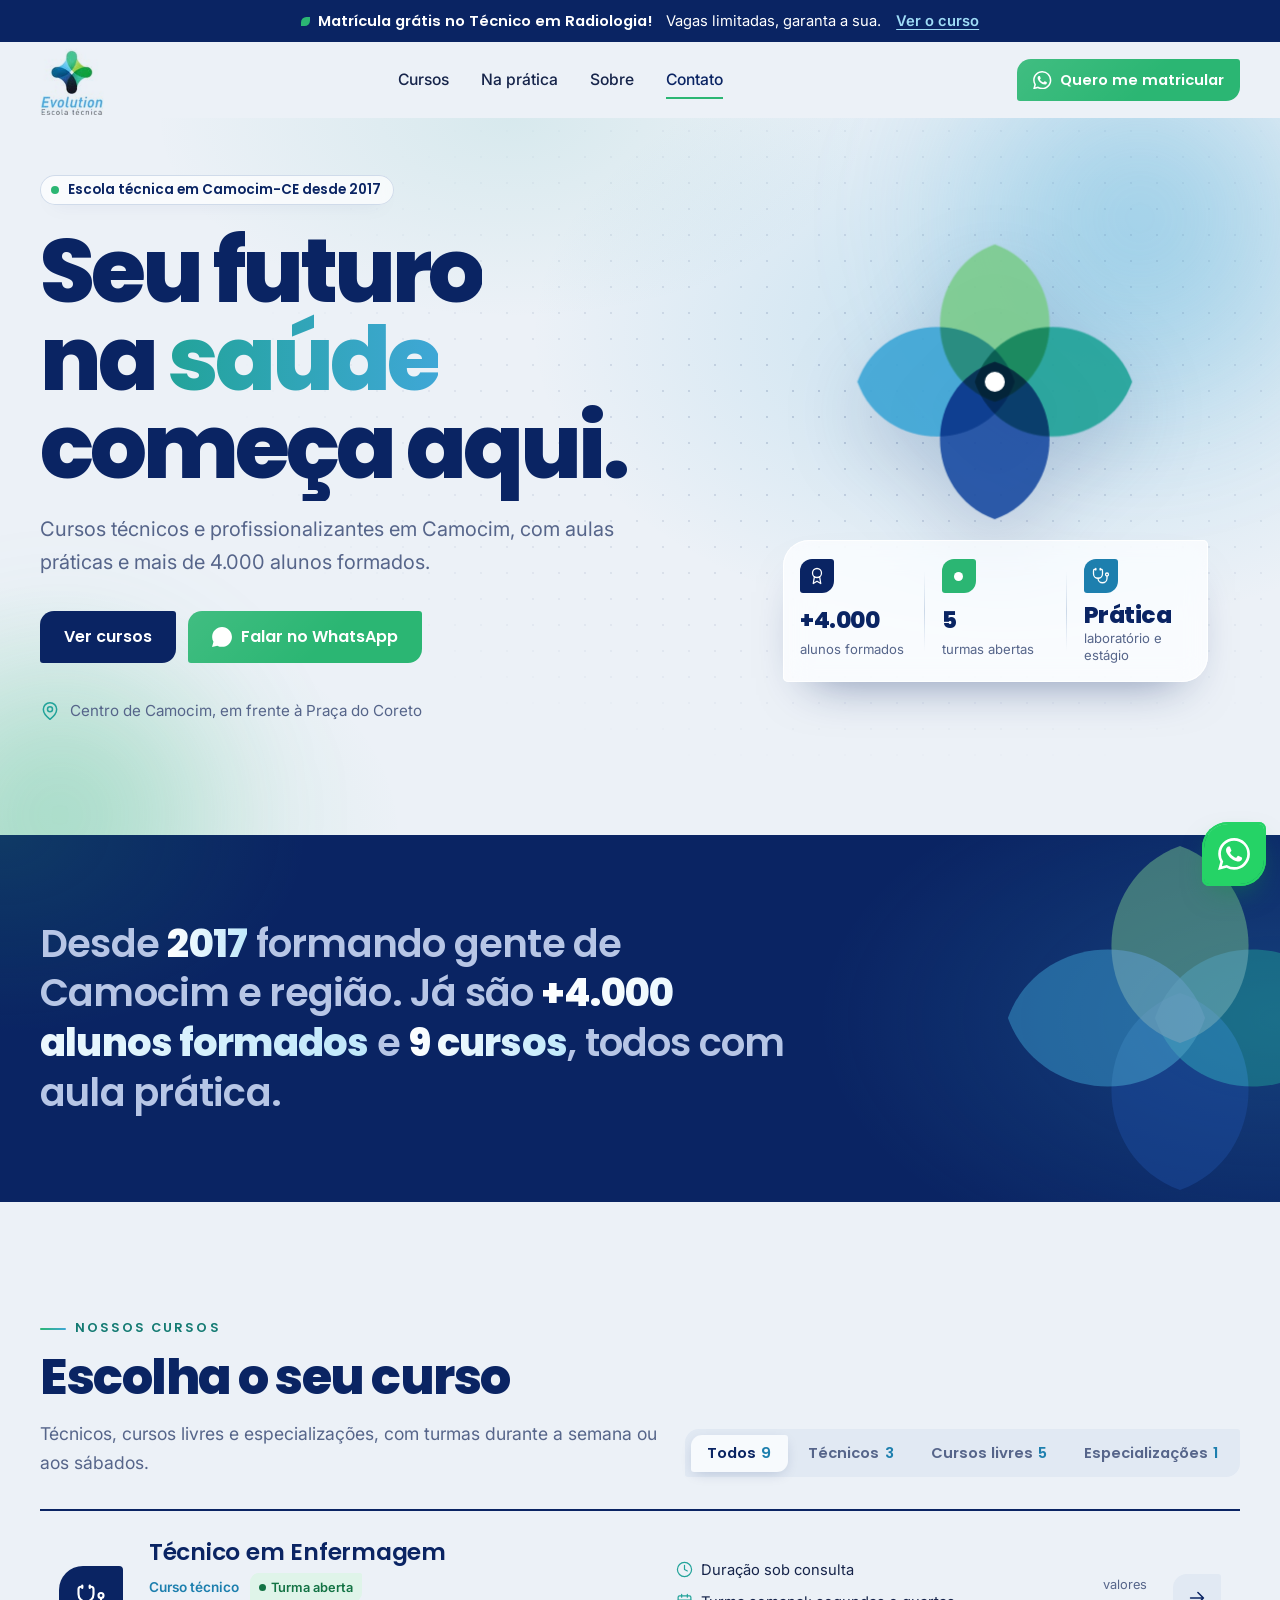
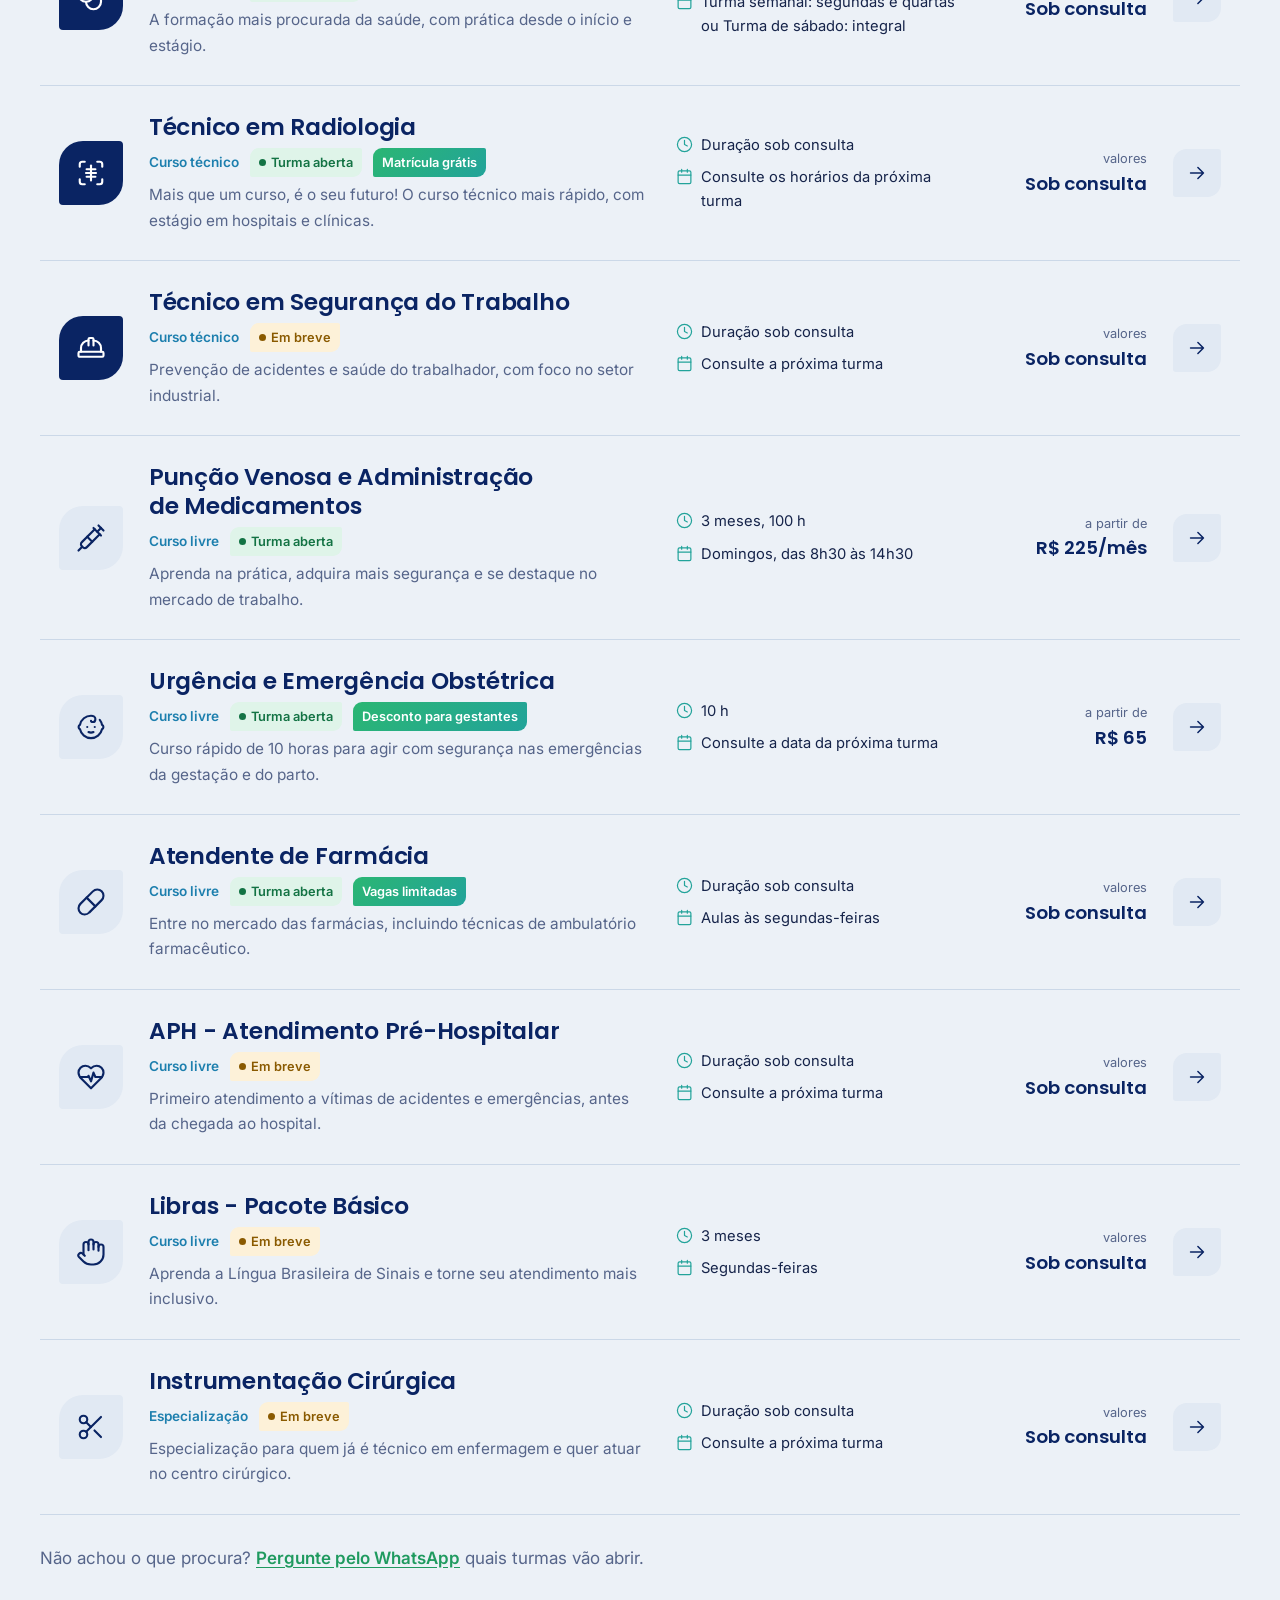
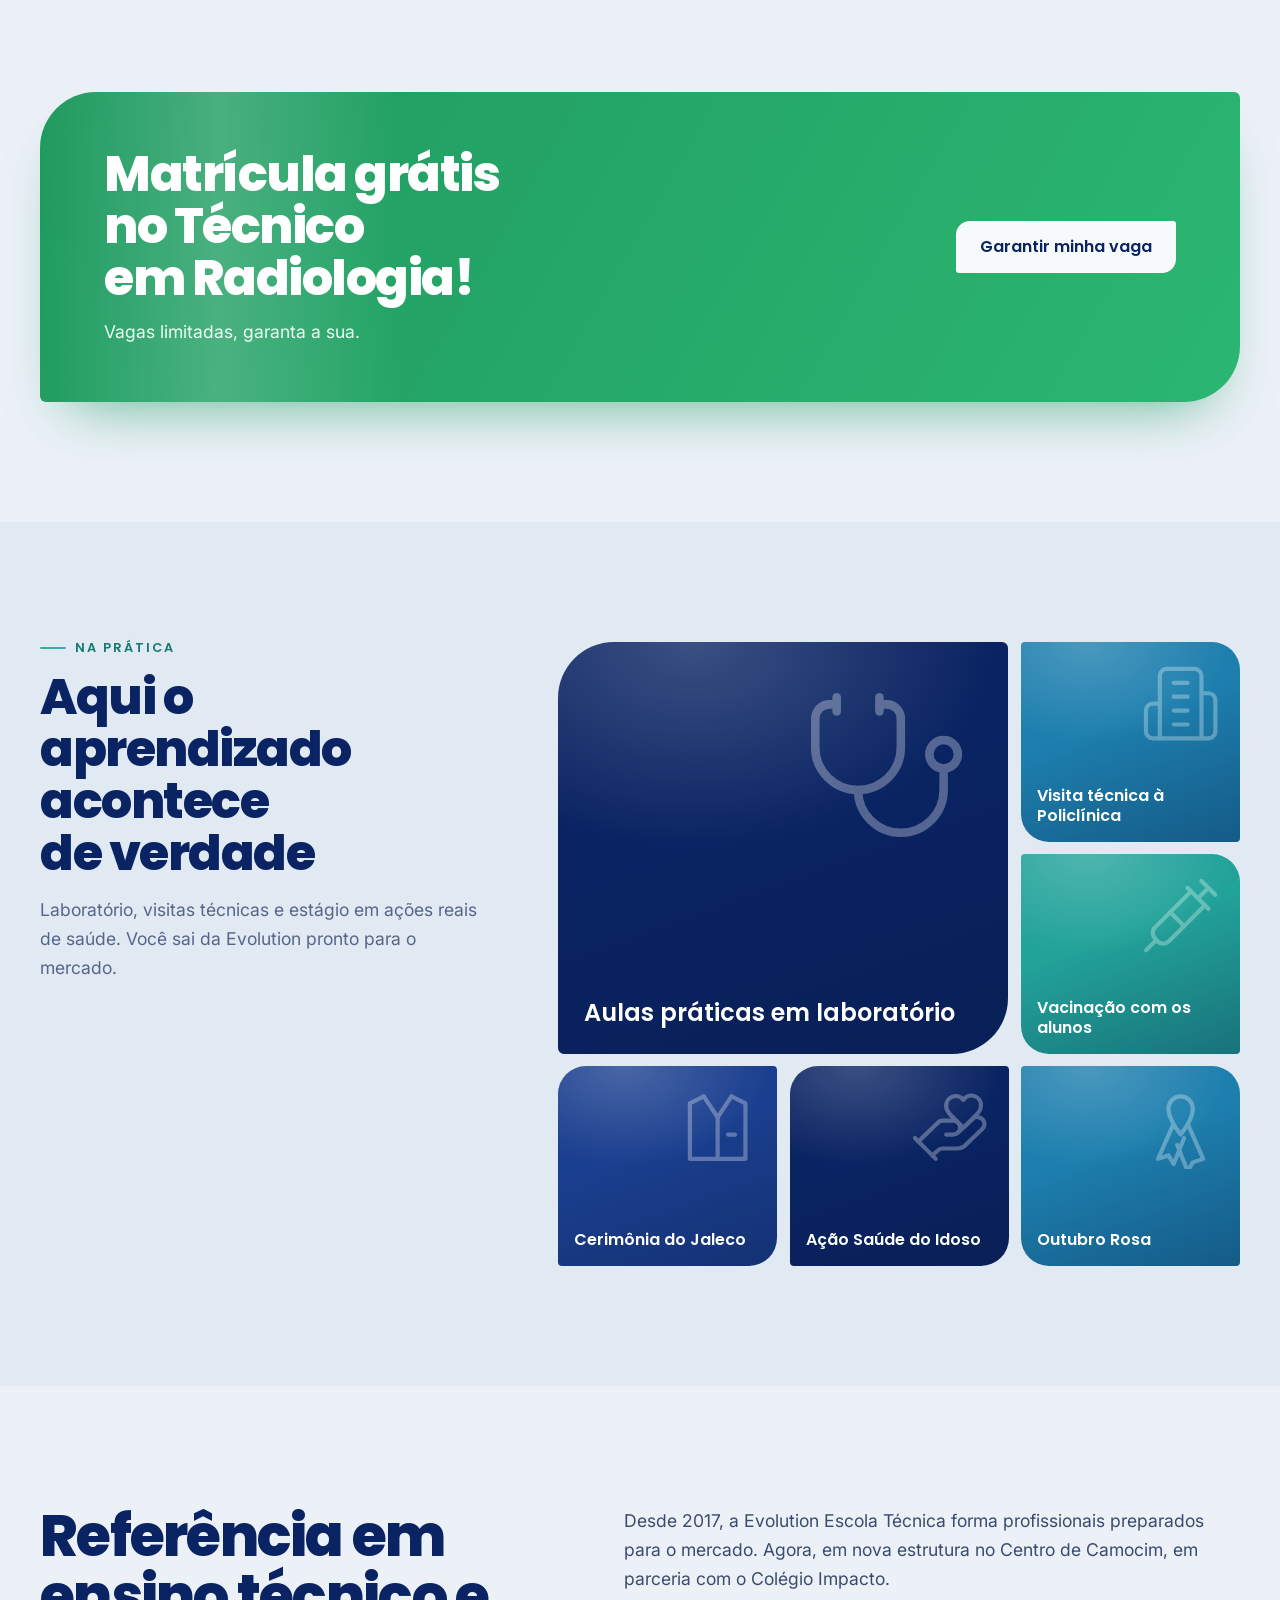
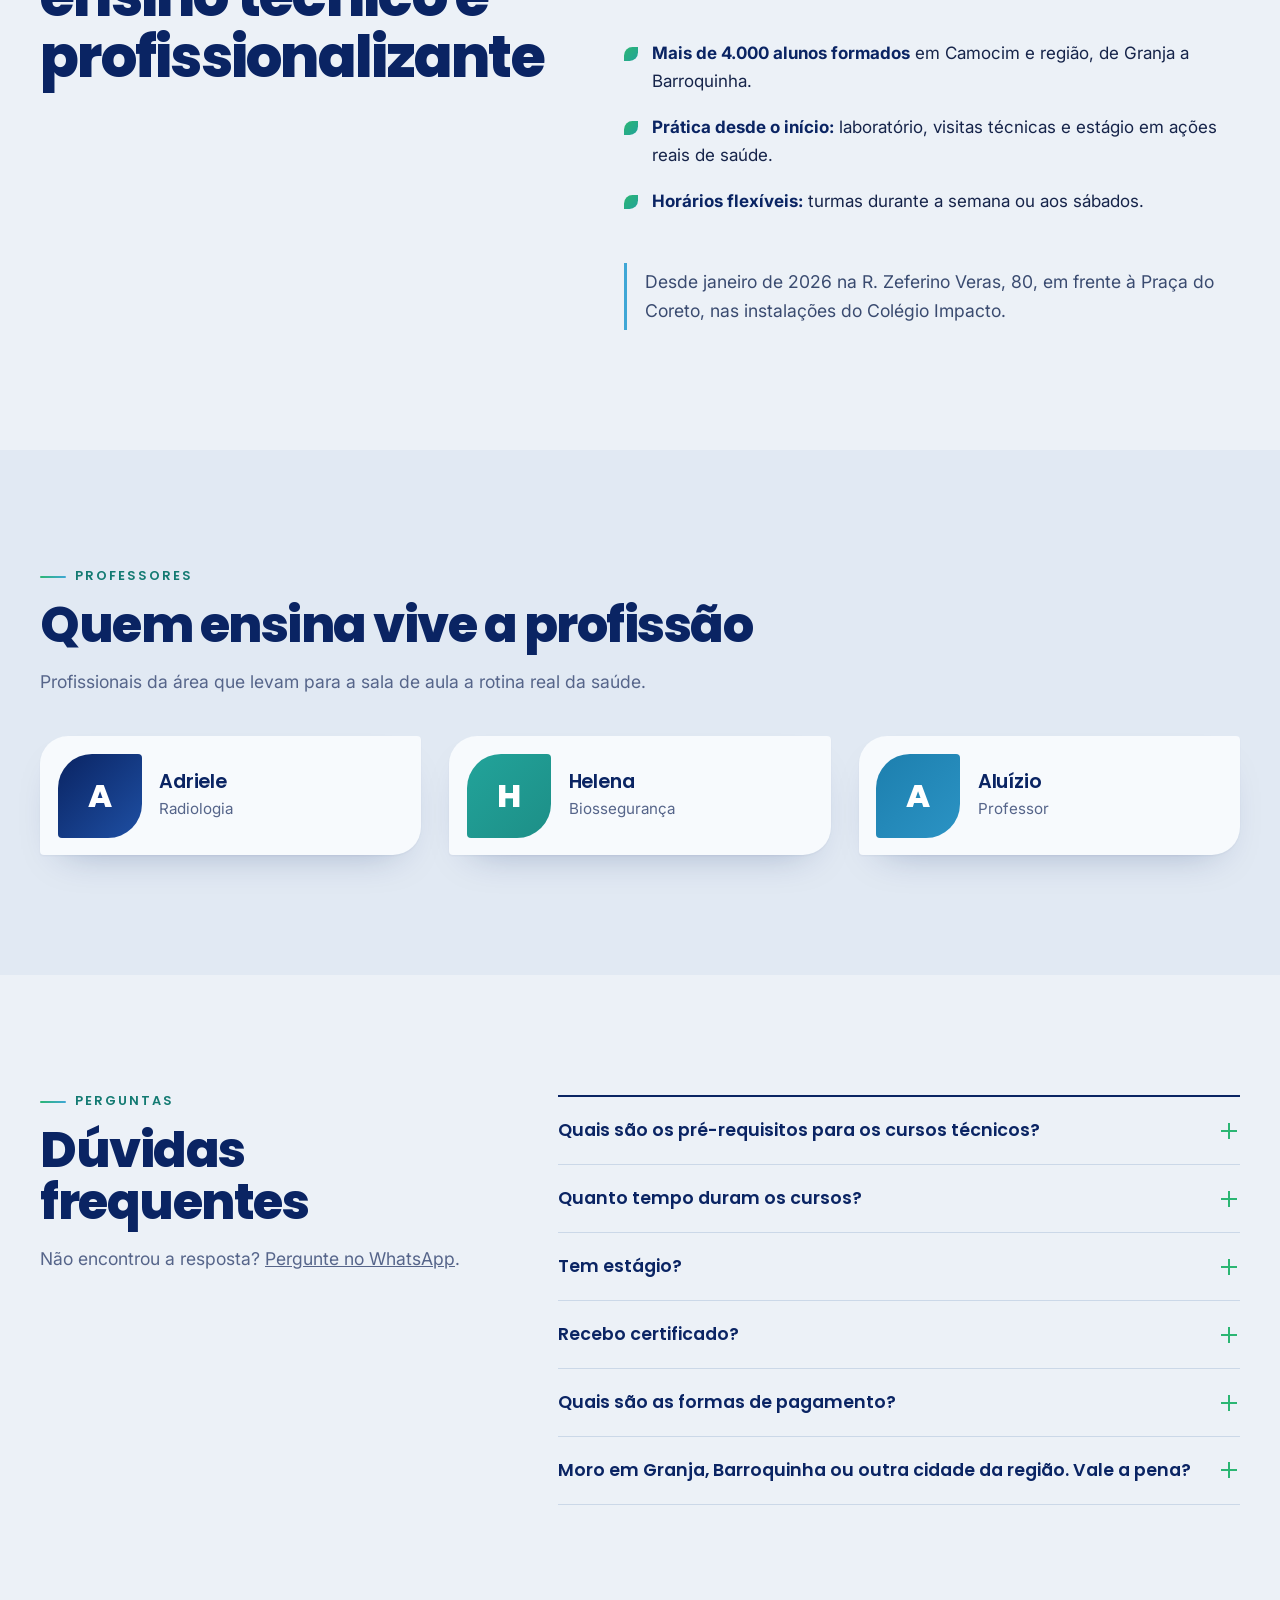
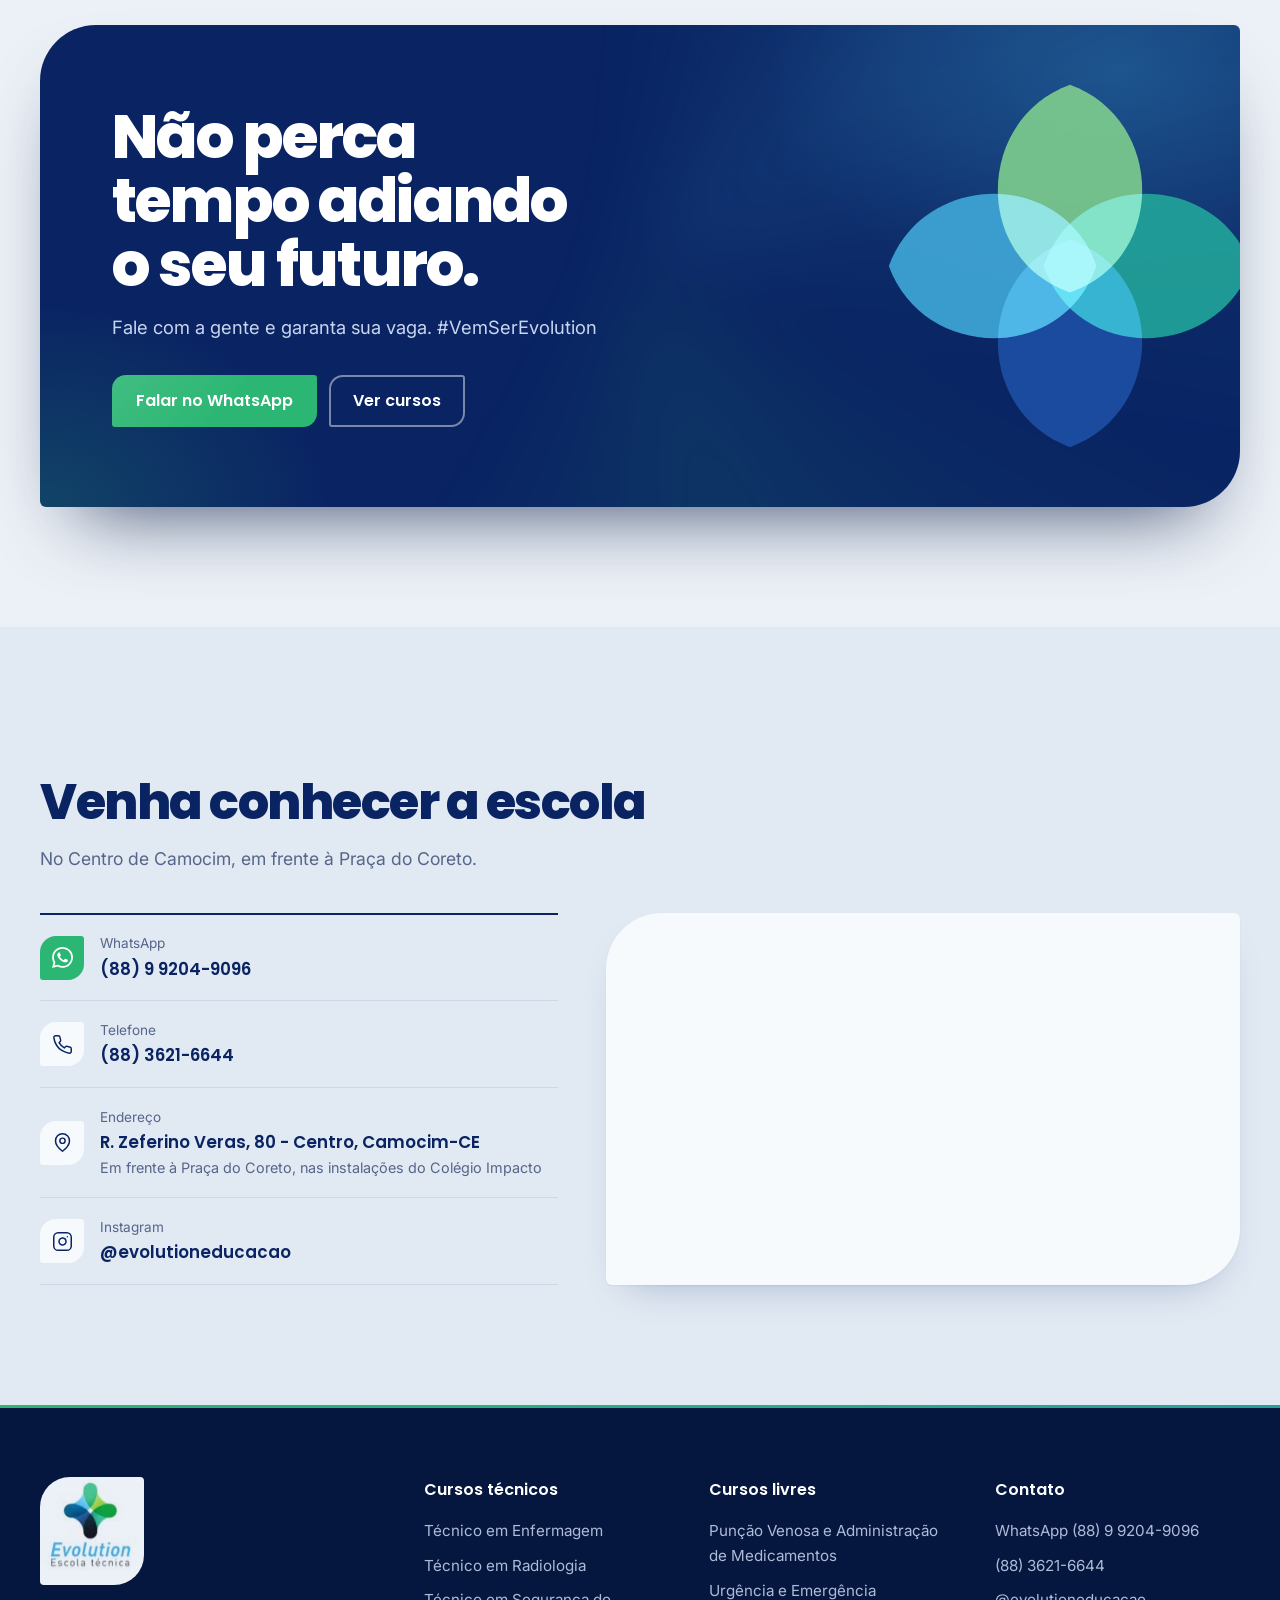
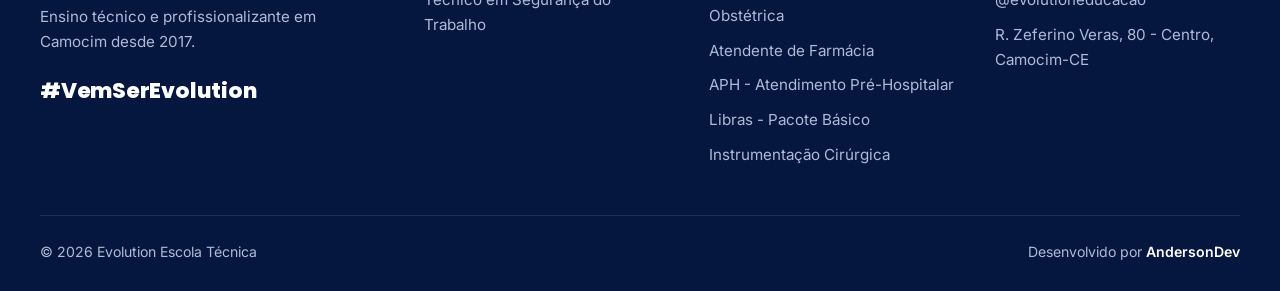
<file: index.html>
<!DOCTYPE html>
<html lang="pt-BR">
<head>
  <meta charset="UTF-8">
  <meta name="viewport" content="width=device-width, initial-scale=1">
  <title>Evolution Escola Técnica | Cursos técnicos na área da saúde em Camocim-CE</title>
  <meta name="description" content="Técnico em Enfermagem, Radiologia, Segurança do Trabalho e cursos livres na área da saúde em Camocim-CE. Aulas práticas, estágio e mais de 4.000 alunos formados desde 2017.">
  <meta name="theme-color" content="#0A2463">
  <meta property="og:type" content="website">
  <meta property="og:locale" content="pt_BR">
  <meta property="og:site_name" content="Evolution Escola Técnica">
  <meta property="og:title" content="Evolution Escola Técnica | Seu futuro na saúde começa aqui">
  <meta property="og:description" content="Cursos técnicos e profissionalizantes em Camocim-CE, com aulas práticas e mais de 4.000 alunos formados.">
  <meta property="og:image" content="assets/logo.jpg">
  <link rel="icon" href="assets/logo.jpg">
  <link rel="preconnect" href="https://fonts.googleapis.com">
  <link rel="preconnect" href="https://fonts.gstatic.com" crossorigin>
  <link href="https://fonts.googleapis.com/css2?family=Inter:wght@400;500;600&family=Poppins:wght@600;800&display=swap" rel="stylesheet">
  <link rel="stylesheet" href="css/style.css">
  <script type="application/ld+json">
  {
    "@context": "https://schema.org",
    "@type": "EducationalOrganization",
    "name": "Evolution Escola Técnica",
    "alternateName": ["Evolution Educação", "Escola Evolution"],
    "description": "Escola técnica e profissionalizante na área da saúde em Camocim-CE.",
    "foundingDate": "2017-10",
    "telephone": "+55-88-3621-6644",
    "address": {
      "@type": "PostalAddress",
      "streetAddress": "R. Zeferino Veras, 80 - Centro",
      "addressLocality": "Camocim",
      "addressRegion": "CE",
      "addressCountry": "BR"
    },
    "sameAs": ["https://instagram.com/evolutioneducacao"]
  }
  </script>
</head>
<body data-page="home">
  <div id="site-header"></div>

  <main>
    <section class="hero">
      <div class="hero-grid" aria-hidden="true"></div>
      <div class="wrap">
        <div>
          <span class="hero-badge"><i aria-hidden="true"></i>Escola técnica em Camocim-CE desde 2017</span>
          <h1>Seu futuro na <span class="accent">saúde</span> começa aqui.</h1>
          <p class="lead">Cursos técnicos e profissionalizantes em Camocim, com aulas práticas e mais de 4.000 alunos formados.</p>
          <div class="hero-actions">
            <a class="btn btn-navy" href="#cursos">Ver cursos</a>
            <a class="btn btn-go" data-wa="" href="#" target="_blank" rel="noopener">
              <svg viewBox="0 0 24 24" aria-hidden="true"><path fill="currentColor" d="M12.05 0C5.5 0 .16 5.34.16 11.89c0 2.1.55 4.14 1.59 5.95L.06 24l6.3-1.65a11.88 11.88 0 0 0 5.69 1.45c6.55 0 11.89-5.34 11.89-11.89S18.6 0 12.05 0Zm5.42 14.38c-.3-.15-1.76-.87-2.03-.97-.27-.1-.47-.15-.67.15-.2.3-.77.97-.94 1.16-.17.2-.35.22-.64.08-.3-.15-1.26-.46-2.39-1.48-.88-.79-1.48-1.76-1.65-2.06-.17-.3-.02-.46.13-.6.13-.14.3-.35.45-.52.15-.18.2-.3.3-.5.1-.2.05-.37-.03-.52-.07-.15-.67-1.61-.91-2.2-.24-.58-.49-.5-.67-.51h-.57c-.2 0-.52.07-.8.37-.27.3-1.04 1.02-1.04 2.48 0 1.46 1.07 2.88 1.21 3.07.15.2 2.1 3.2 5.08 4.49 2.5 1.08 3 .87 3.57.75.57-.09 1.76-.72 2-1.42.25-.7.25-1.29.18-1.41-.08-.13-.27-.2-.57-.35Z"/></svg>
              Falar no WhatsApp
            </a>
          </div>
          <p class="hero-where">
            <svg viewBox="0 0 24 24" fill="none" stroke="currentColor" stroke-width="1.8" stroke-linecap="round" stroke-linejoin="round" aria-hidden="true"><path d="M20 10c0 6-8 12-8 12s-8-6-8-12a8 8 0 0 1 16 0Z"/><circle cx="12" cy="10" r="3"/></svg>
            Centro de Camocim, em frente à Praça do Coreto
          </p>
        </div>
        <div class="hero-art" id="hero-art"></div>
      </div>
    </section>

    <section class="facts" aria-label="A Evolution em números">
      <span data-petals="dark"></span>
      <div class="wrap">
        <p>Desde <b>2017</b> formando gente de Camocim e região. Já são <b>+<span id="f-formados">4.000</span> alunos formados</b> e <b><span id="f-cursos">9</span> cursos</b>, todos com aula prática.</p>
      </div>
    </section>

    <section class="section" id="cursos">
      <div class="wrap">
        <div class="catalog-top">
          <div class="head">
            <span class="eyebrow">Nossos cursos</span>
            <h2>Escolha o seu curso</h2>
            <p>Técnicos, cursos livres e especializações, com turmas durante a semana ou aos sábados.</p>
          </div>
          <div class="filters" role="group" aria-label="Filtrar cursos">
            <button class="filter active" data-filter="todos" aria-pressed="true">Todos</button>
            <button class="filter" data-filter="tecnico" aria-pressed="false">Técnicos</button>
            <button class="filter" data-filter="livre" aria-pressed="false">Cursos livres</button>
            <button class="filter" data-filter="especializacao" aria-pressed="false">Especializações</button>
          </div>
        </div>
        <ul class="catalog" id="catalog"></ul>
        <p class="catalog-note">Não achou o que procura? <a data-wa="" href="#" target="_blank" rel="noopener">Pergunte pelo WhatsApp</a> quais turmas vão abrir.</p>
      </div>
    </section>

    <section class="promo" id="promo">
      <div class="wrap">
        <div class="promo-box">
          <div>
            <h2 id="promo-title"></h2>
            <p id="promo-text"></p>
          </div>
          <a class="btn btn-light" id="promo-btn" href="#" target="_blank" rel="noopener">Garantir minha vaga</a>
        </div>
      </div>
    </section>

    <section class="section ice" id="pratica">
      <div class="wrap practice">
        <div class="head">
          <span class="eyebrow">Na prática</span>
          <h2>Aqui o aprendizado acontece de verdade</h2>
          <p>Laboratório, visitas técnicas e estágio em ações reais de saúde. Você sai da Evolution pronto para o mercado.</p>
        </div>
        <div class="gallery" id="gallery"></div>
      </div>
    </section>

    <section class="section" id="sobre">
      <div class="wrap about">
        <div class="about-art">
          <div class="frame" id="about-frame"></div>
          <div class="since"><strong>2017</strong><span>ensinando em Camocim</span></div>
        </div>
        <div class="about-text">
          <h2>Referência em ensino técnico e profissionalizante</h2>
          <p>Desde 2017, a Evolution Escola Técnica forma profissionais preparados para o mercado. Agora, em nova estrutura no Centro de Camocim, em parceria com o Colégio Impacto.</p>
          <ul class="points">
            <li><span><strong>Mais de 4.000 alunos formados</strong> em Camocim e região, de Granja a Barroquinha.</span></li>
            <li><span><strong>Prática desde o início:</strong> laboratório, visitas técnicas e estágio em ações reais de saúde.</span></li>
            <li><span><strong>Horários flexíveis:</strong> turmas durante a semana ou aos sábados.</span></li>
          </ul>
          <p class="address-note">Desde janeiro de 2026 na R. Zeferino Veras, 80, em frente à Praça do Coreto, nas instalações do Colégio Impacto.</p>
        </div>
      </div>
    </section>

    <section class="section ice" id="professores">
      <div class="wrap">
        <div class="head">
          <span class="eyebrow">Professores</span>
          <h2>Quem ensina vive a profissão</h2>
          <p>Profissionais da área que levam para a sala de aula a rotina real da saúde.</p>
        </div>
        <div class="teachers" id="teachers"></div>
      </div>
    </section>

    <section class="section" id="depoimentos">
      <div class="wrap">
        <div class="head">
          <span class="eyebrow">Depoimentos</span>
          <h2>Quem estudou aqui conta</h2>
        </div>
        <div class="testimonials" id="testimonials"></div>
      </div>
    </section>

    <section class="section" id="duvidas">
      <div class="wrap faq-wrap">
        <div class="head">
          <span class="eyebrow">Perguntas</span>
          <h2>Dúvidas frequentes</h2>
          <p>Não encontrou a resposta? <a data-wa="" href="#" target="_blank" rel="noopener">Pergunte no WhatsApp</a>.</p>
        </div>
        <div class="faq" id="faq"></div>
      </div>
    </section>

    <section class="section" style="padding-top:0">
      <div class="wrap">
        <div class="closing">
          <span data-petals="dark"></span>
          <h2>Não perca tempo adiando o seu futuro.</h2>
          <p>Fale com a gente e garanta sua vaga. #VemSerEvolution</p>
          <div class="hero-actions">
            <a class="btn btn-go" data-wa="" href="#" target="_blank" rel="noopener">Falar no WhatsApp</a>
            <a class="btn btn-ghost" href="#cursos">Ver cursos</a>
          </div>
        </div>
      </div>
    </section>

    <section class="section ice" id="contato">
      <div class="wrap">
        <div class="head">
          <span class="eyebrow">Contato</span>
          <h2>Venha conhecer a escola</h2>
          <p>No Centro de Camocim, em frente à Praça do Coreto.</p>
        </div>
        <div class="contact">
          <ul class="contact-list" id="contact-list"></ul>
          <div class="map" id="map"></div>
        </div>
      </div>
    </section>
  </main>

  <div id="site-footer"></div>

  <script src="js/cursos.js"></script>
  <script src="js/main.js"></script>
</body>
</html>
</file>
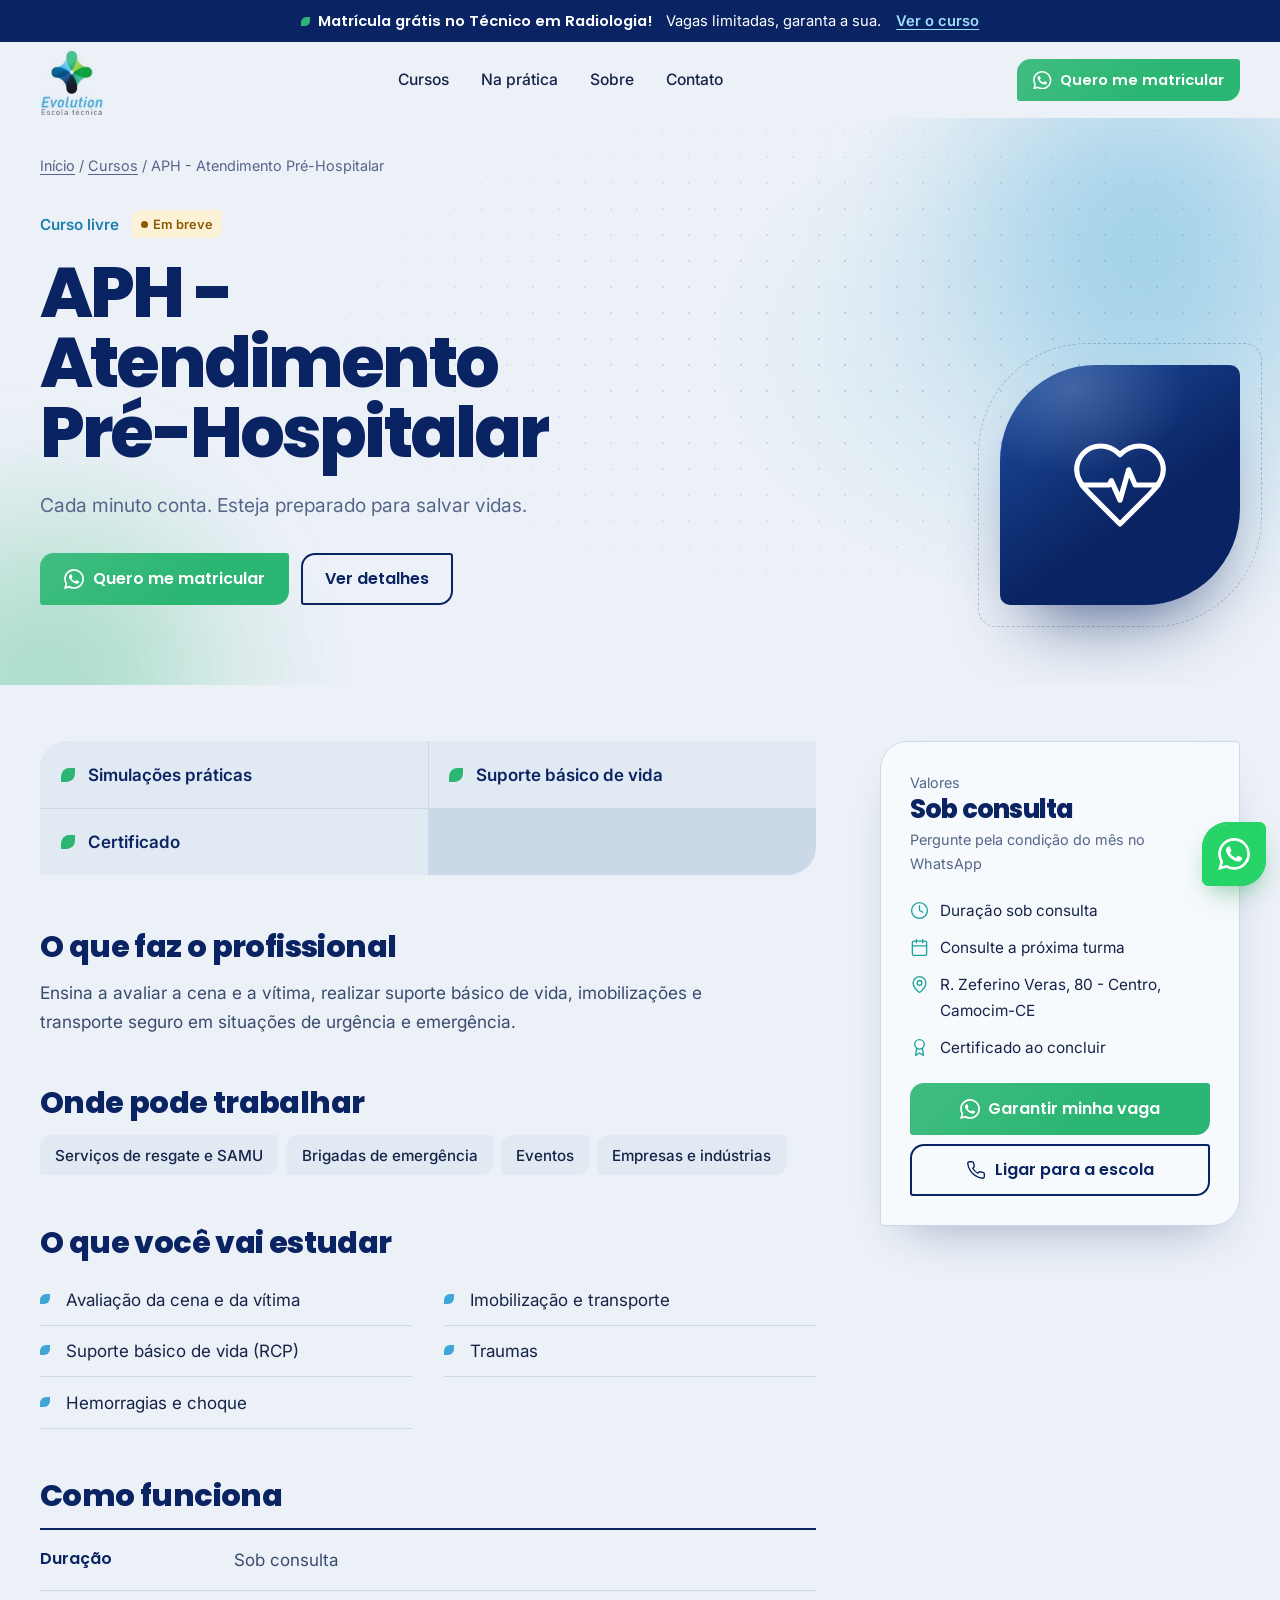
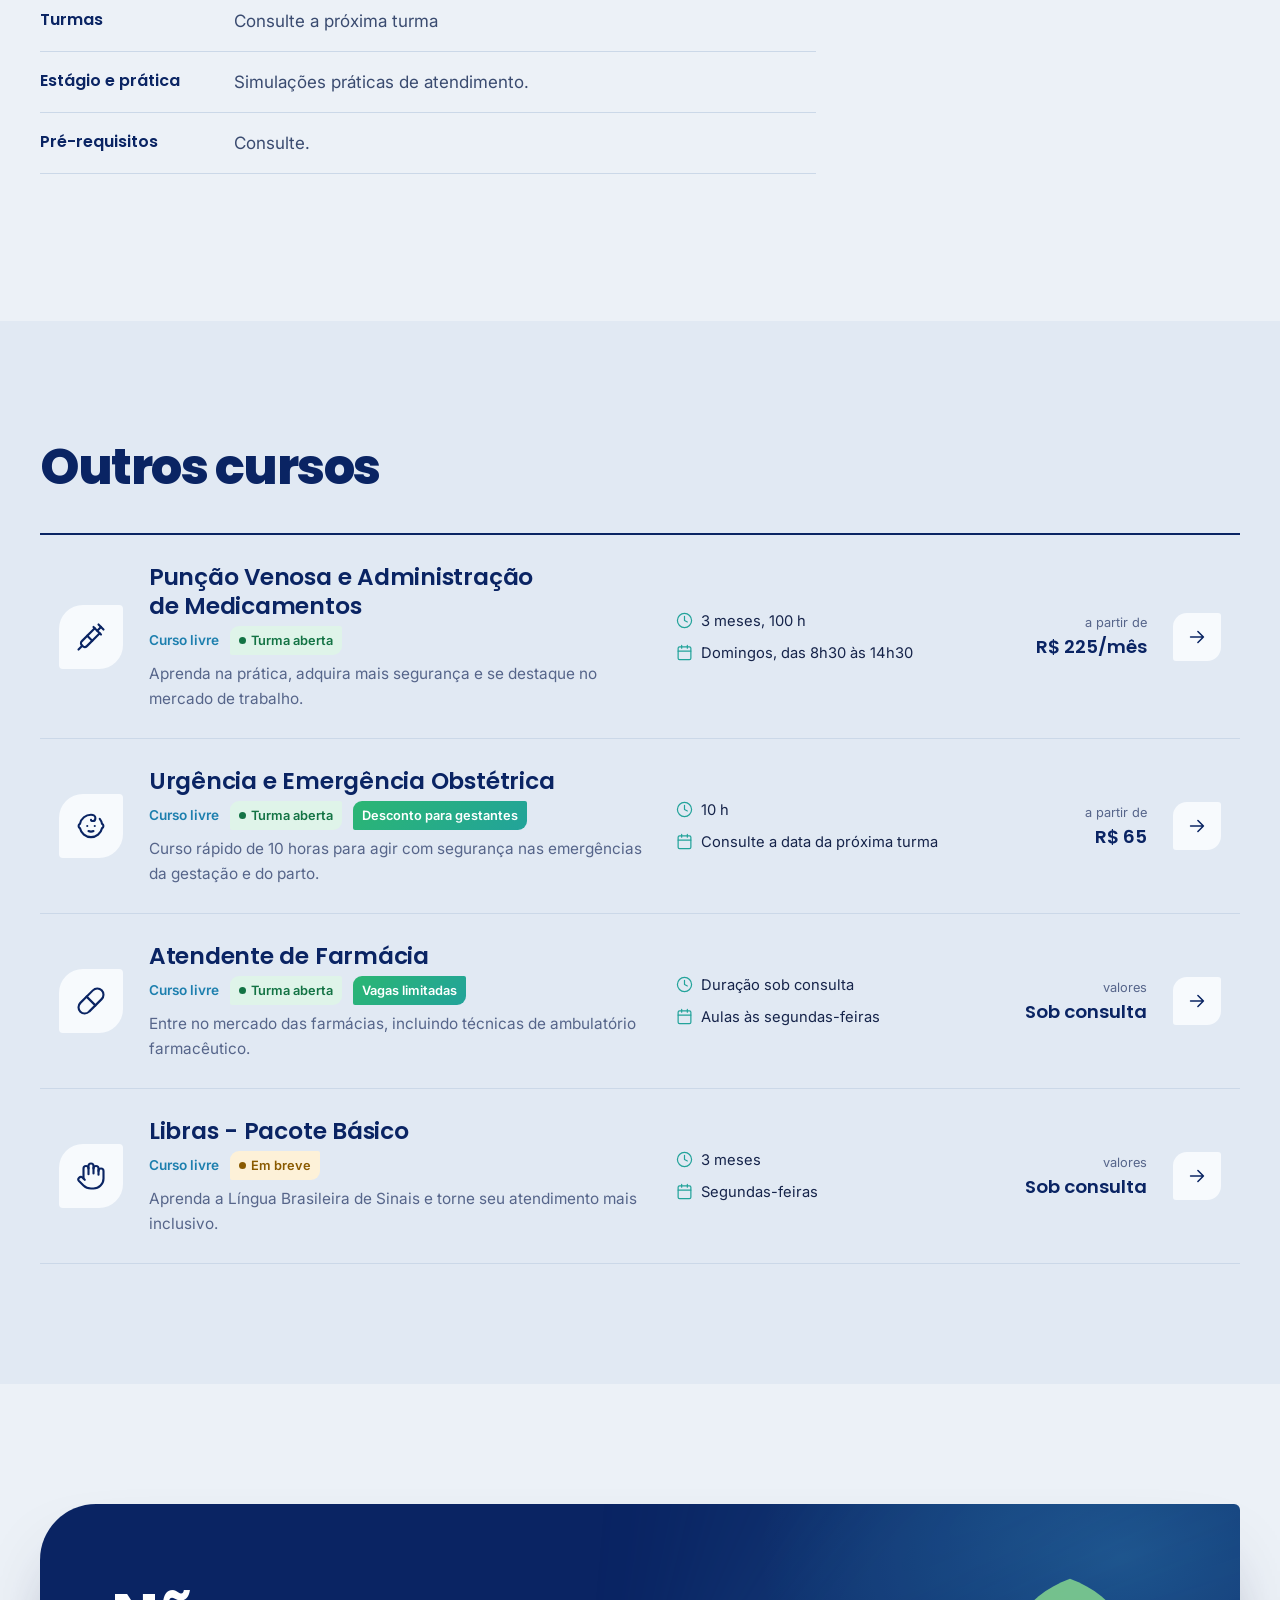
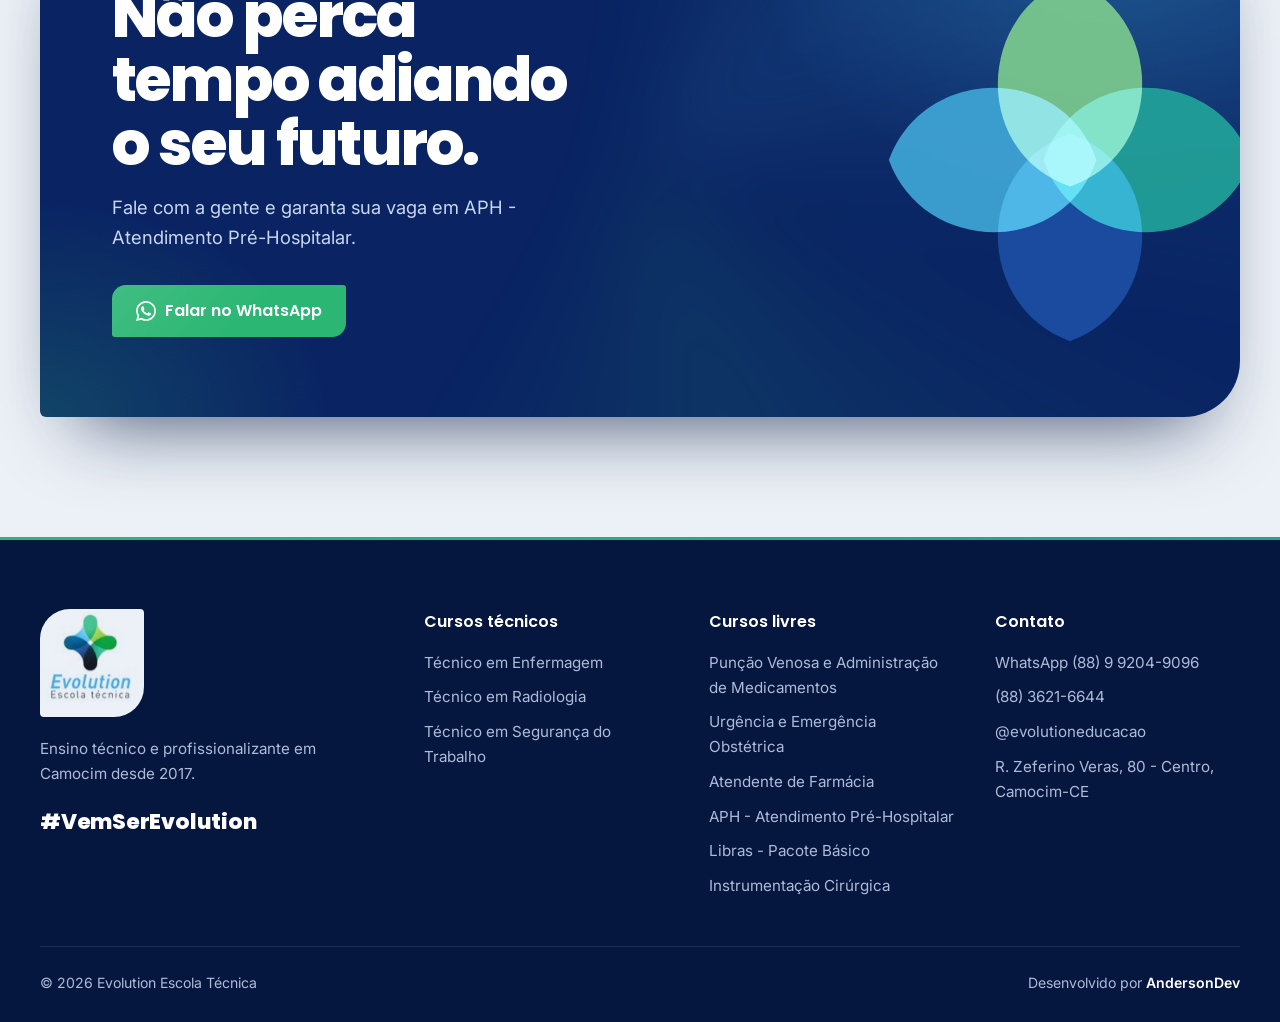
<file: cursos/aph.html>
<!DOCTYPE html>
<html lang="pt-BR">
<head>
  <meta charset="UTF-8">
  <meta name="viewport" content="width=device-width, initial-scale=1">
  <title>APH - Atendimento Pré-Hospitalar em Camocim-CE | Evolution Escola Técnica</title>
  <meta name="description" content="APH - Atendimento Pré-Hospitalar em Camocim-CE. Primeiro atendimento a vítimas de acidentes e emergências, antes da chegada ao hospital. Consulte a próxima turma.">
  <meta name="theme-color" content="#0A2463">
  <meta property="og:type" content="website">
  <meta property="og:locale" content="pt_BR">
  <meta property="og:site_name" content="Evolution Escola Técnica">
  <meta property="og:title" content="APH - Atendimento Pré-Hospitalar | Evolution Escola Técnica">
  <meta property="og:description" content="Primeiro atendimento a vítimas de acidentes e emergências, antes da chegada ao hospital.">
  <meta property="og:image" content="../assets/logo.jpg">
  <link rel="icon" href="../assets/logo.jpg">
  <link rel="preconnect" href="https://fonts.googleapis.com">
  <link rel="preconnect" href="https://fonts.gstatic.com" crossorigin>
  <link href="https://fonts.googleapis.com/css2?family=Inter:wght@400;500;600&family=Poppins:wght@600;800&display=swap" rel="stylesheet">
  <link rel="stylesheet" href="../css/style.css">
  <script type="application/ld+json">
  {"@context":"https://schema.org","@type":"Course","name":"APH - Atendimento Pré-Hospitalar","description":"Primeiro atendimento a vítimas de acidentes e emergências, antes da chegada ao hospital.","provider":{"@type":"EducationalOrganization","name":"Evolution Escola Técnica","address":"R. Zeferino Veras, 80 - Centro, Camocim-CE"}}
  </script>
</head>
<body data-page="curso" data-curso="aph" data-base="../">
  <div id="site-header"></div>
  <main id="curso">
    <noscript><div class="container section"><h1>APH - Atendimento Pré-Hospitalar</h1><p>Primeiro atendimento a vítimas de acidentes e emergências, antes da chegada ao hospital.</p></div></noscript>
  </main>
  <div id="site-footer"></div>
  <script src="../js/cursos.js"></script>
  <script src="../js/main.js"></script>
</body>
</html>
</file>
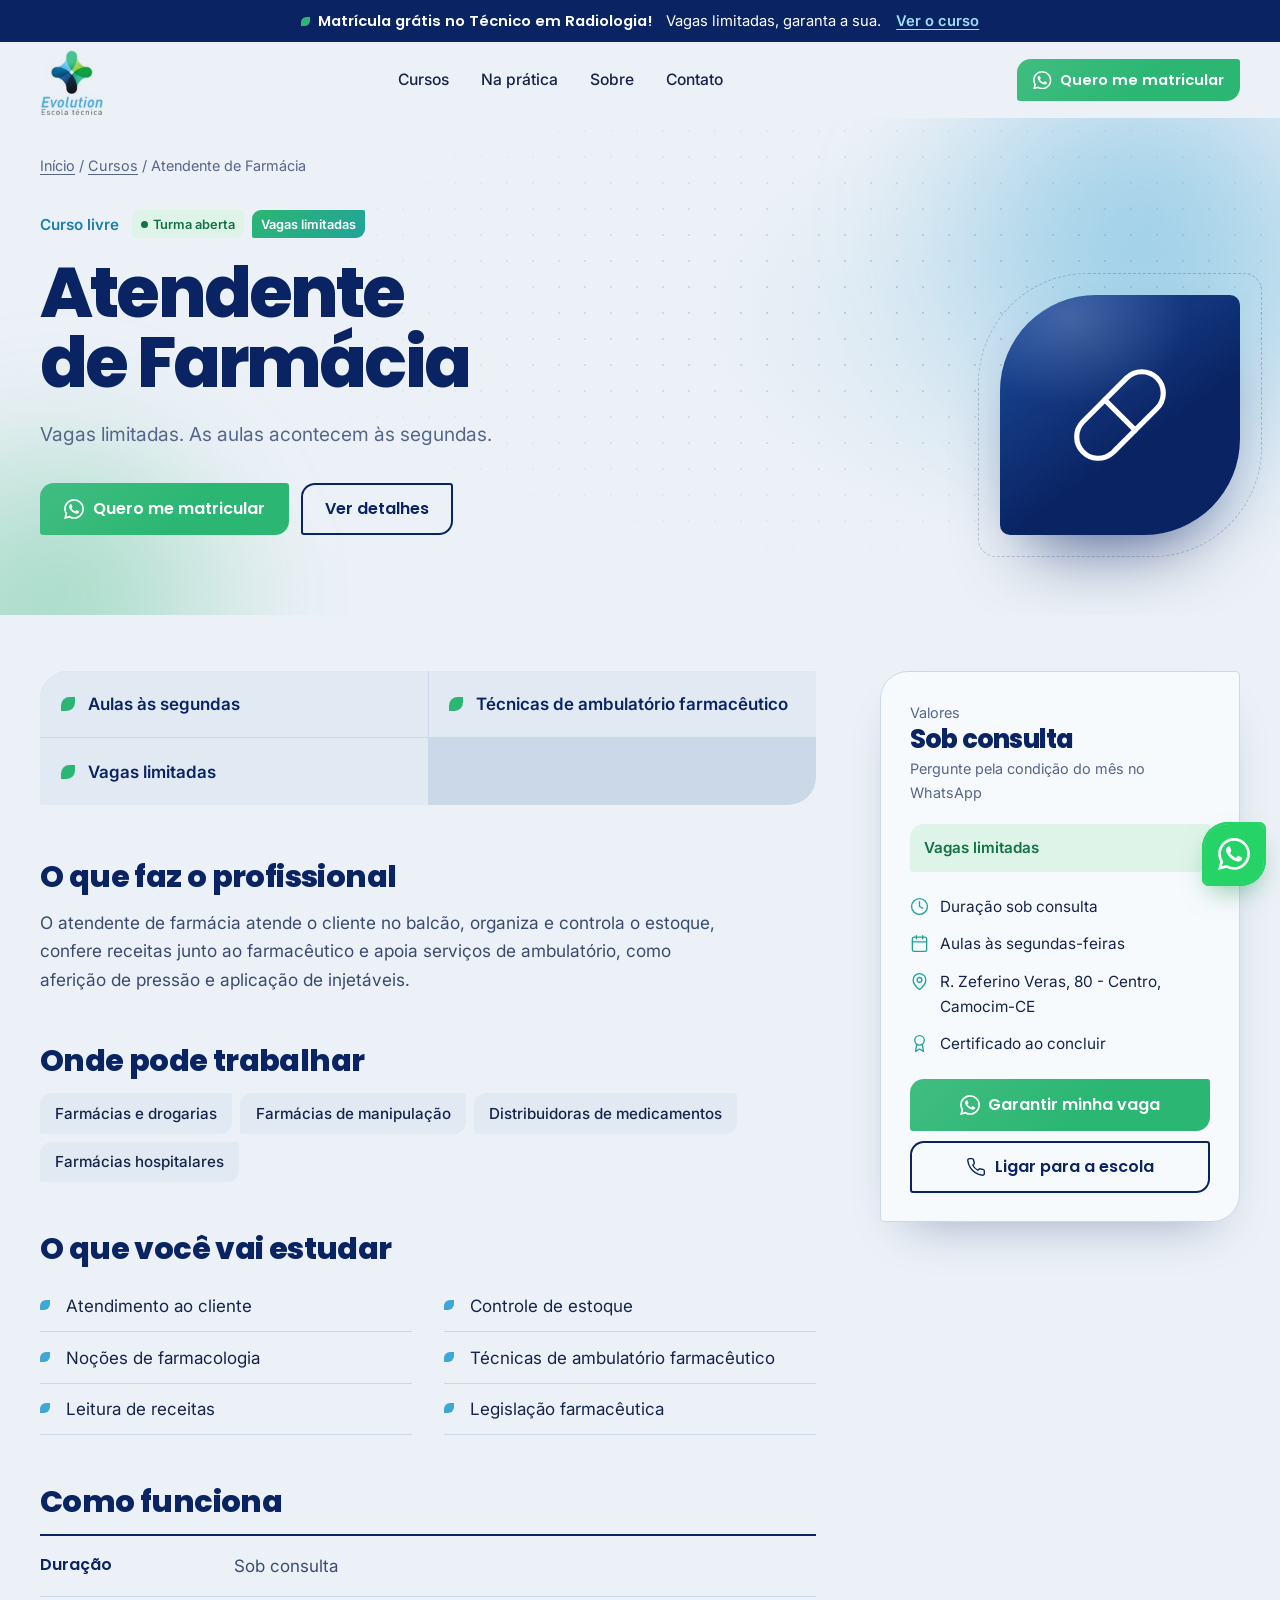
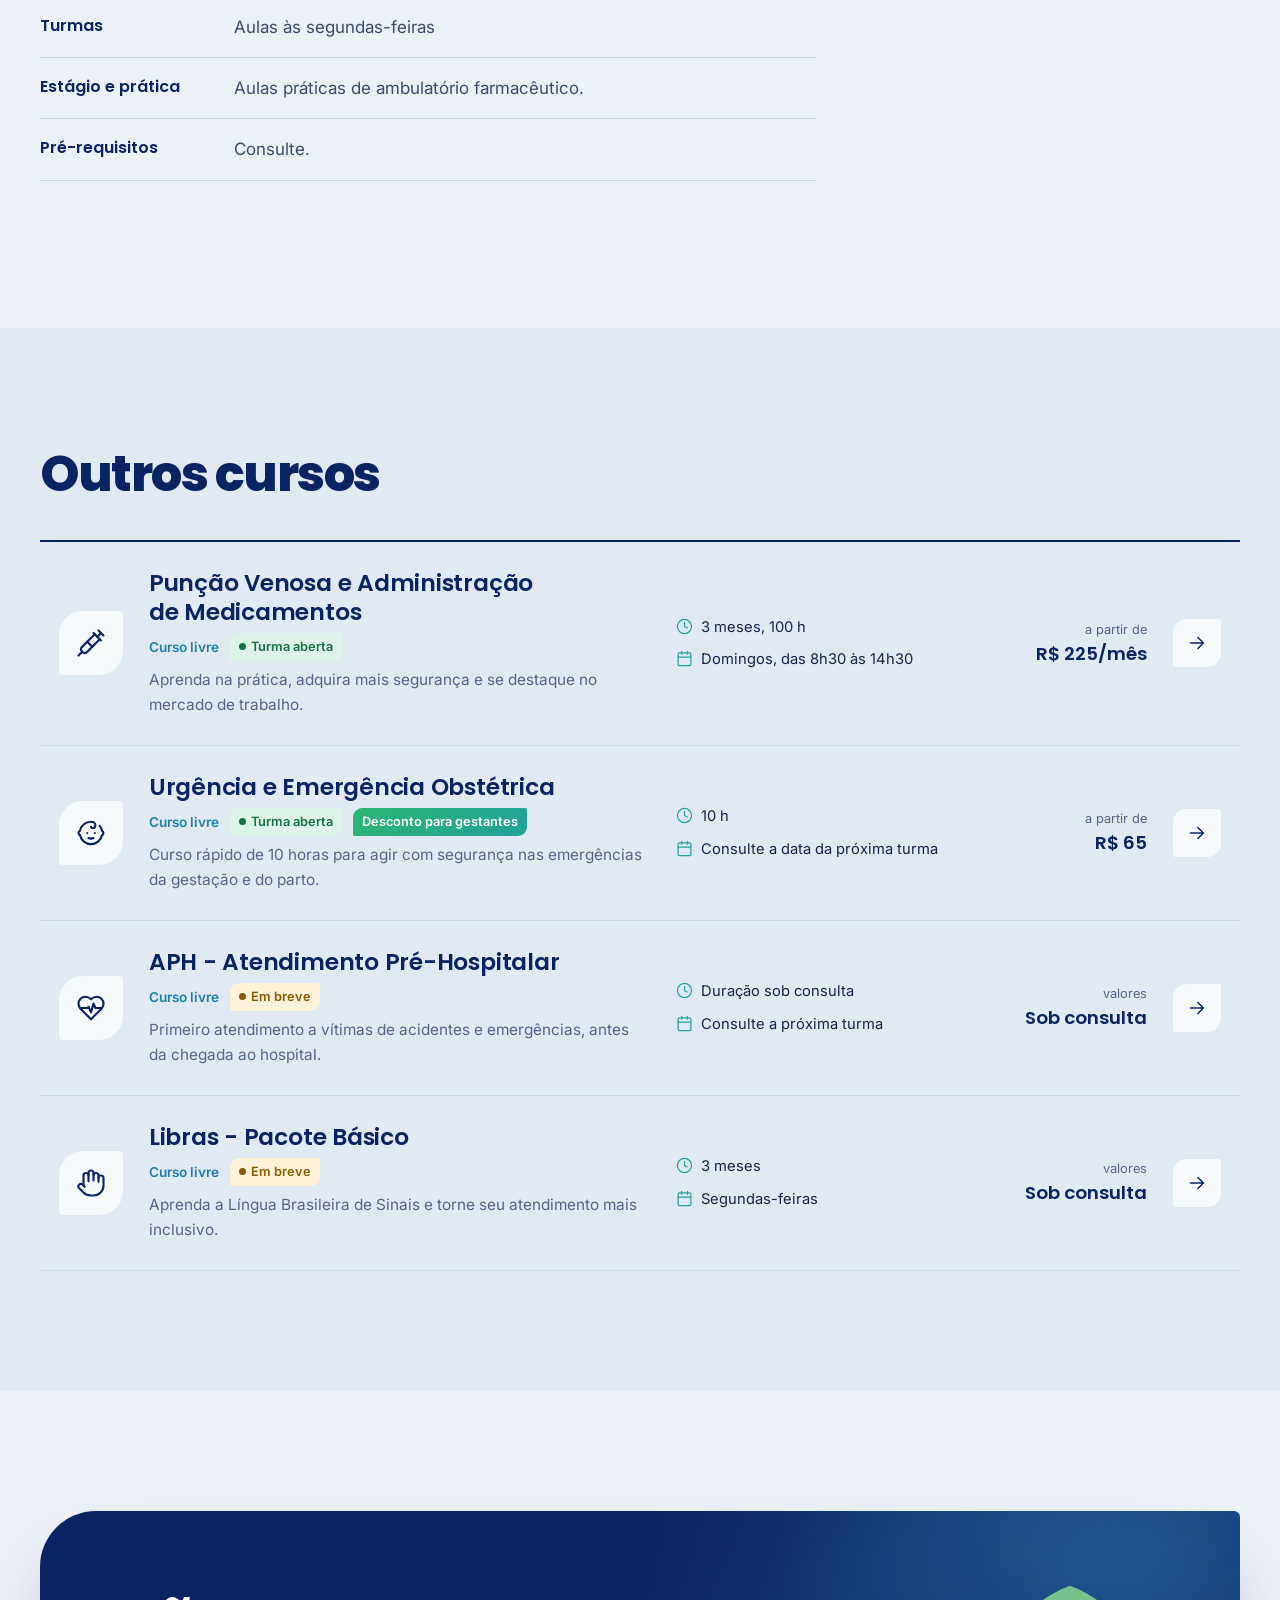
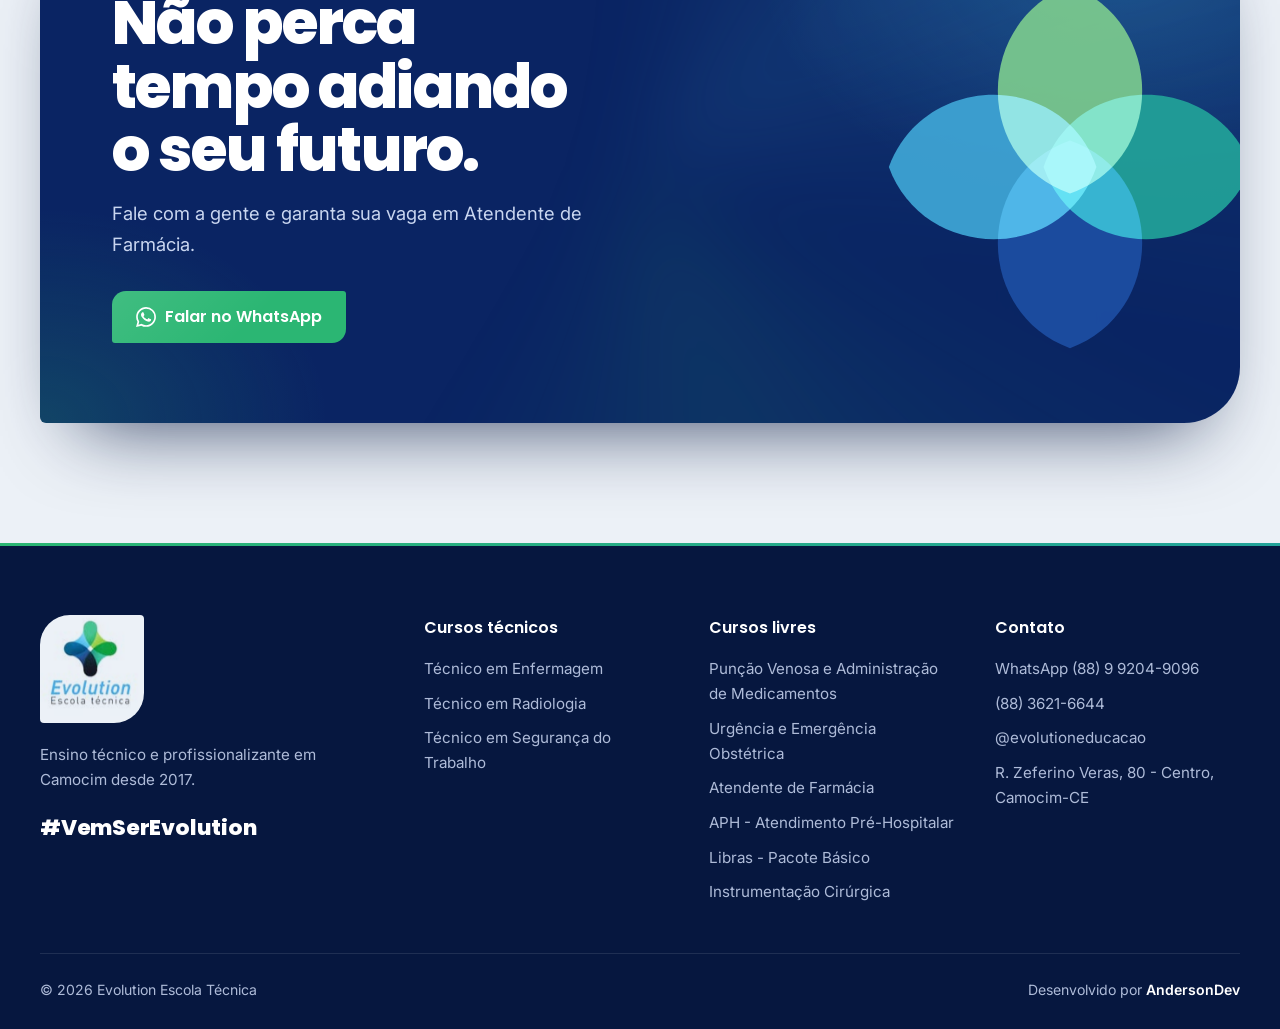
<file: cursos/atendente-de-farmacia.html>
<!DOCTYPE html>
<html lang="pt-BR">
<head>
  <meta charset="UTF-8">
  <meta name="viewport" content="width=device-width, initial-scale=1">
  <title>Atendente de Farmácia em Camocim-CE | Evolution Escola Técnica</title>
  <meta name="description" content="Atendente de Farmácia em Camocim-CE. Entre no mercado das farmácias, incluindo técnicas de ambulatório farmacêutico. Aulas às segundas-feiras.">
  <meta name="theme-color" content="#0A2463">
  <meta property="og:type" content="website">
  <meta property="og:locale" content="pt_BR">
  <meta property="og:site_name" content="Evolution Escola Técnica">
  <meta property="og:title" content="Atendente de Farmácia | Evolution Escola Técnica">
  <meta property="og:description" content="Entre no mercado das farmácias, incluindo técnicas de ambulatório farmacêutico.">
  <meta property="og:image" content="../assets/logo.jpg">
  <link rel="icon" href="../assets/logo.jpg">
  <link rel="preconnect" href="https://fonts.googleapis.com">
  <link rel="preconnect" href="https://fonts.gstatic.com" crossorigin>
  <link href="https://fonts.googleapis.com/css2?family=Inter:wght@400;500;600&family=Poppins:wght@600;800&display=swap" rel="stylesheet">
  <link rel="stylesheet" href="../css/style.css">
  <script type="application/ld+json">
  {"@context":"https://schema.org","@type":"Course","name":"Atendente de Farmácia","description":"Entre no mercado das farmácias, incluindo técnicas de ambulatório farmacêutico.","provider":{"@type":"EducationalOrganization","name":"Evolution Escola Técnica","address":"R. Zeferino Veras, 80 - Centro, Camocim-CE"}}
  </script>
</head>
<body data-page="curso" data-curso="atendente-de-farmacia" data-base="../">
  <div id="site-header"></div>
  <main id="curso">
    <noscript><div class="container section"><h1>Atendente de Farmácia</h1><p>Entre no mercado das farmácias, incluindo técnicas de ambulatório farmacêutico.</p></div></noscript>
  </main>
  <div id="site-footer"></div>
  <script src="../js/cursos.js"></script>
  <script src="../js/main.js"></script>
</body>
</html>
</file>
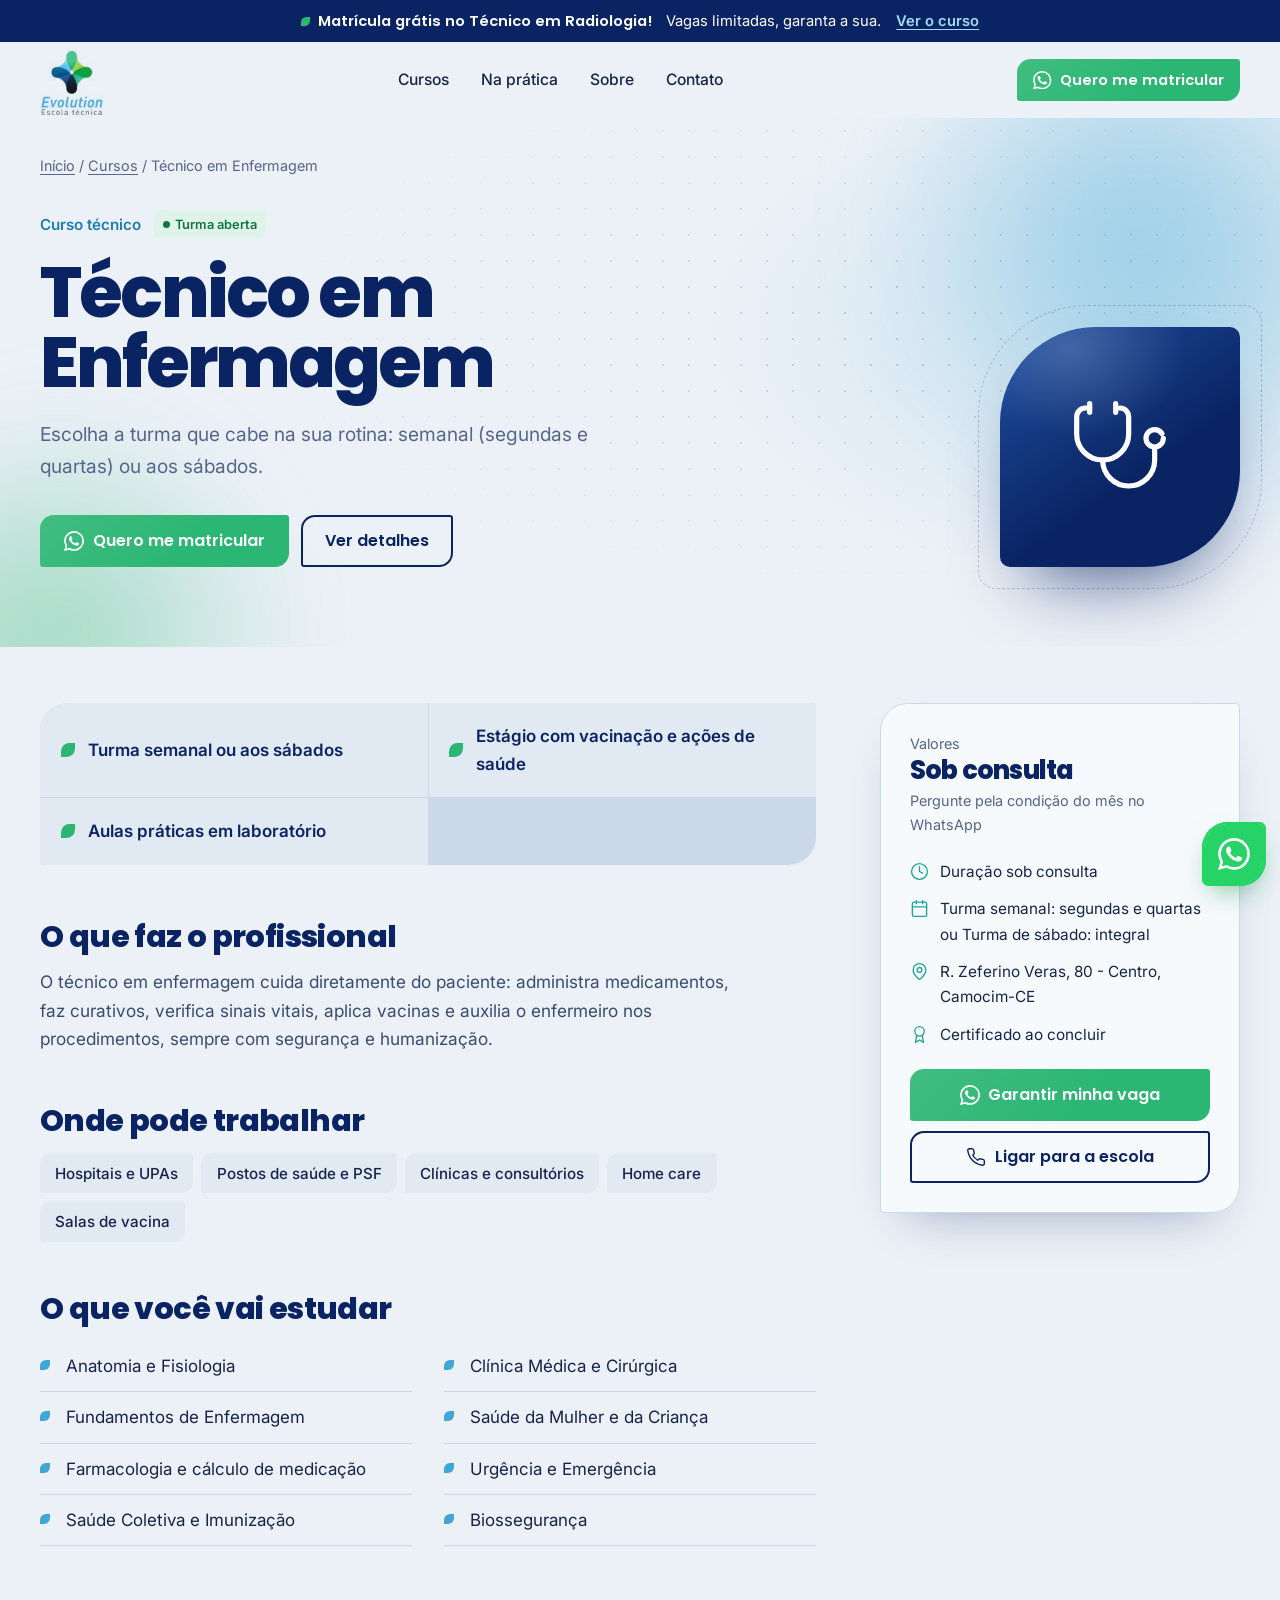
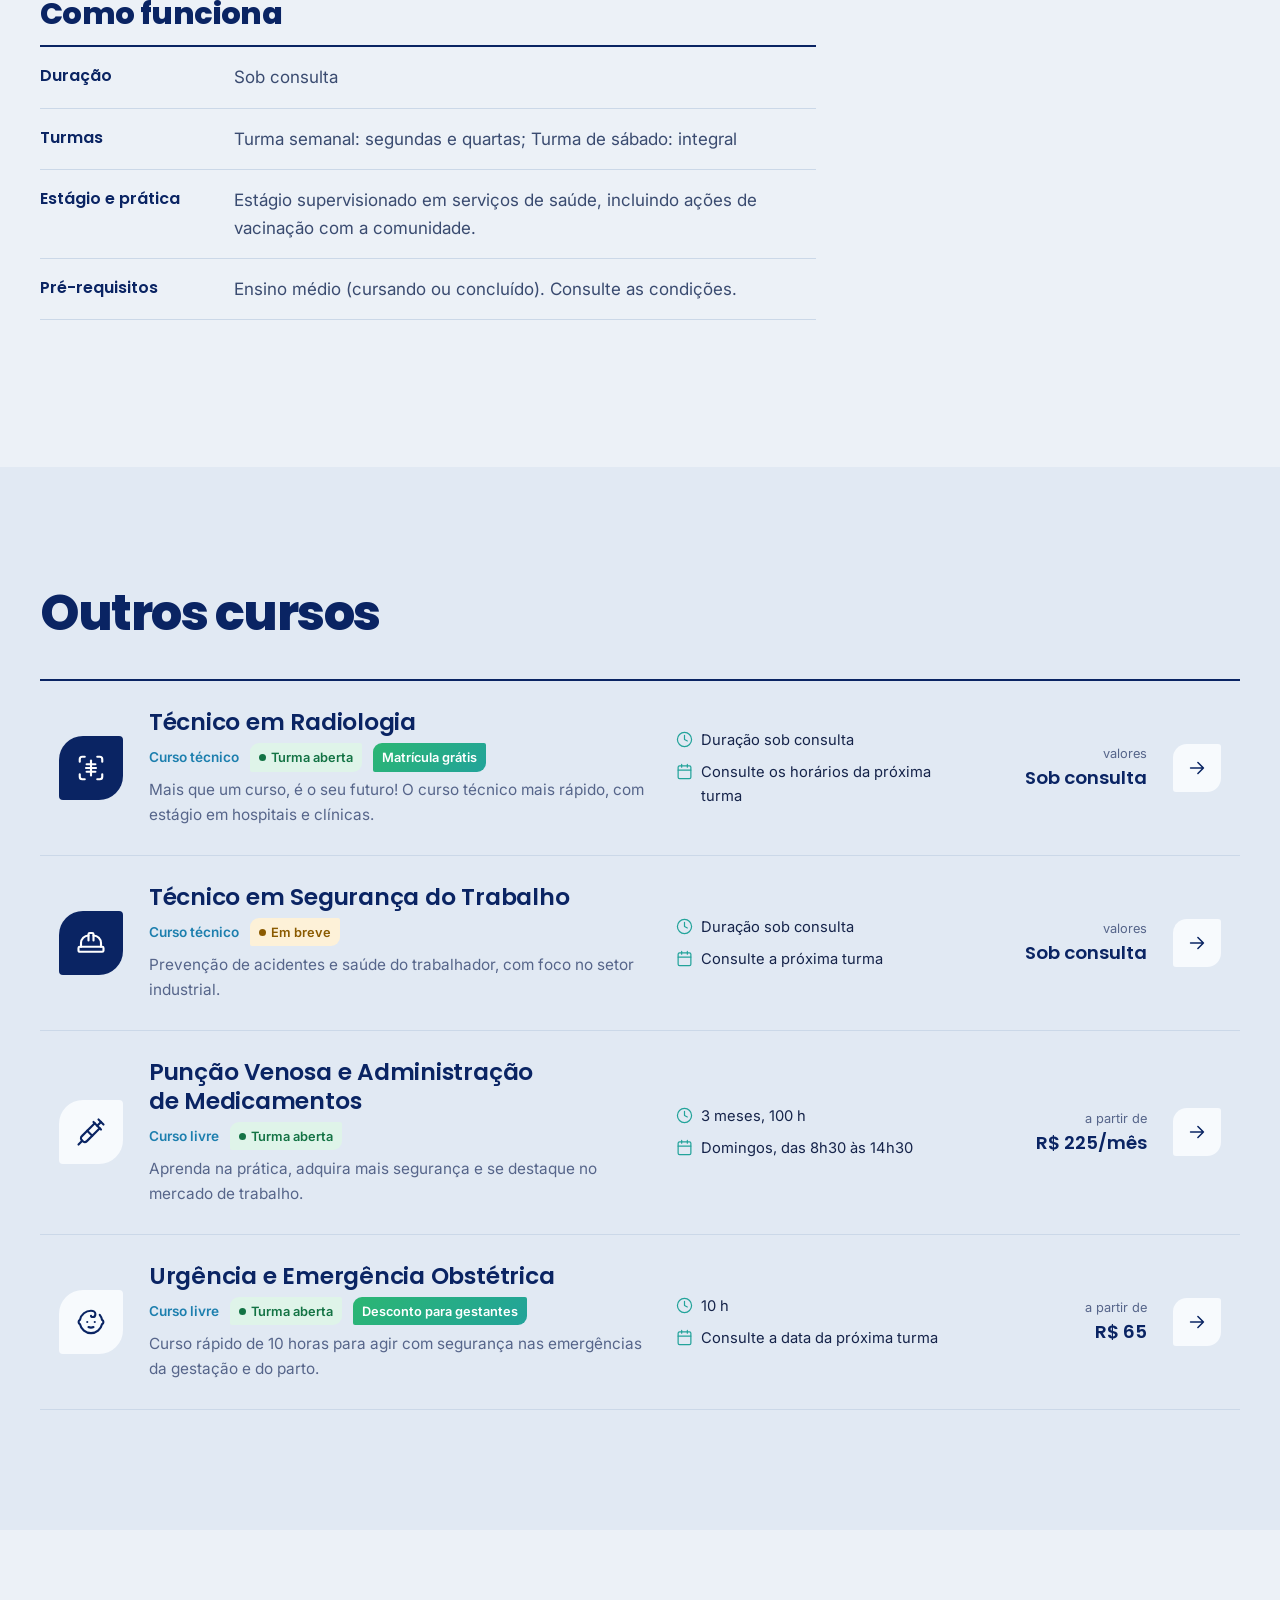
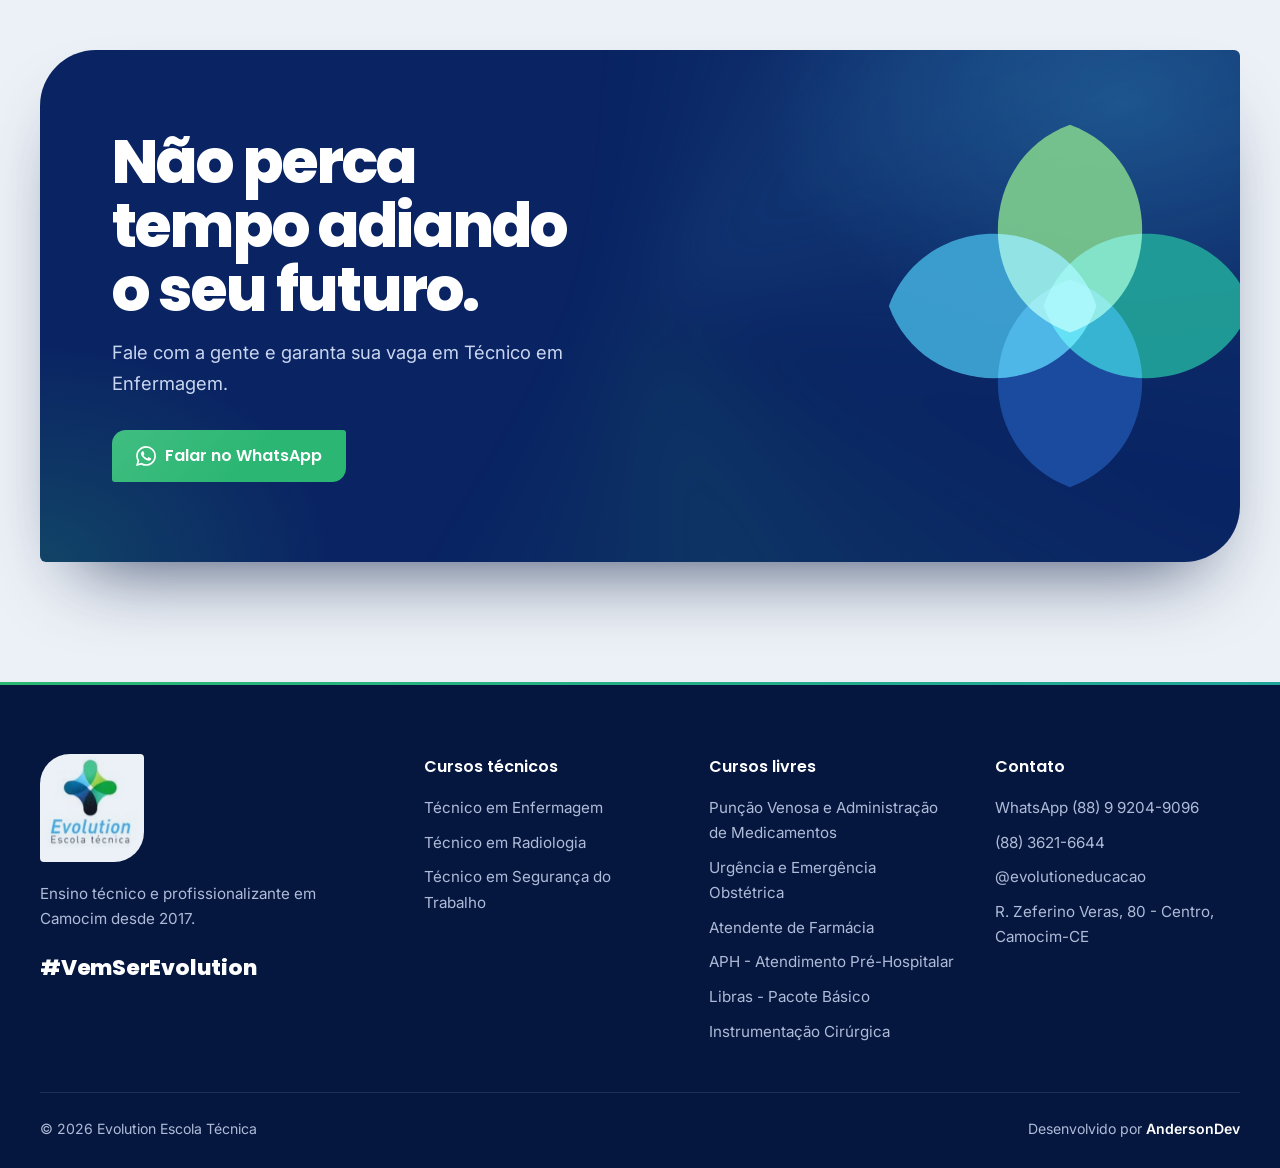
<file: cursos/enfermagem.html>
<!DOCTYPE html>
<html lang="pt-BR">
<head>
  <meta charset="UTF-8">
  <meta name="viewport" content="width=device-width, initial-scale=1">
  <title>Técnico em Enfermagem em Camocim-CE | Evolution Escola Técnica</title>
  <meta name="description" content="Técnico em Enfermagem em Camocim-CE. A formação mais procurada da saúde, com prática desde o início e estágio. Turma semanal: segundas e quartas ou Turma de sábado: integral.">
  <meta name="theme-color" content="#0A2463">
  <meta property="og:type" content="website">
  <meta property="og:locale" content="pt_BR">
  <meta property="og:site_name" content="Evolution Escola Técnica">
  <meta property="og:title" content="Técnico em Enfermagem | Evolution Escola Técnica">
  <meta property="og:description" content="A formação mais procurada da saúde, com prática desde o início e estágio.">
  <meta property="og:image" content="../assets/logo.jpg">
  <link rel="icon" href="../assets/logo.jpg">
  <link rel="preconnect" href="https://fonts.googleapis.com">
  <link rel="preconnect" href="https://fonts.gstatic.com" crossorigin>
  <link href="https://fonts.googleapis.com/css2?family=Inter:wght@400;500;600&family=Poppins:wght@600;800&display=swap" rel="stylesheet">
  <link rel="stylesheet" href="../css/style.css">
  <script type="application/ld+json">
  {"@context":"https://schema.org","@type":"Course","name":"Técnico em Enfermagem","description":"A formação mais procurada da saúde, com prática desde o início e estágio.","provider":{"@type":"EducationalOrganization","name":"Evolution Escola Técnica","address":"R. Zeferino Veras, 80 - Centro, Camocim-CE"}}
  </script>
</head>
<body data-page="curso" data-curso="enfermagem" data-base="../">
  <div id="site-header"></div>
  <main id="curso">
    <noscript><div class="container section"><h1>Técnico em Enfermagem</h1><p>A formação mais procurada da saúde, com prática desde o início e estágio.</p></div></noscript>
  </main>
  <div id="site-footer"></div>
  <script src="../js/cursos.js"></script>
  <script src="../js/main.js"></script>
</body>
</html>
</file>
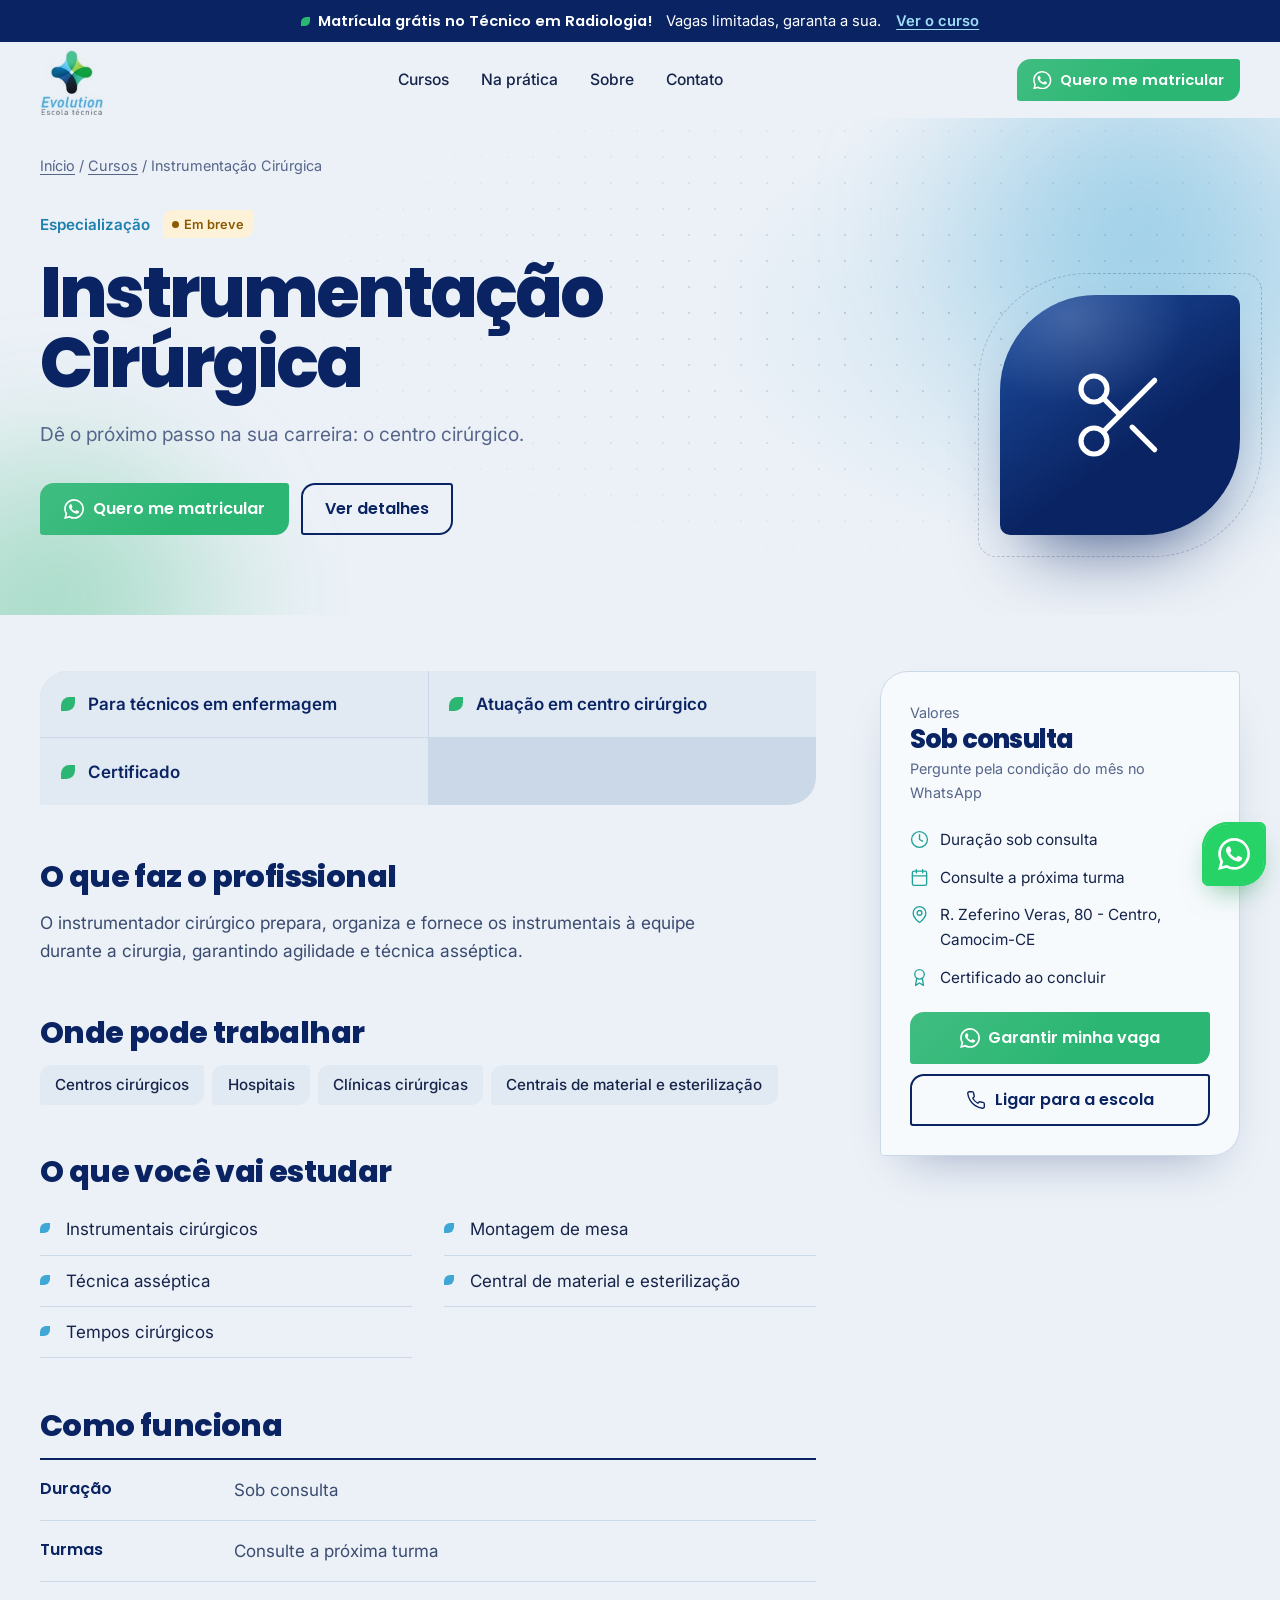
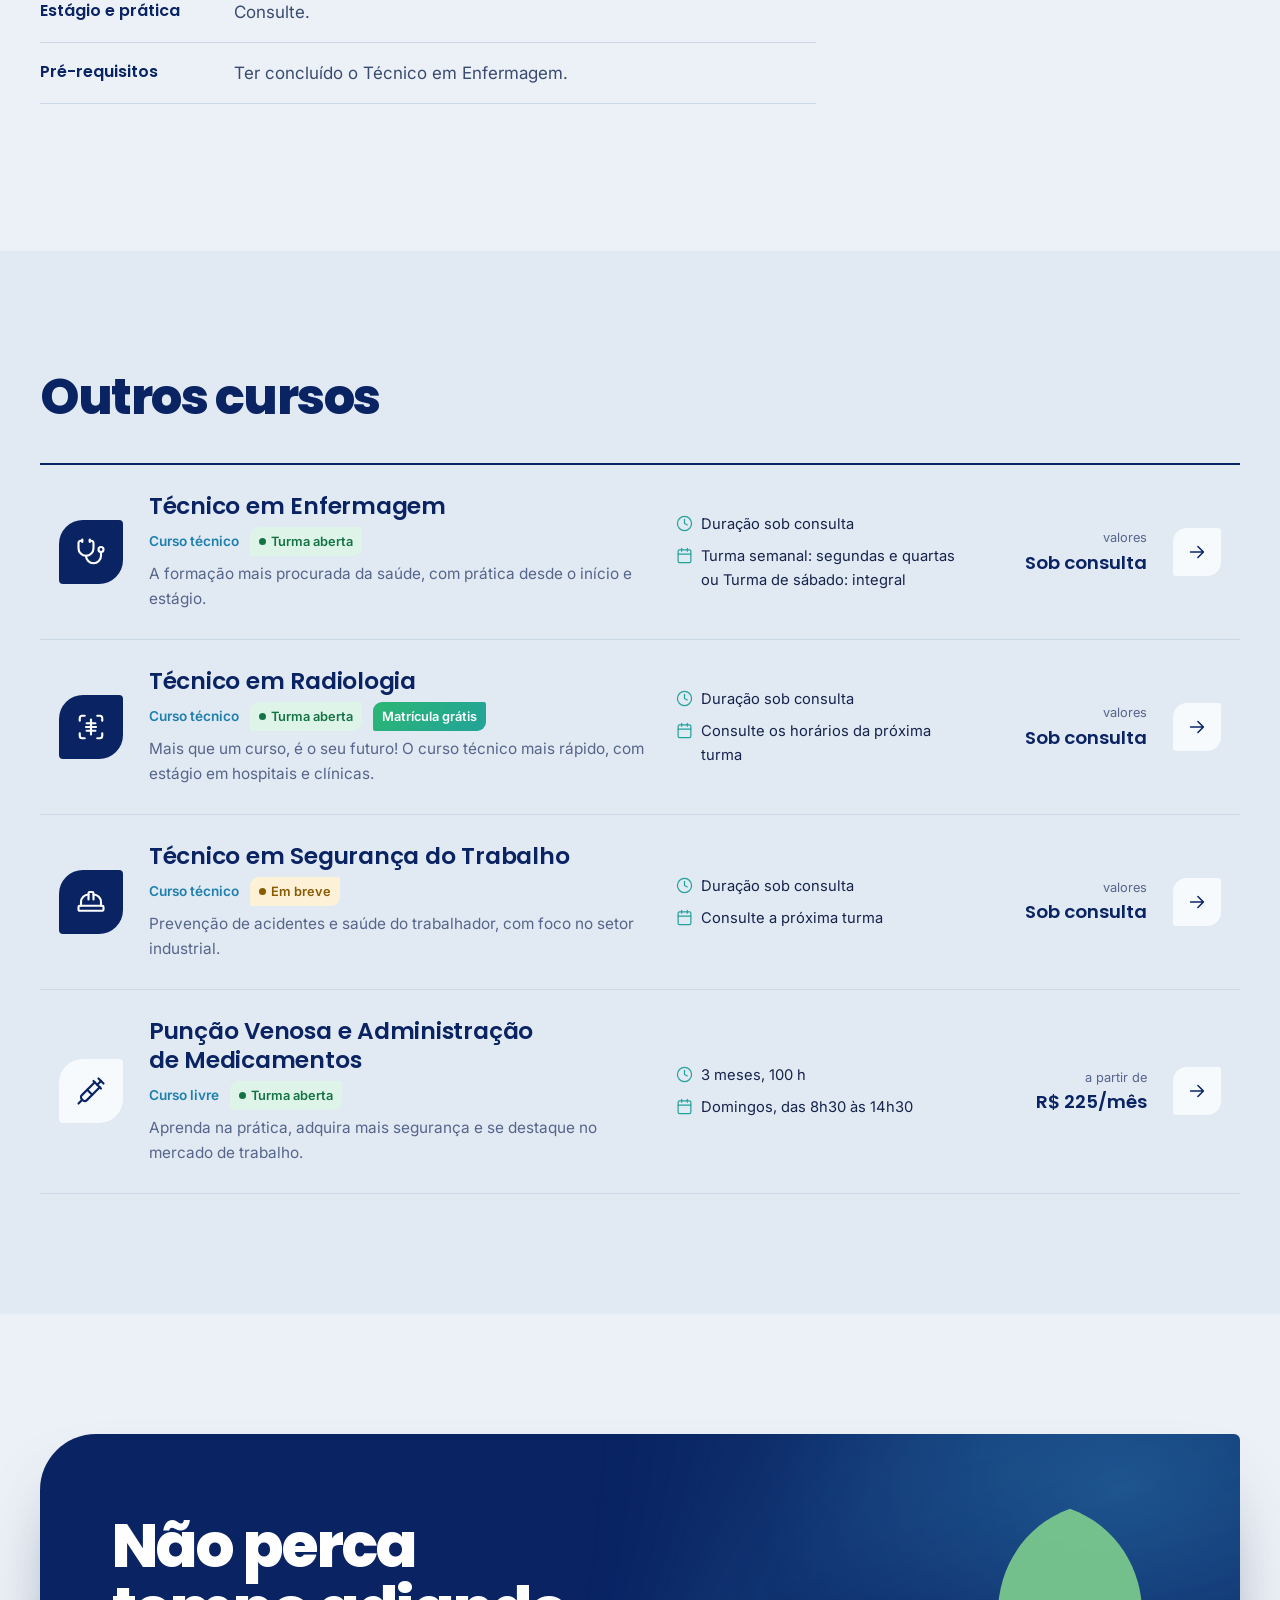
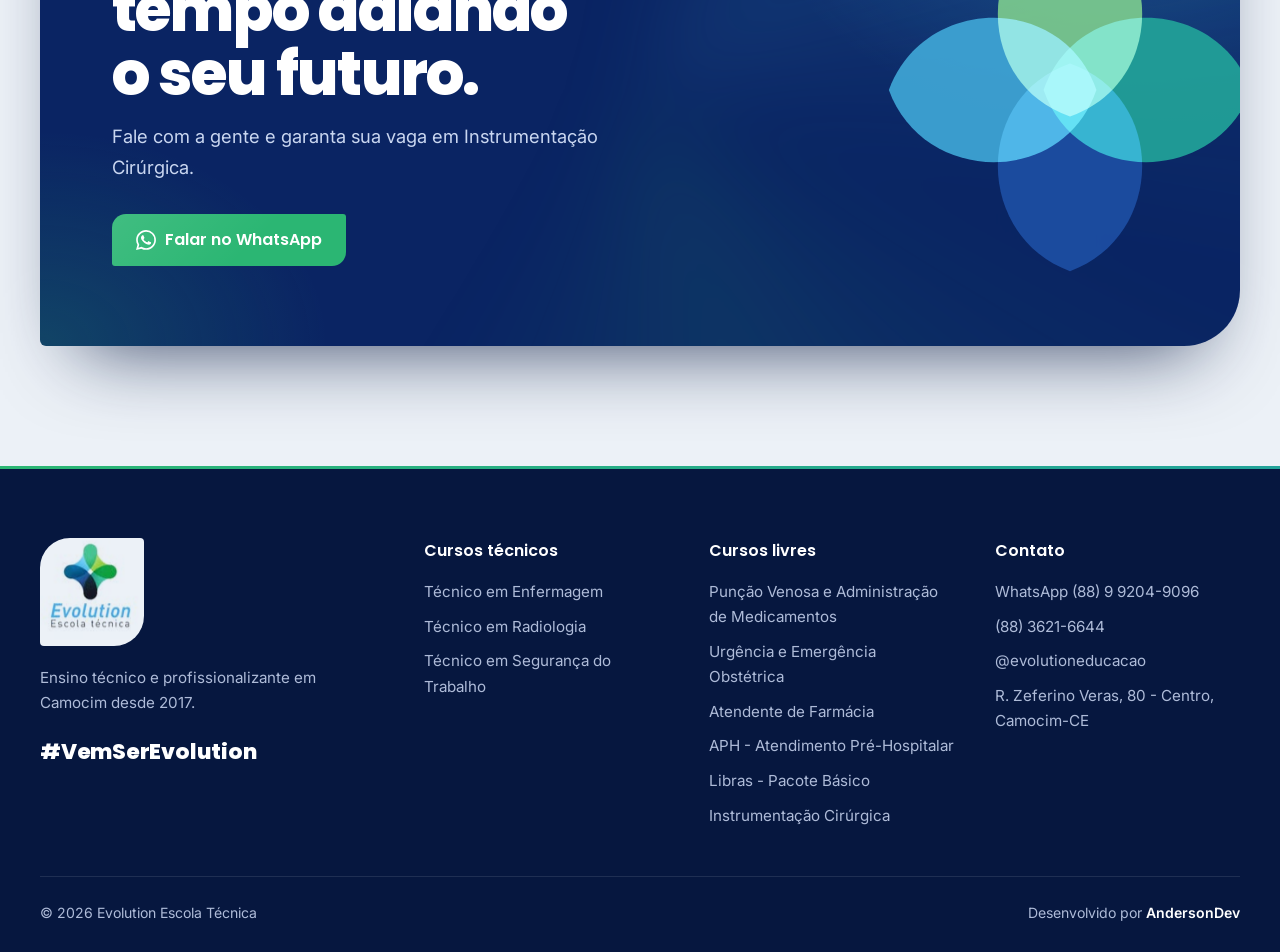
<file: cursos/instrumentacao-cirurgica.html>
<!DOCTYPE html>
<html lang="pt-BR">
<head>
  <meta charset="UTF-8">
  <meta name="viewport" content="width=device-width, initial-scale=1">
  <title>Instrumentação Cirúrgica em Camocim-CE | Evolution Escola Técnica</title>
  <meta name="description" content="Instrumentação Cirúrgica em Camocim-CE. Especialização para quem já é técnico em enfermagem e quer atuar no centro cirúrgico. Consulte a próxima turma.">
  <meta name="theme-color" content="#0A2463">
  <meta property="og:type" content="website">
  <meta property="og:locale" content="pt_BR">
  <meta property="og:site_name" content="Evolution Escola Técnica">
  <meta property="og:title" content="Instrumentação Cirúrgica | Evolution Escola Técnica">
  <meta property="og:description" content="Especialização para quem já é técnico em enfermagem e quer atuar no centro cirúrgico.">
  <meta property="og:image" content="../assets/logo.jpg">
  <link rel="icon" href="../assets/logo.jpg">
  <link rel="preconnect" href="https://fonts.googleapis.com">
  <link rel="preconnect" href="https://fonts.gstatic.com" crossorigin>
  <link href="https://fonts.googleapis.com/css2?family=Inter:wght@400;500;600&family=Poppins:wght@600;800&display=swap" rel="stylesheet">
  <link rel="stylesheet" href="../css/style.css">
  <script type="application/ld+json">
  {"@context":"https://schema.org","@type":"Course","name":"Instrumentação Cirúrgica","description":"Especialização para quem já é técnico em enfermagem e quer atuar no centro cirúrgico.","provider":{"@type":"EducationalOrganization","name":"Evolution Escola Técnica","address":"R. Zeferino Veras, 80 - Centro, Camocim-CE"}}
  </script>
</head>
<body data-page="curso" data-curso="instrumentacao-cirurgica" data-base="../">
  <div id="site-header"></div>
  <main id="curso">
    <noscript><div class="container section"><h1>Instrumentação Cirúrgica</h1><p>Especialização para quem já é técnico em enfermagem e quer atuar no centro cirúrgico.</p></div></noscript>
  </main>
  <div id="site-footer"></div>
  <script src="../js/cursos.js"></script>
  <script src="../js/main.js"></script>
</body>
</html>
</file>
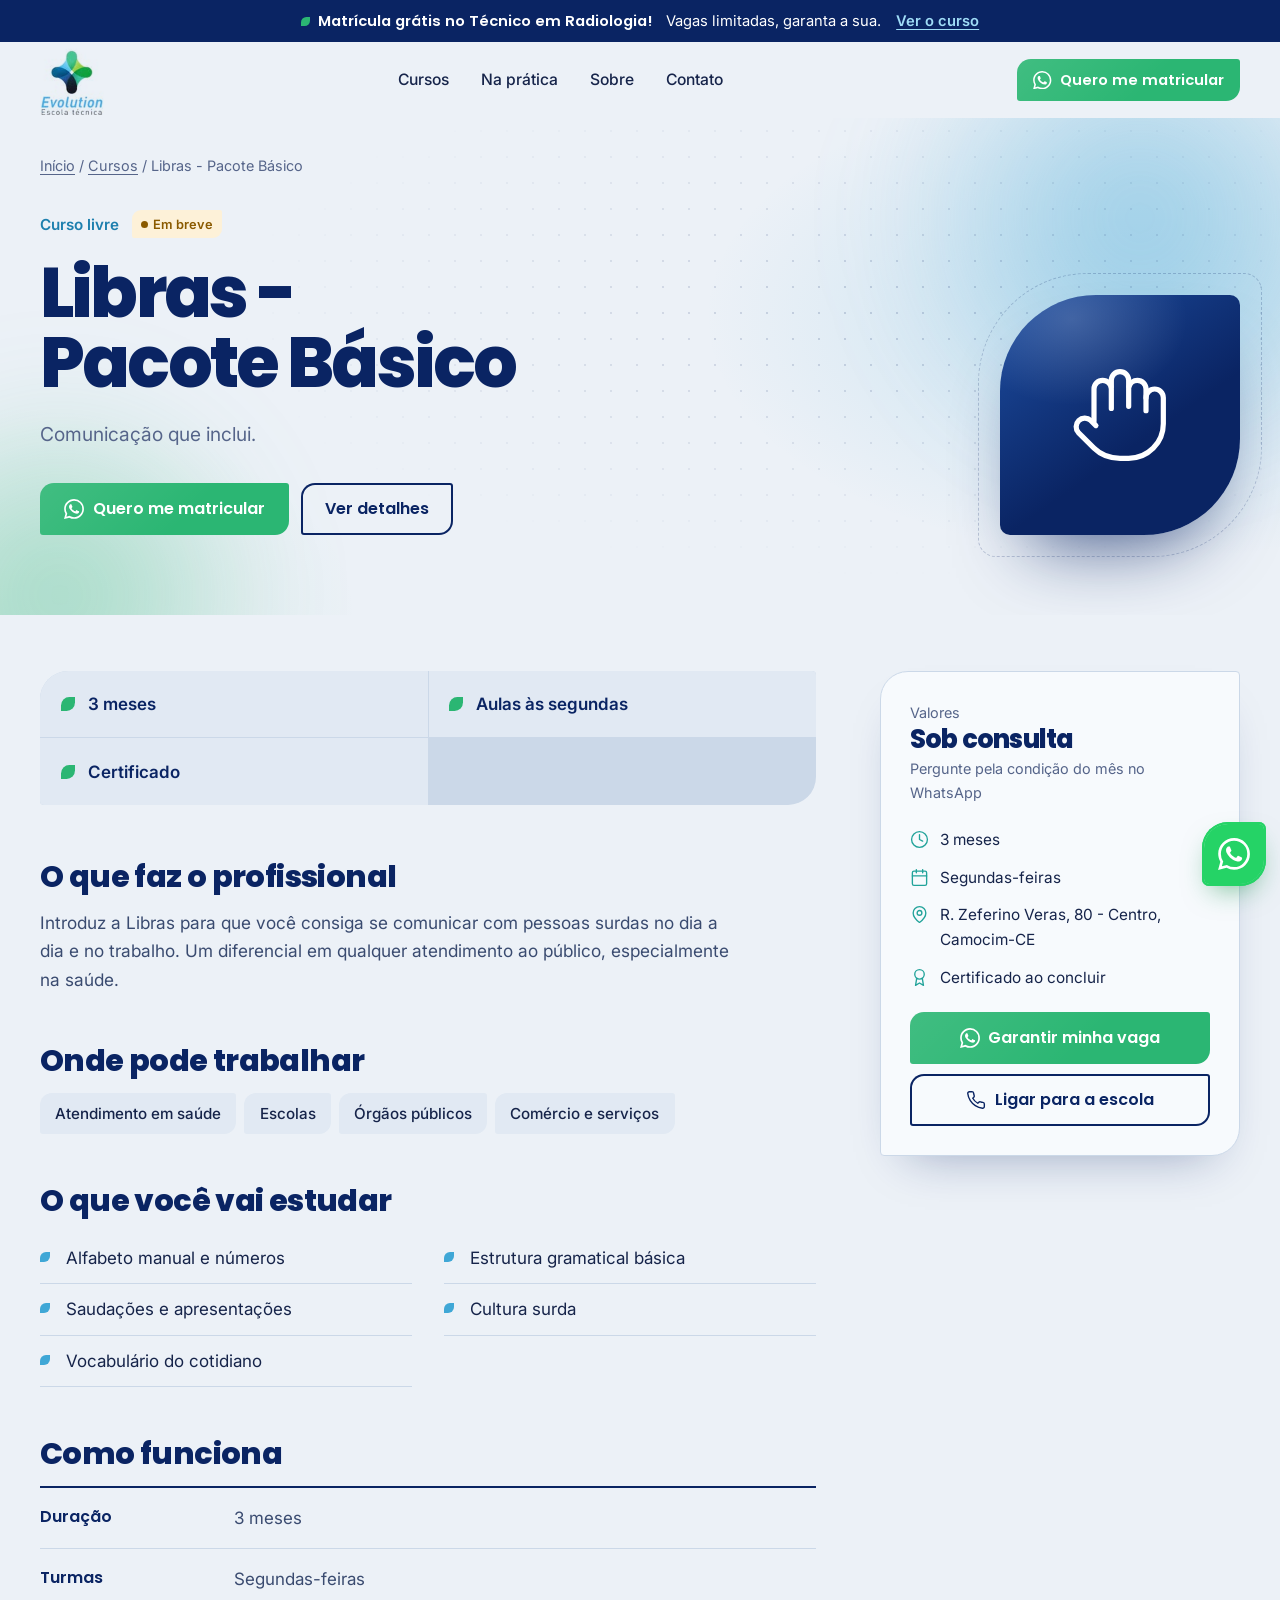
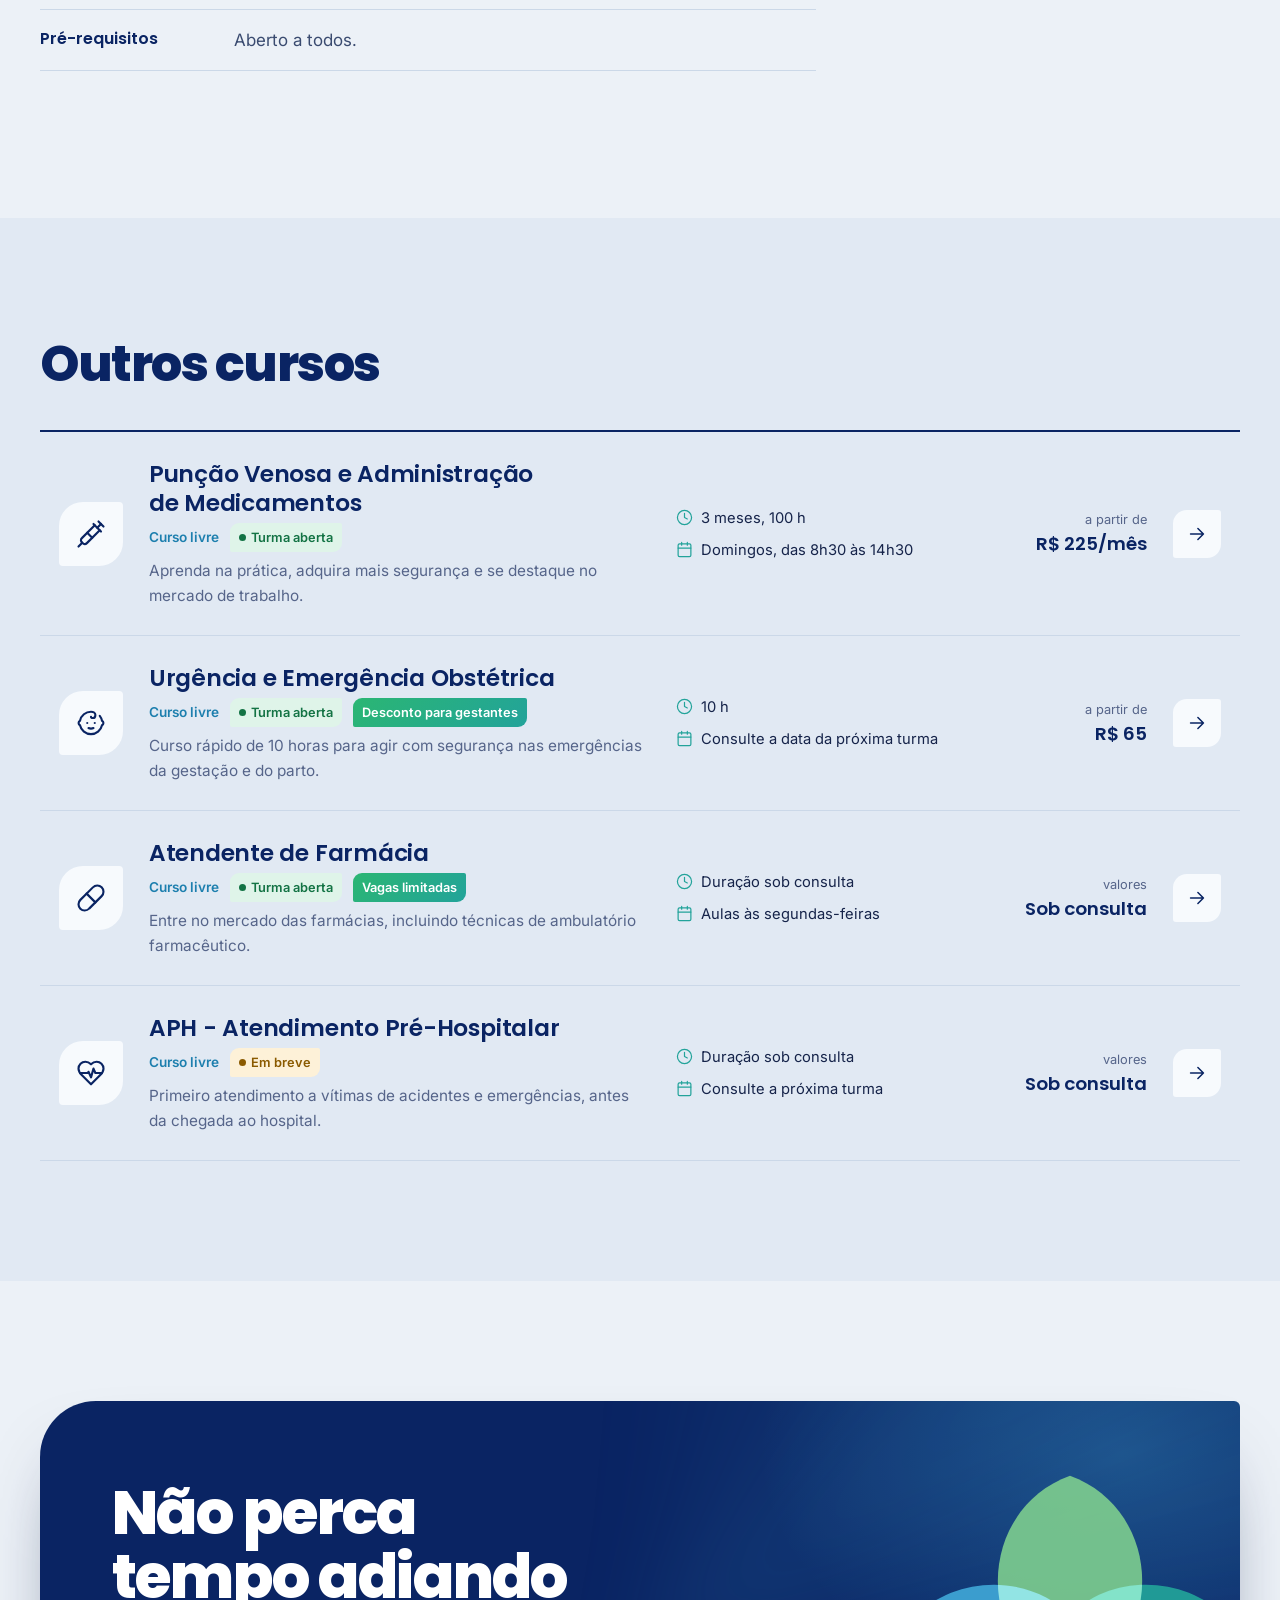
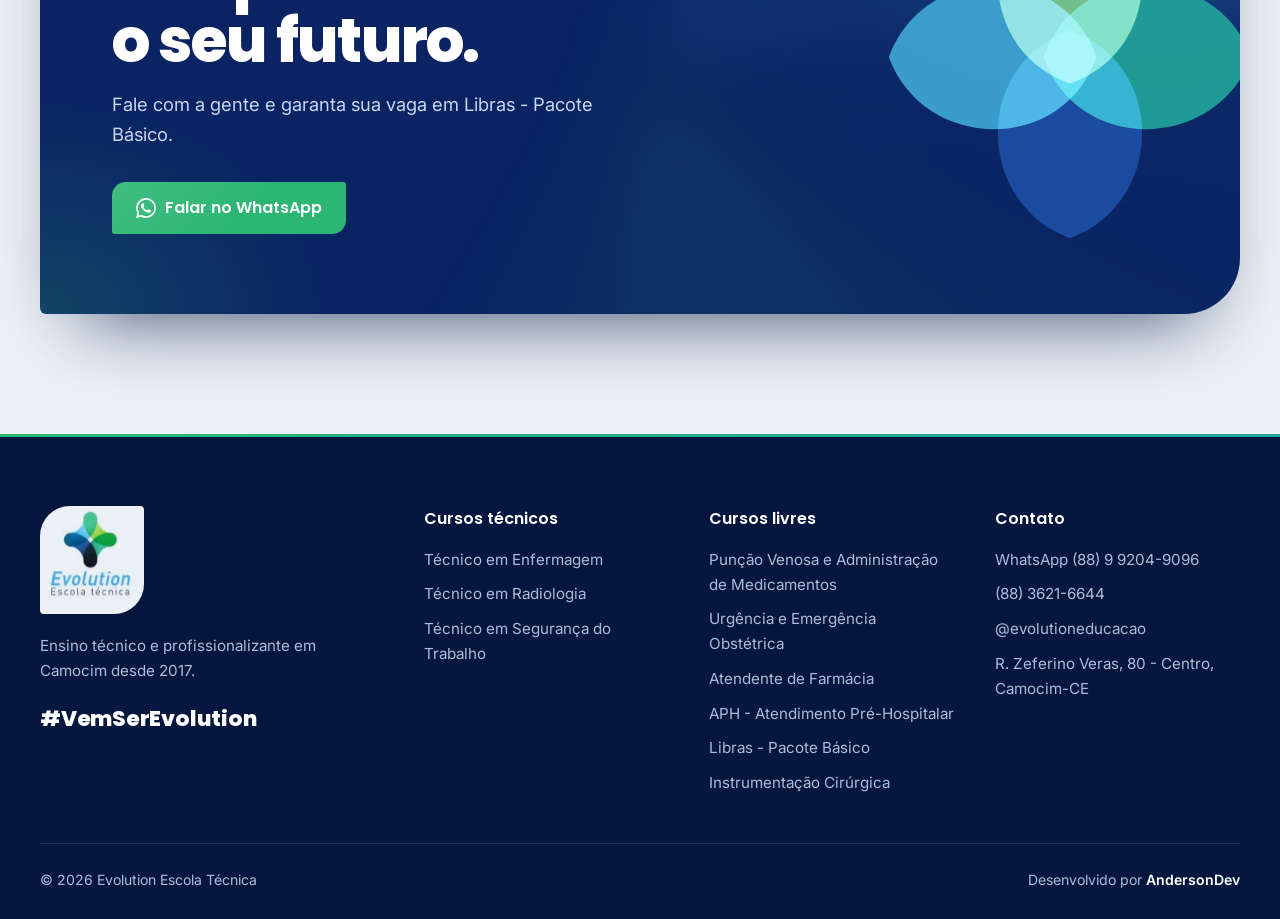
<file: cursos/libras.html>
<!DOCTYPE html>
<html lang="pt-BR">
<head>
  <meta charset="UTF-8">
  <meta name="viewport" content="width=device-width, initial-scale=1">
  <title>Libras - Pacote Básico em Camocim-CE | Evolution Escola Técnica</title>
  <meta name="description" content="Libras - Pacote Básico em Camocim-CE. Aprenda a Língua Brasileira de Sinais e torne seu atendimento mais inclusivo. Segundas-feiras.">
  <meta name="theme-color" content="#0A2463">
  <meta property="og:type" content="website">
  <meta property="og:locale" content="pt_BR">
  <meta property="og:site_name" content="Evolution Escola Técnica">
  <meta property="og:title" content="Libras - Pacote Básico | Evolution Escola Técnica">
  <meta property="og:description" content="Aprenda a Língua Brasileira de Sinais e torne seu atendimento mais inclusivo.">
  <meta property="og:image" content="../assets/logo.jpg">
  <link rel="icon" href="../assets/logo.jpg">
  <link rel="preconnect" href="https://fonts.googleapis.com">
  <link rel="preconnect" href="https://fonts.gstatic.com" crossorigin>
  <link href="https://fonts.googleapis.com/css2?family=Inter:wght@400;500;600&family=Poppins:wght@600;800&display=swap" rel="stylesheet">
  <link rel="stylesheet" href="../css/style.css">
  <script type="application/ld+json">
  {"@context":"https://schema.org","@type":"Course","name":"Libras - Pacote Básico","description":"Aprenda a Língua Brasileira de Sinais e torne seu atendimento mais inclusivo.","provider":{"@type":"EducationalOrganization","name":"Evolution Escola Técnica","address":"R. Zeferino Veras, 80 - Centro, Camocim-CE"}}
  </script>
</head>
<body data-page="curso" data-curso="libras" data-base="../">
  <div id="site-header"></div>
  <main id="curso">
    <noscript><div class="container section"><h1>Libras - Pacote Básico</h1><p>Aprenda a Língua Brasileira de Sinais e torne seu atendimento mais inclusivo.</p></div></noscript>
  </main>
  <div id="site-footer"></div>
  <script src="../js/cursos.js"></script>
  <script src="../js/main.js"></script>
</body>
</html>
</file>
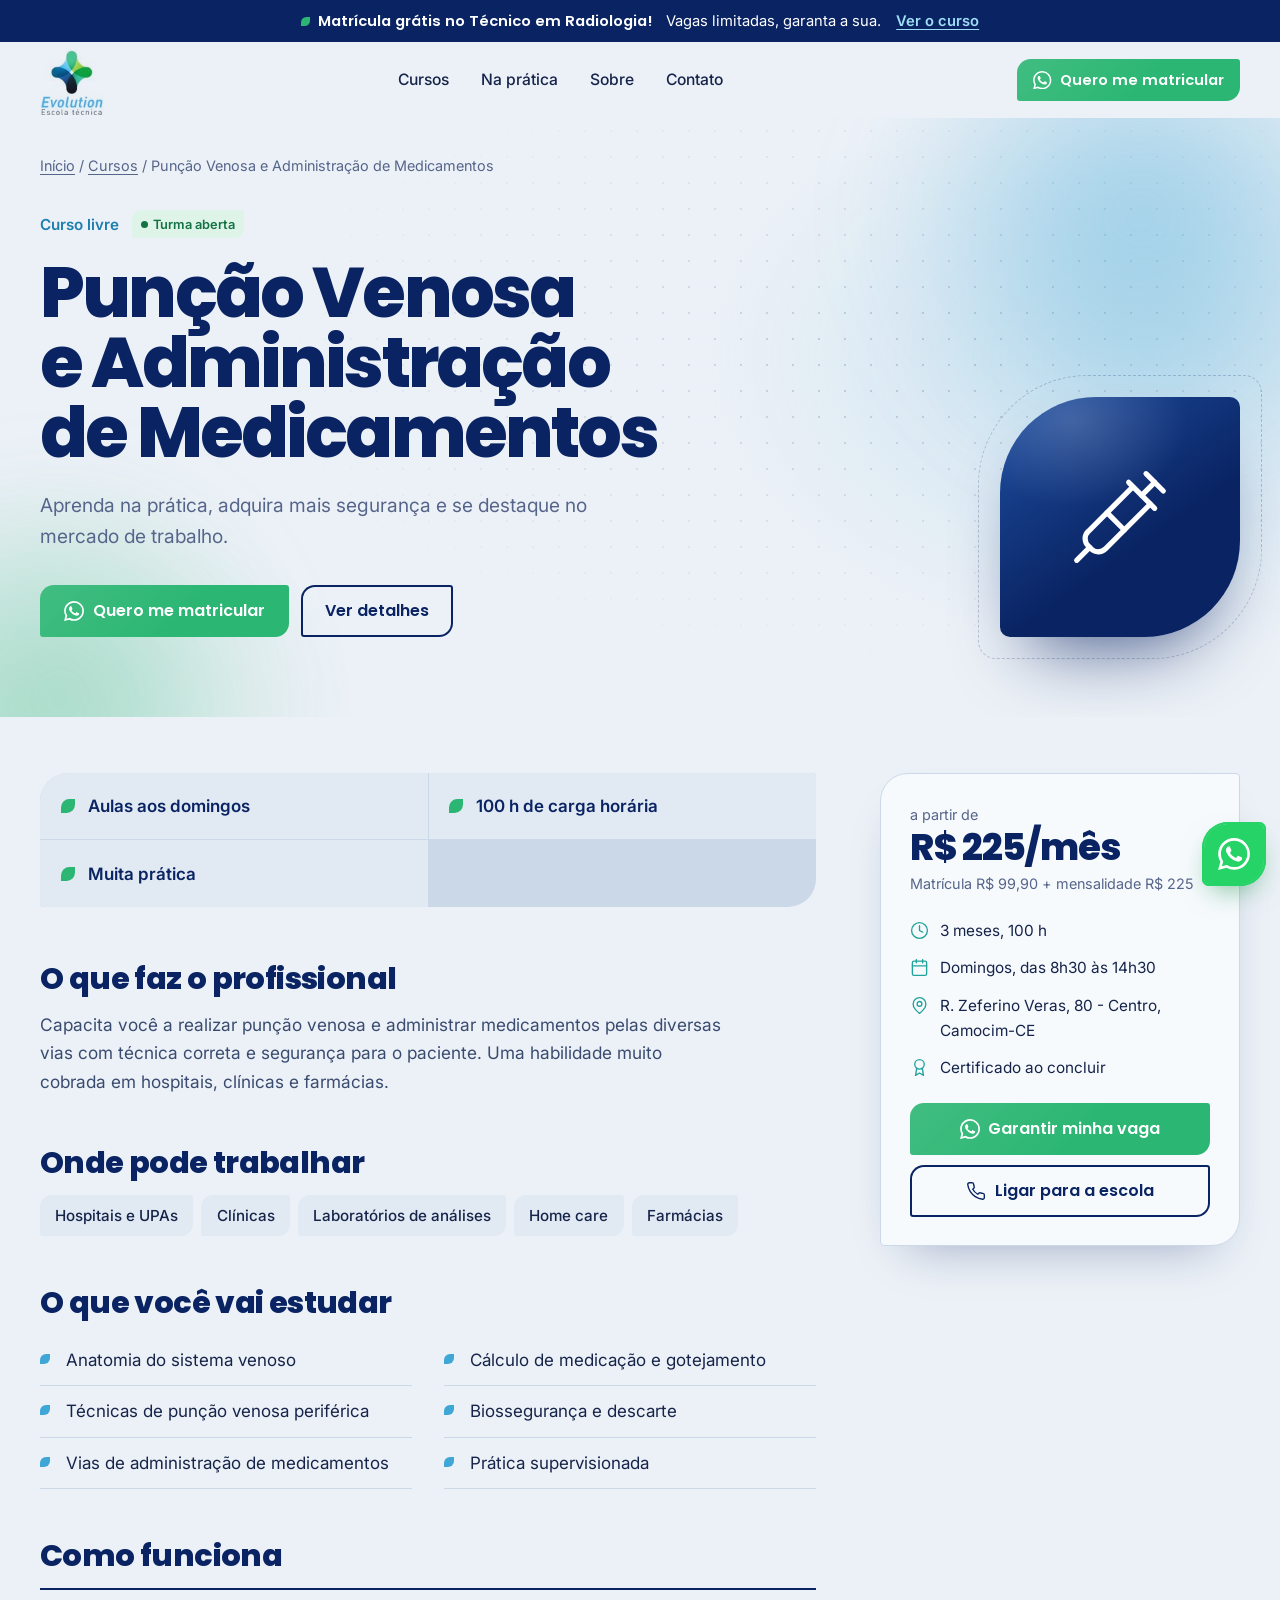
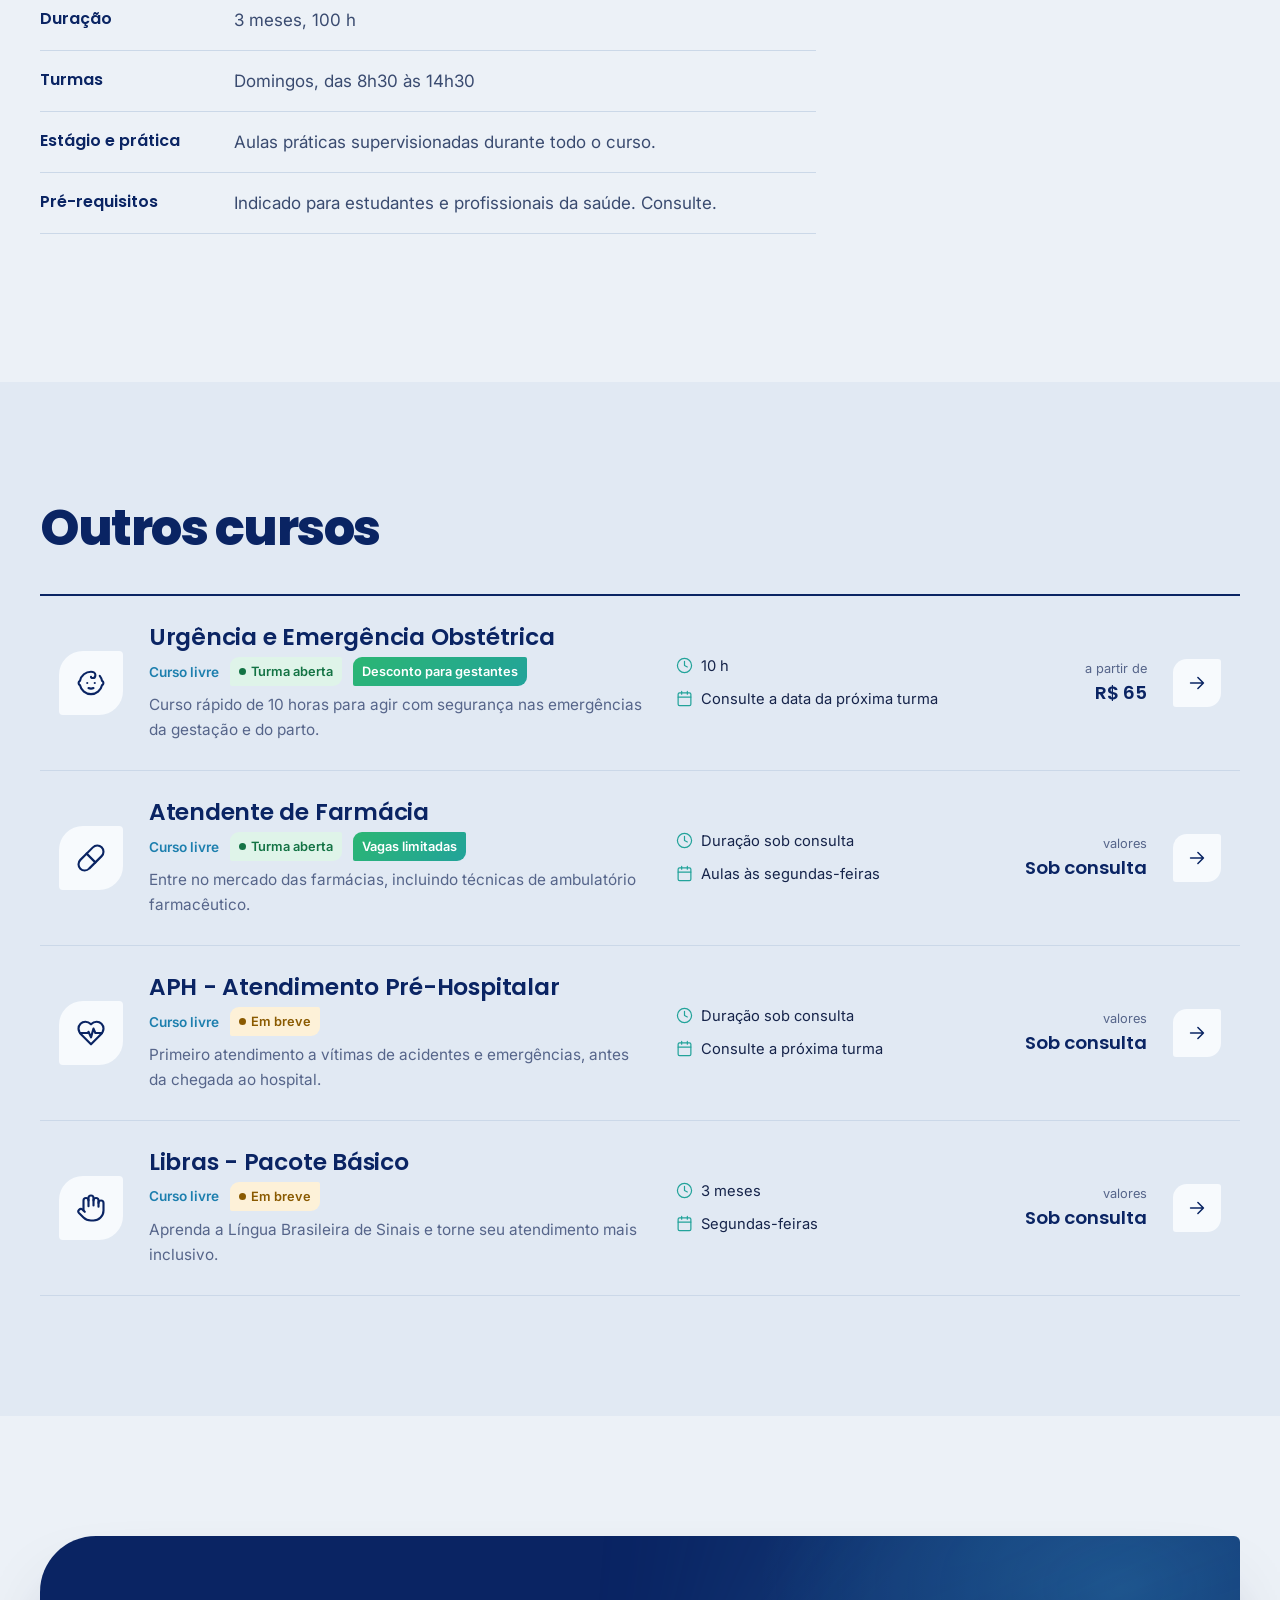
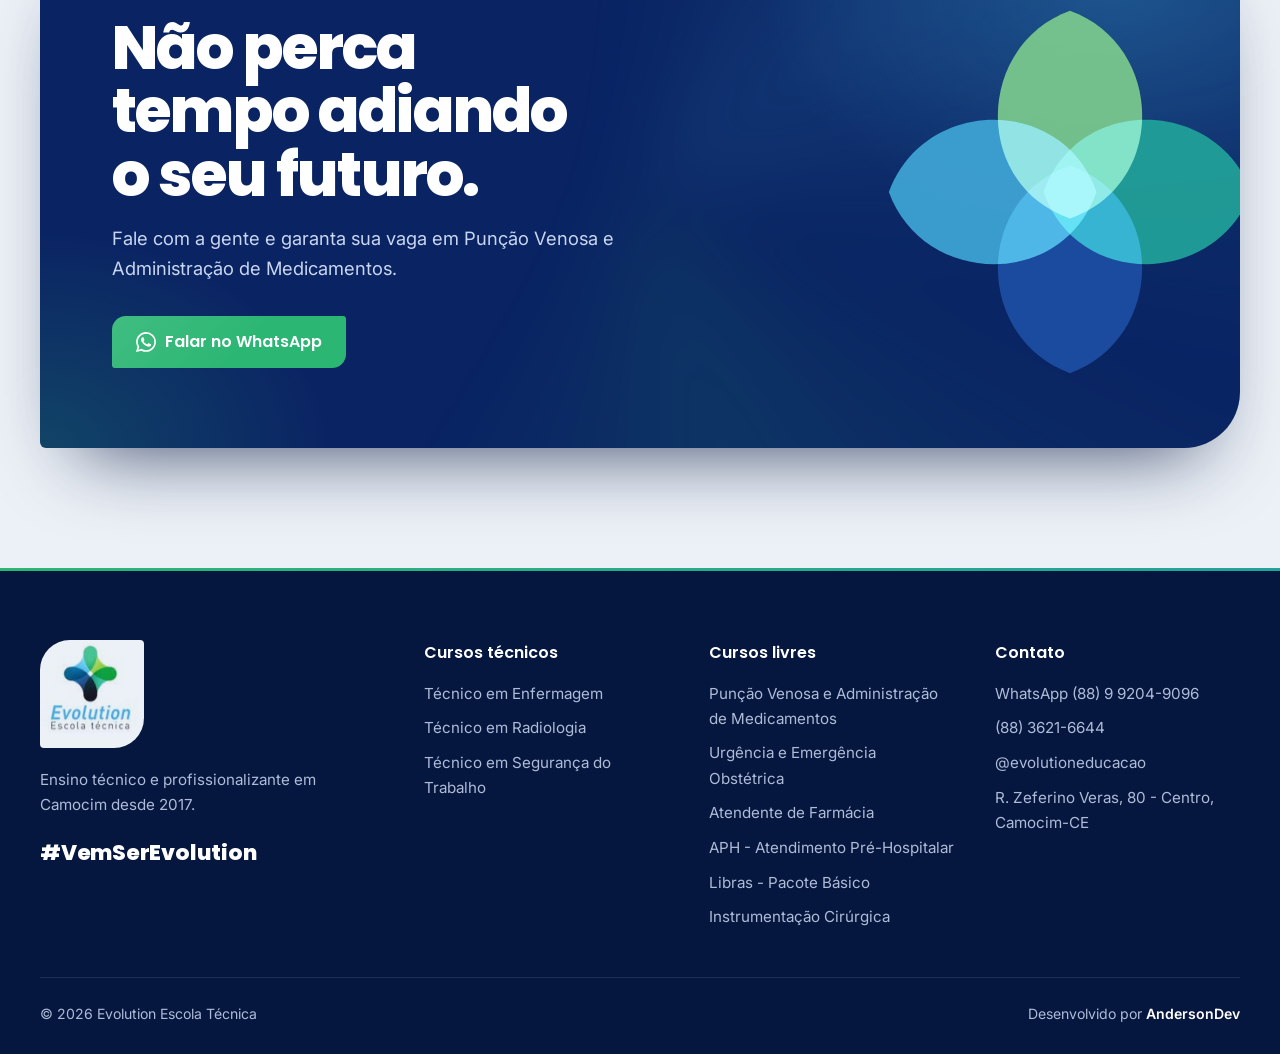
<file: cursos/puncao-venosa.html>
<!DOCTYPE html>
<html lang="pt-BR">
<head>
  <meta charset="UTF-8">
  <meta name="viewport" content="width=device-width, initial-scale=1">
  <title>Punção Venosa e Administração de Medicamentos em Camocim-CE | Evolution Escola Técnica</title>
  <meta name="description" content="Punção Venosa e Administração de Medicamentos em Camocim-CE. Aprenda na prática, adquira mais segurança e se destaque no mercado de trabalho. Domingos, das 8h30 às 14h30.">
  <meta name="theme-color" content="#0A2463">
  <meta property="og:type" content="website">
  <meta property="og:locale" content="pt_BR">
  <meta property="og:site_name" content="Evolution Escola Técnica">
  <meta property="og:title" content="Punção Venosa e Administração de Medicamentos | Evolution Escola Técnica">
  <meta property="og:description" content="Aprenda na prática, adquira mais segurança e se destaque no mercado de trabalho.">
  <meta property="og:image" content="../assets/logo.jpg">
  <link rel="icon" href="../assets/logo.jpg">
  <link rel="preconnect" href="https://fonts.googleapis.com">
  <link rel="preconnect" href="https://fonts.gstatic.com" crossorigin>
  <link href="https://fonts.googleapis.com/css2?family=Inter:wght@400;500;600&family=Poppins:wght@600;800&display=swap" rel="stylesheet">
  <link rel="stylesheet" href="../css/style.css">
  <script type="application/ld+json">
  {"@context":"https://schema.org","@type":"Course","name":"Punção Venosa e Administração de Medicamentos","description":"Aprenda na prática, adquira mais segurança e se destaque no mercado de trabalho.","provider":{"@type":"EducationalOrganization","name":"Evolution Escola Técnica","address":"R. Zeferino Veras, 80 - Centro, Camocim-CE"}}
  </script>
</head>
<body data-page="curso" data-curso="puncao-venosa" data-base="../">
  <div id="site-header"></div>
  <main id="curso">
    <noscript><div class="container section"><h1>Punção Venosa e Administração de Medicamentos</h1><p>Aprenda na prática, adquira mais segurança e se destaque no mercado de trabalho.</p></div></noscript>
  </main>
  <div id="site-footer"></div>
  <script src="../js/cursos.js"></script>
  <script src="../js/main.js"></script>
</body>
</html>
</file>
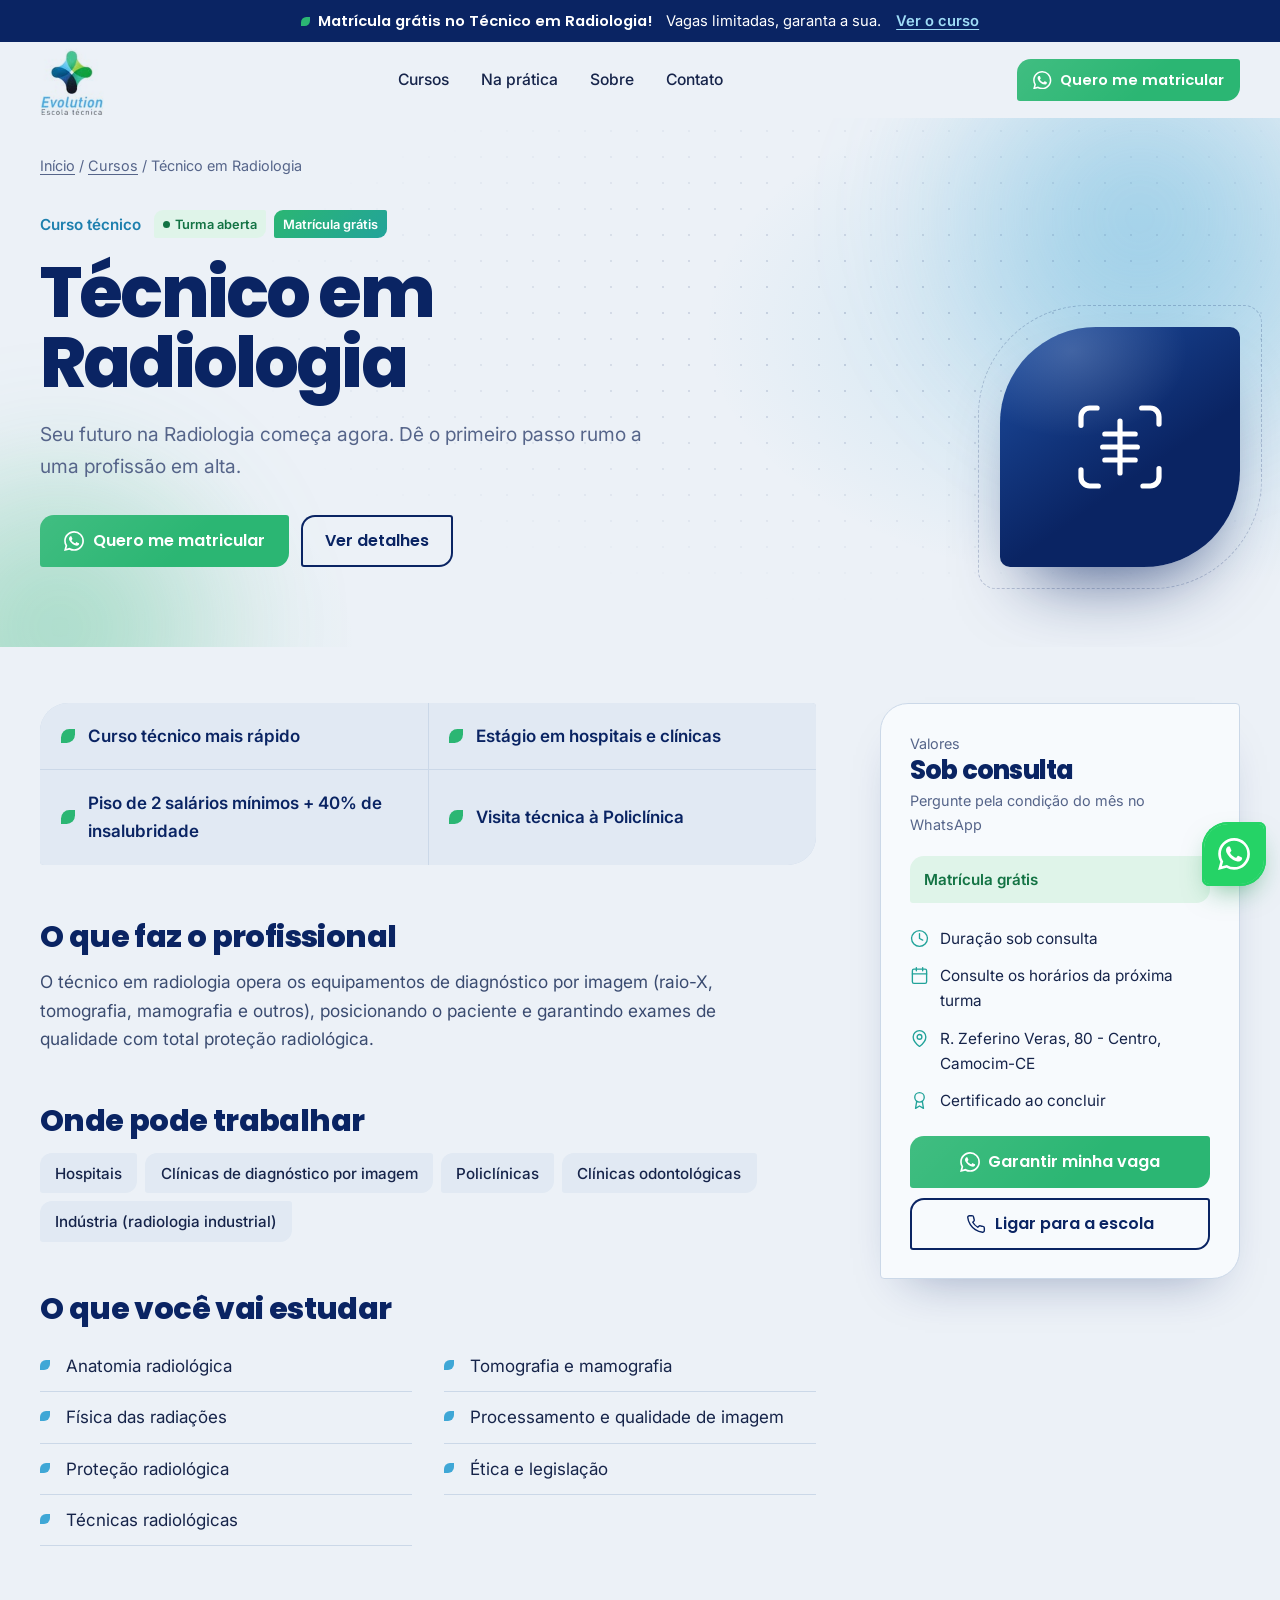
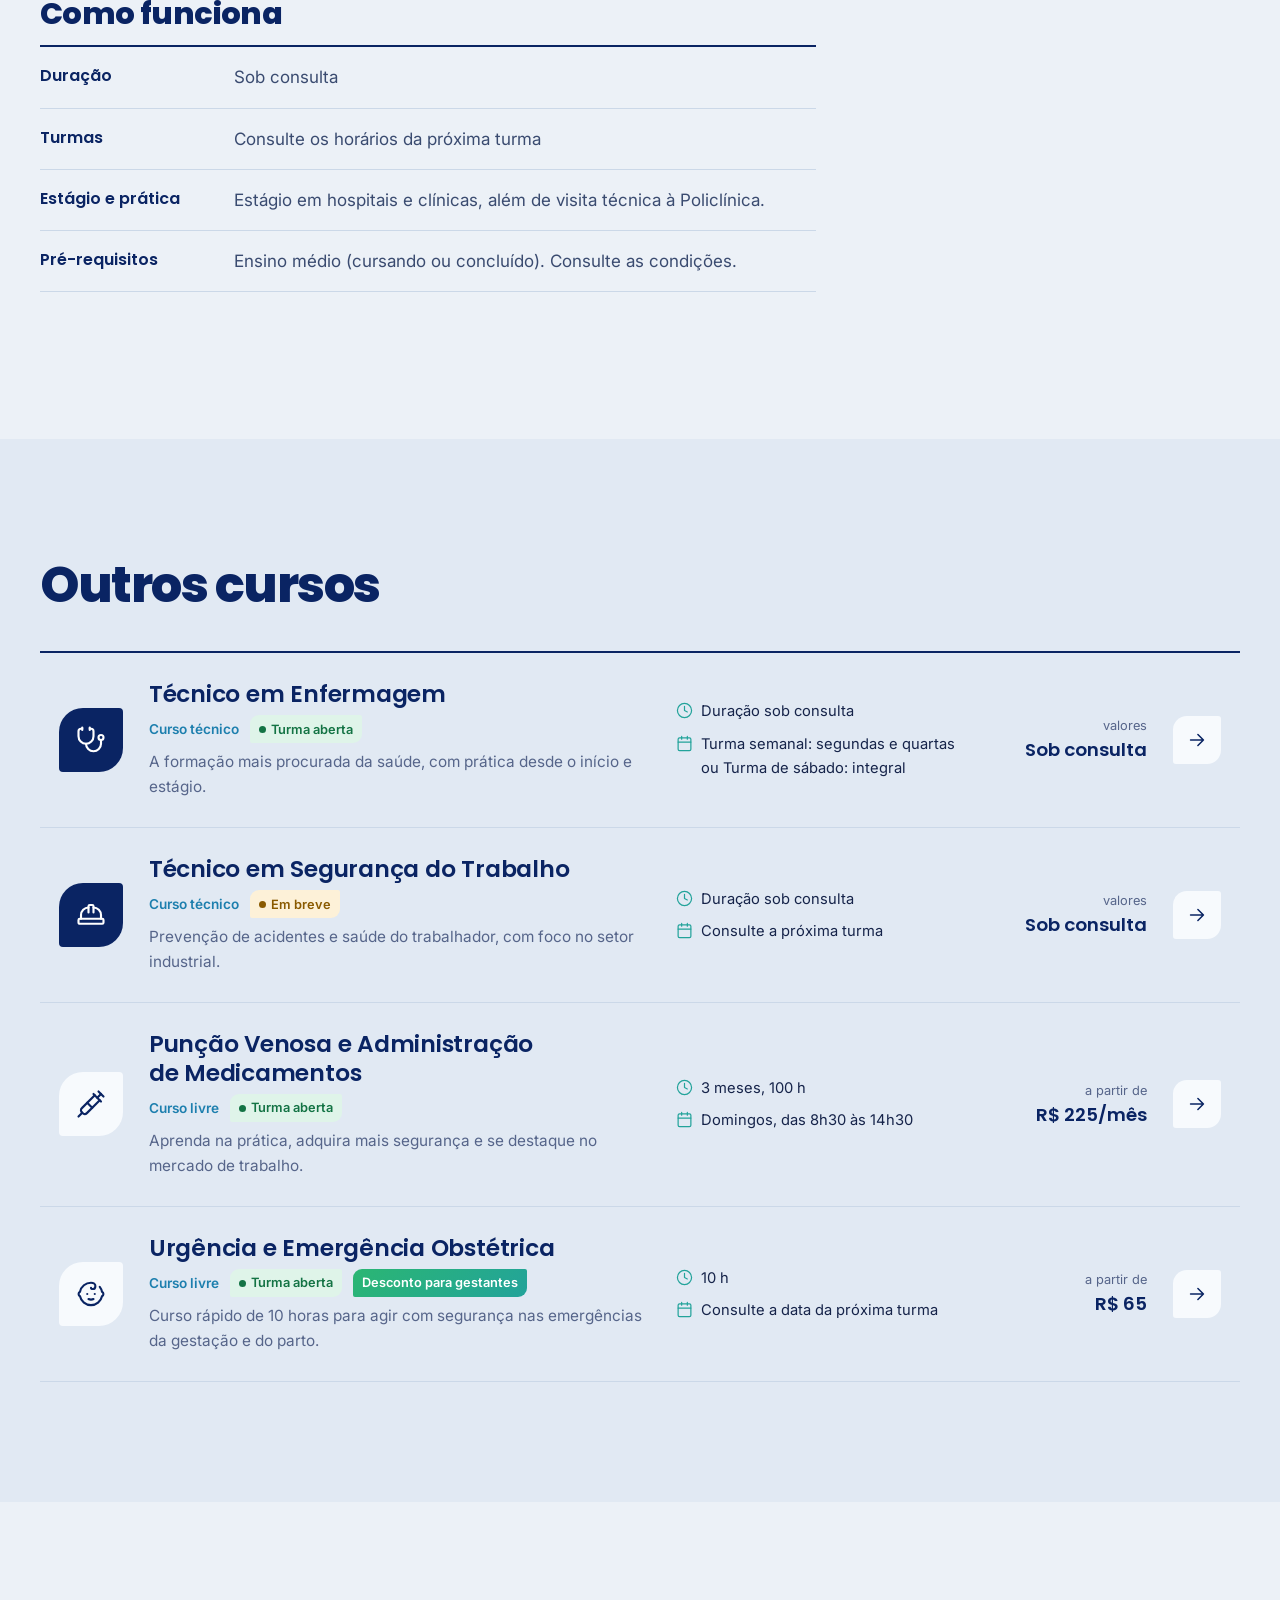
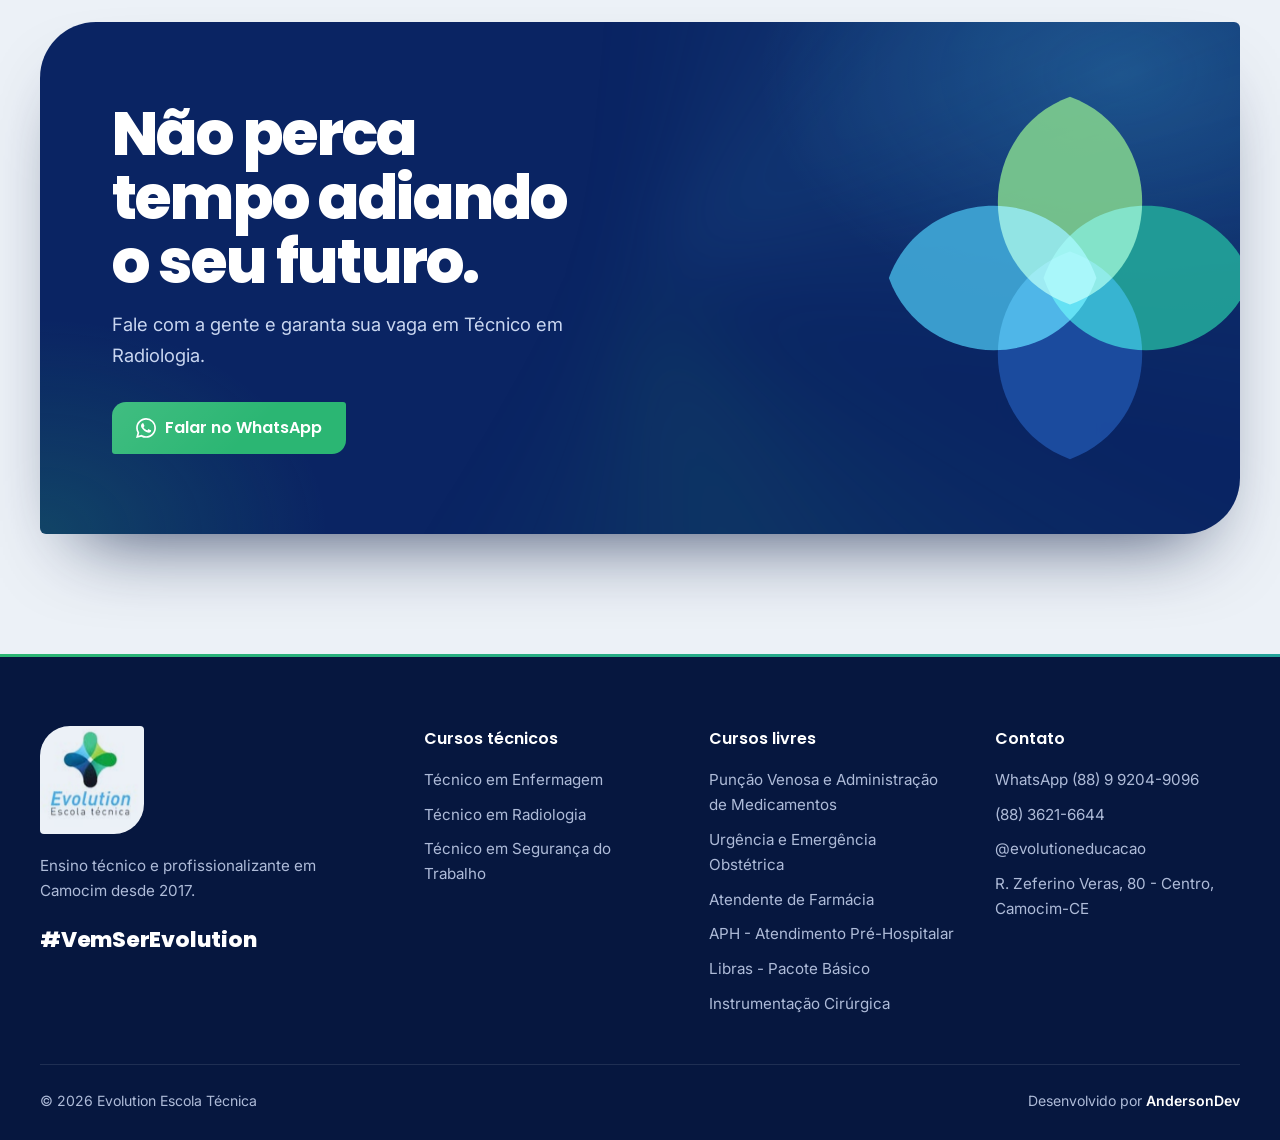
<file: cursos/radiologia.html>
<!DOCTYPE html>
<html lang="pt-BR">
<head>
  <meta charset="UTF-8">
  <meta name="viewport" content="width=device-width, initial-scale=1">
  <title>Técnico em Radiologia em Camocim-CE | Evolution Escola Técnica</title>
  <meta name="description" content="Técnico em Radiologia em Camocim-CE. Mais que um curso, é o seu futuro! O curso técnico mais rápido, com estágio em hospitais e clínicas. Consulte os horários da próxima turma.">
  <meta name="theme-color" content="#0A2463">
  <meta property="og:type" content="website">
  <meta property="og:locale" content="pt_BR">
  <meta property="og:site_name" content="Evolution Escola Técnica">
  <meta property="og:title" content="Técnico em Radiologia | Evolution Escola Técnica">
  <meta property="og:description" content="Mais que um curso, é o seu futuro! O curso técnico mais rápido, com estágio em hospitais e clínicas.">
  <meta property="og:image" content="../assets/logo.jpg">
  <link rel="icon" href="../assets/logo.jpg">
  <link rel="preconnect" href="https://fonts.googleapis.com">
  <link rel="preconnect" href="https://fonts.gstatic.com" crossorigin>
  <link href="https://fonts.googleapis.com/css2?family=Inter:wght@400;500;600&family=Poppins:wght@600;800&display=swap" rel="stylesheet">
  <link rel="stylesheet" href="../css/style.css">
  <script type="application/ld+json">
  {"@context":"https://schema.org","@type":"Course","name":"Técnico em Radiologia","description":"Mais que um curso, é o seu futuro! O curso técnico mais rápido, com estágio em hospitais e clínicas.","provider":{"@type":"EducationalOrganization","name":"Evolution Escola Técnica","address":"R. Zeferino Veras, 80 - Centro, Camocim-CE"}}
  </script>
</head>
<body data-page="curso" data-curso="radiologia" data-base="../">
  <div id="site-header"></div>
  <main id="curso">
    <noscript><div class="container section"><h1>Técnico em Radiologia</h1><p>Mais que um curso, é o seu futuro! O curso técnico mais rápido, com estágio em hospitais e clínicas.</p></div></noscript>
  </main>
  <div id="site-footer"></div>
  <script src="../js/cursos.js"></script>
  <script src="../js/main.js"></script>
</body>
</html>
</file>
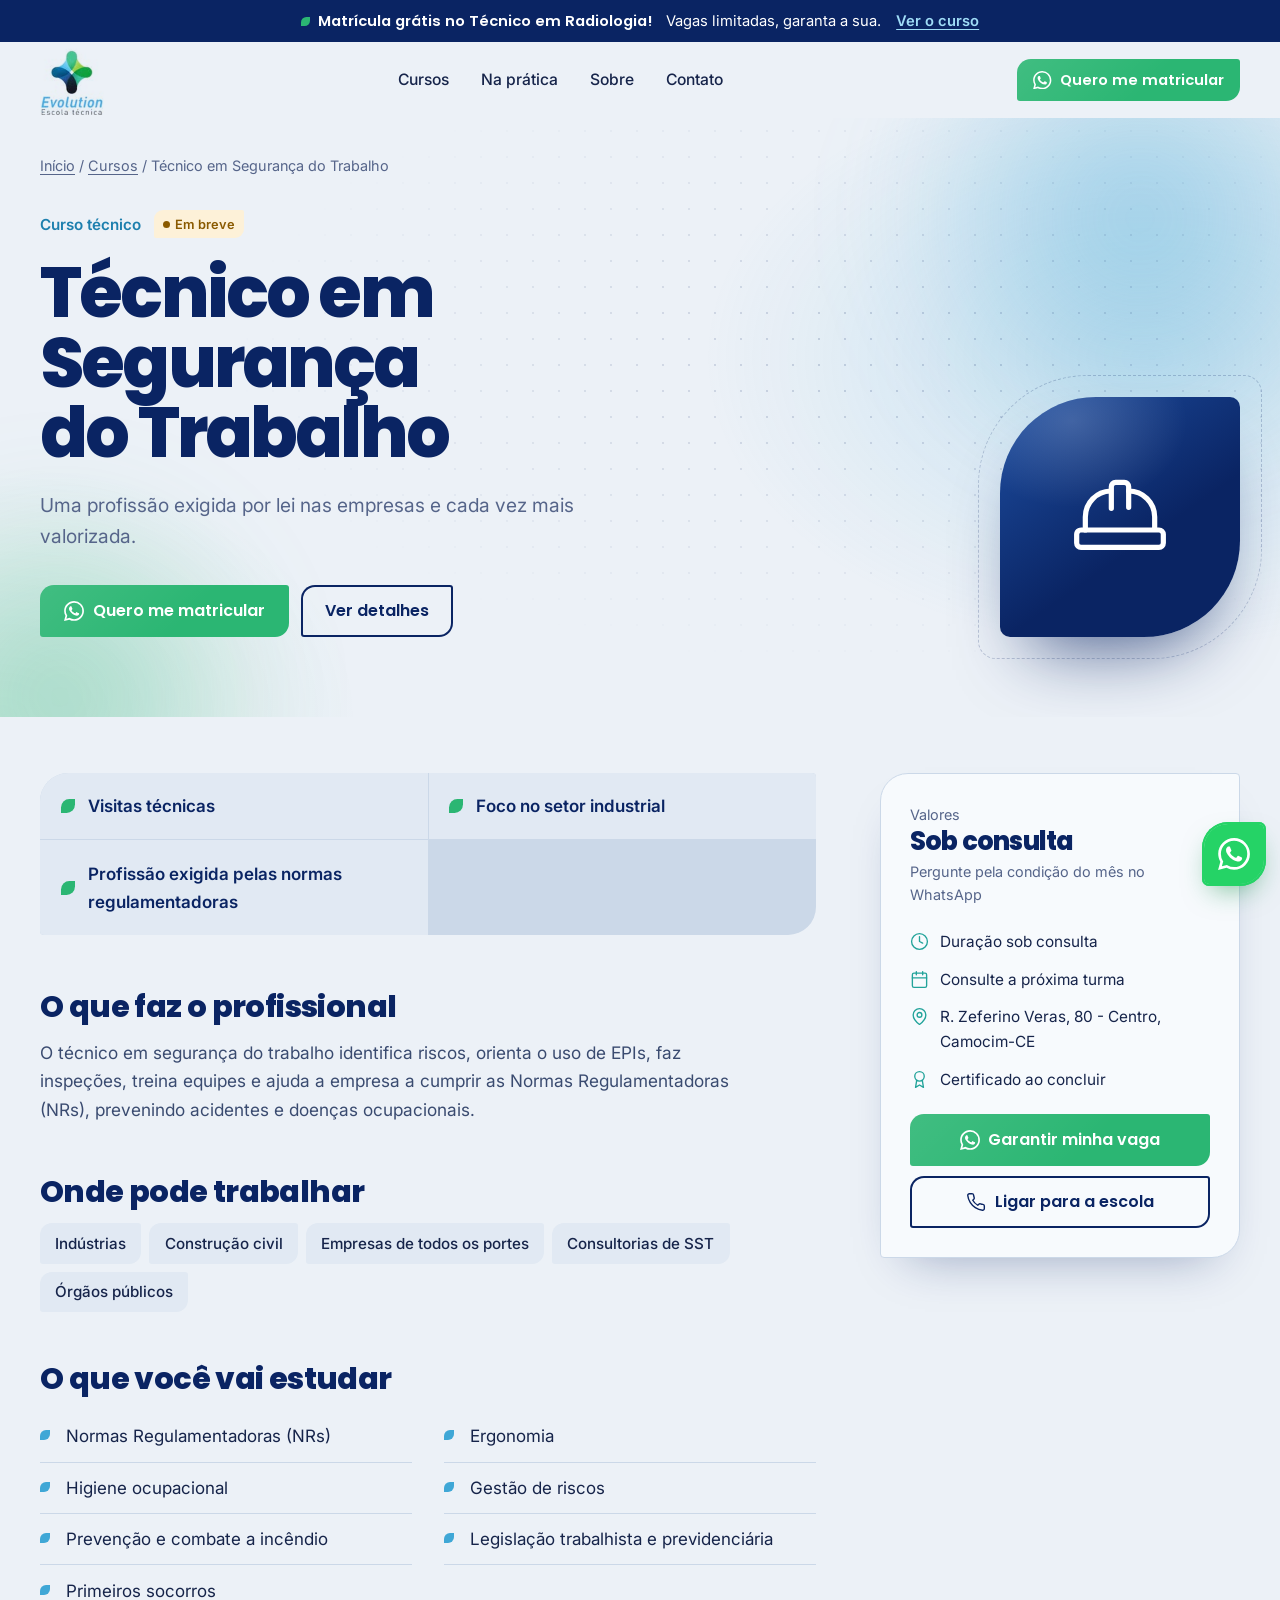
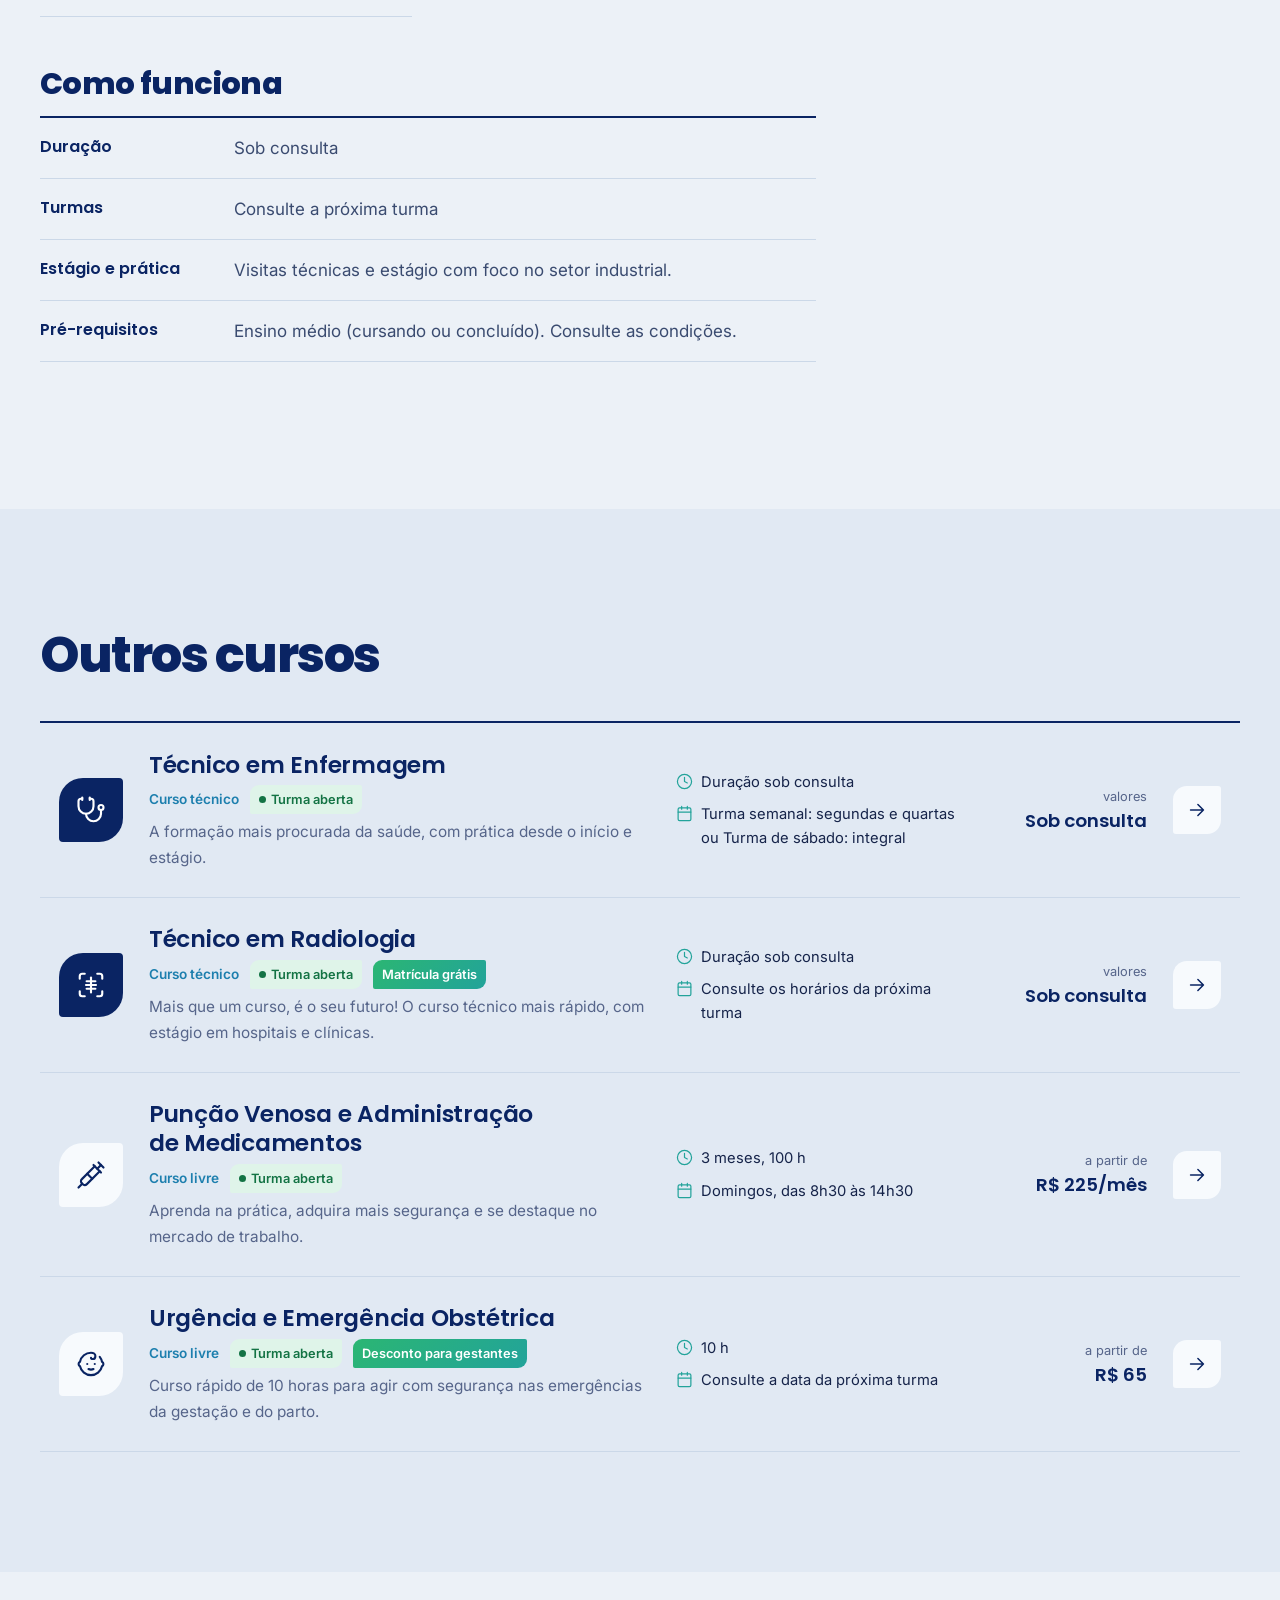
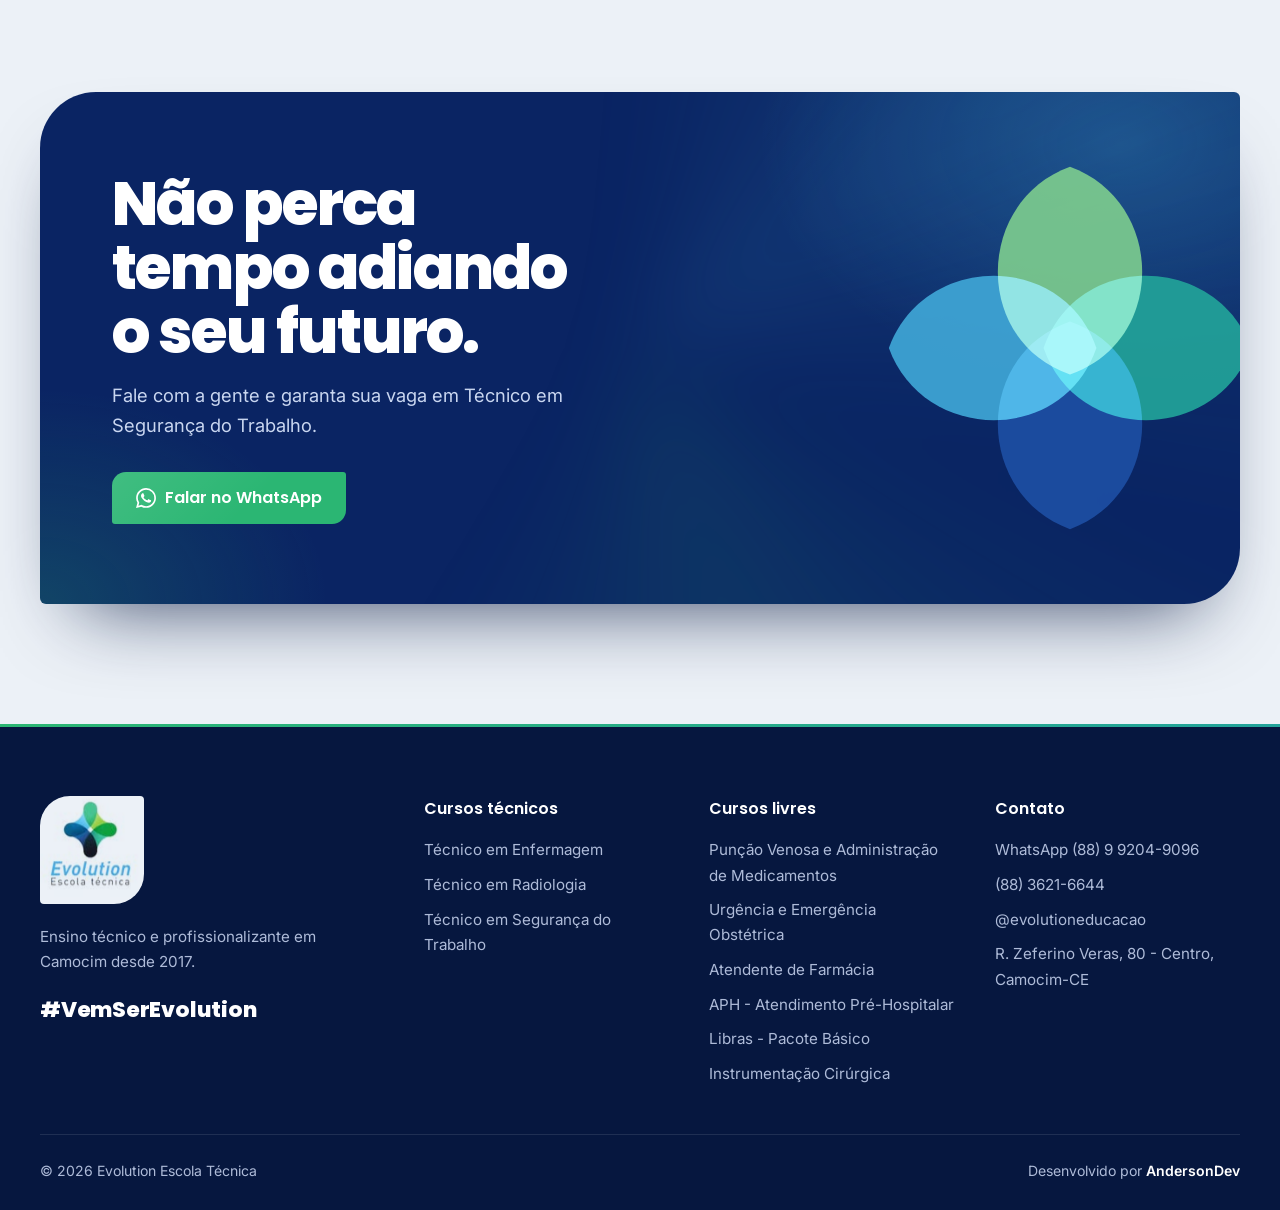
<file: cursos/seguranca-do-trabalho.html>
<!DOCTYPE html>
<html lang="pt-BR">
<head>
  <meta charset="UTF-8">
  <meta name="viewport" content="width=device-width, initial-scale=1">
  <title>Técnico em Segurança do Trabalho em Camocim-CE | Evolution Escola Técnica</title>
  <meta name="description" content="Técnico em Segurança do Trabalho em Camocim-CE. Prevenção de acidentes e saúde do trabalhador, com foco no setor industrial. Consulte a próxima turma.">
  <meta name="theme-color" content="#0A2463">
  <meta property="og:type" content="website">
  <meta property="og:locale" content="pt_BR">
  <meta property="og:site_name" content="Evolution Escola Técnica">
  <meta property="og:title" content="Técnico em Segurança do Trabalho | Evolution Escola Técnica">
  <meta property="og:description" content="Prevenção de acidentes e saúde do trabalhador, com foco no setor industrial.">
  <meta property="og:image" content="../assets/logo.jpg">
  <link rel="icon" href="../assets/logo.jpg">
  <link rel="preconnect" href="https://fonts.googleapis.com">
  <link rel="preconnect" href="https://fonts.gstatic.com" crossorigin>
  <link href="https://fonts.googleapis.com/css2?family=Inter:wght@400;500;600&family=Poppins:wght@600;800&display=swap" rel="stylesheet">
  <link rel="stylesheet" href="../css/style.css">
  <script type="application/ld+json">
  {"@context":"https://schema.org","@type":"Course","name":"Técnico em Segurança do Trabalho","description":"Prevenção de acidentes e saúde do trabalhador, com foco no setor industrial.","provider":{"@type":"EducationalOrganization","name":"Evolution Escola Técnica","address":"R. Zeferino Veras, 80 - Centro, Camocim-CE"}}
  </script>
</head>
<body data-page="curso" data-curso="seguranca-do-trabalho" data-base="../">
  <div id="site-header"></div>
  <main id="curso">
    <noscript><div class="container section"><h1>Técnico em Segurança do Trabalho</h1><p>Prevenção de acidentes e saúde do trabalhador, com foco no setor industrial.</p></div></noscript>
  </main>
  <div id="site-footer"></div>
  <script src="../js/cursos.js"></script>
  <script src="../js/main.js"></script>
</body>
</html>
</file>
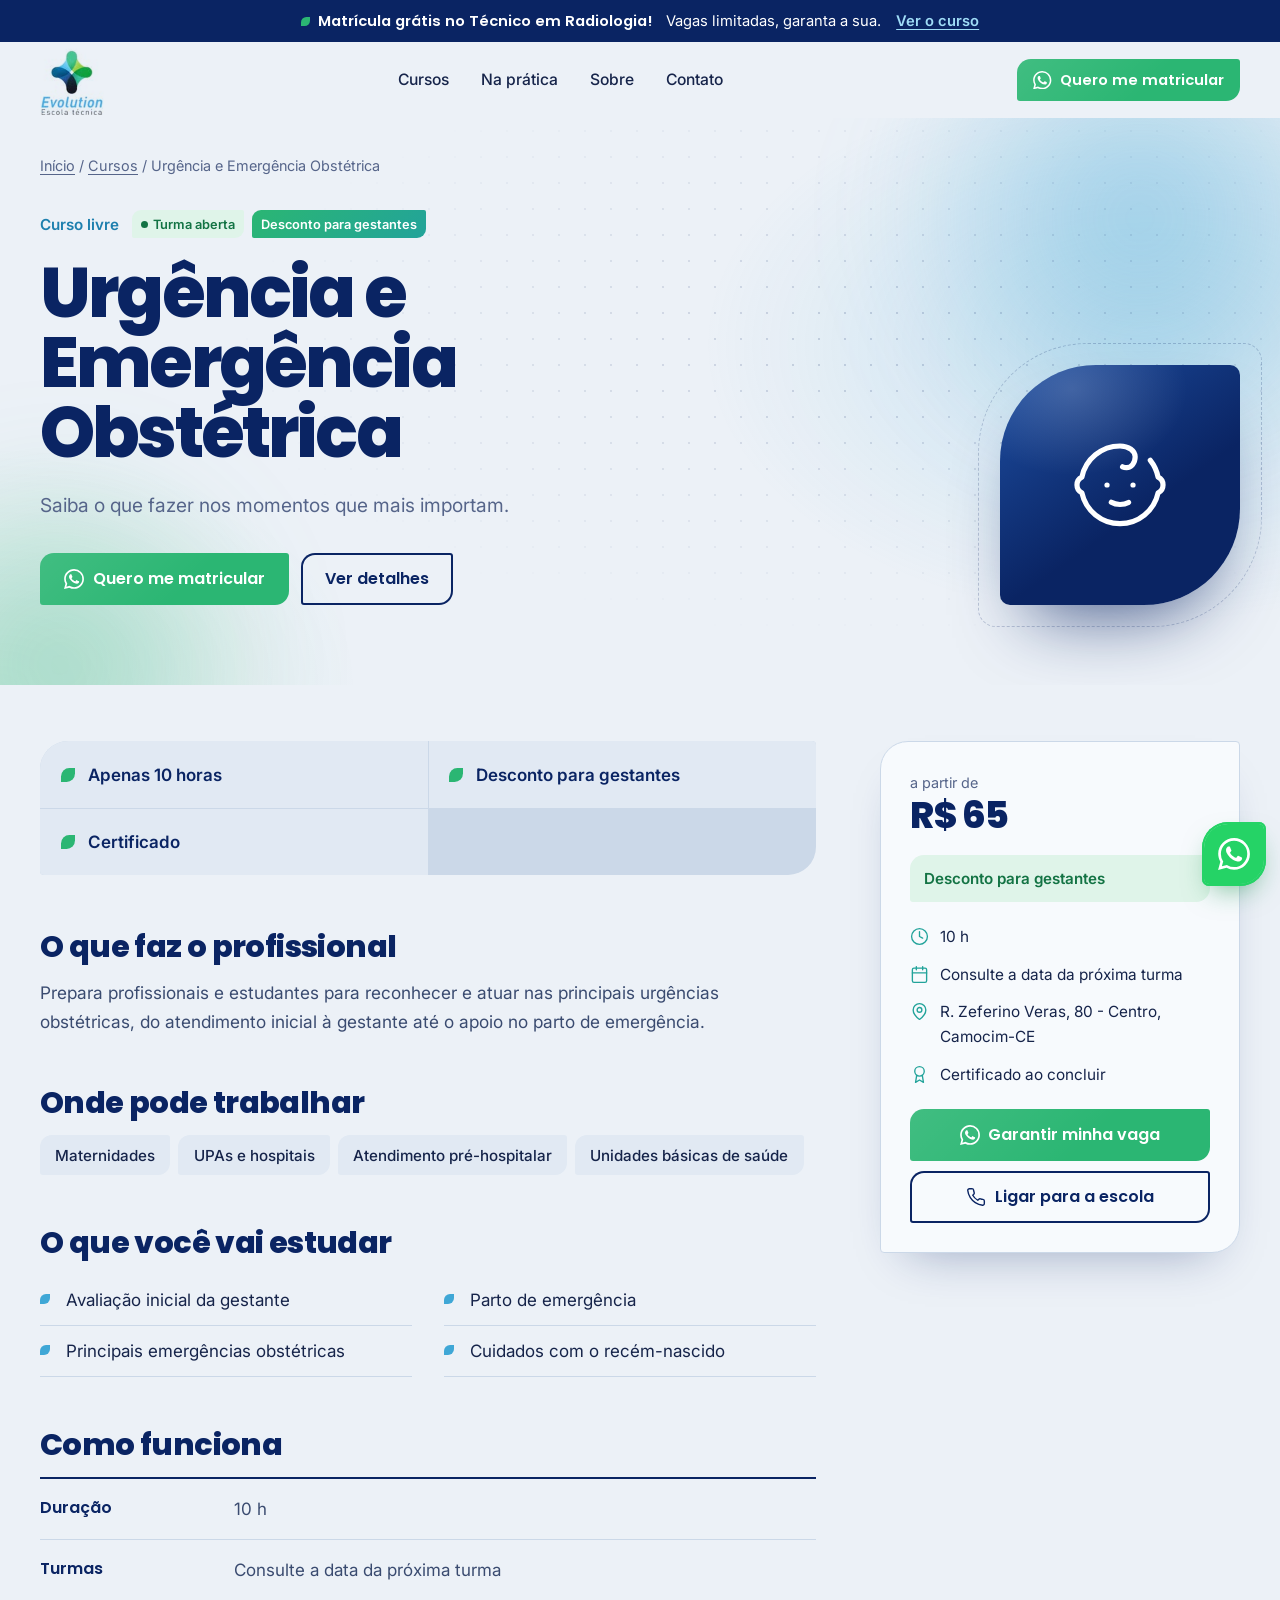
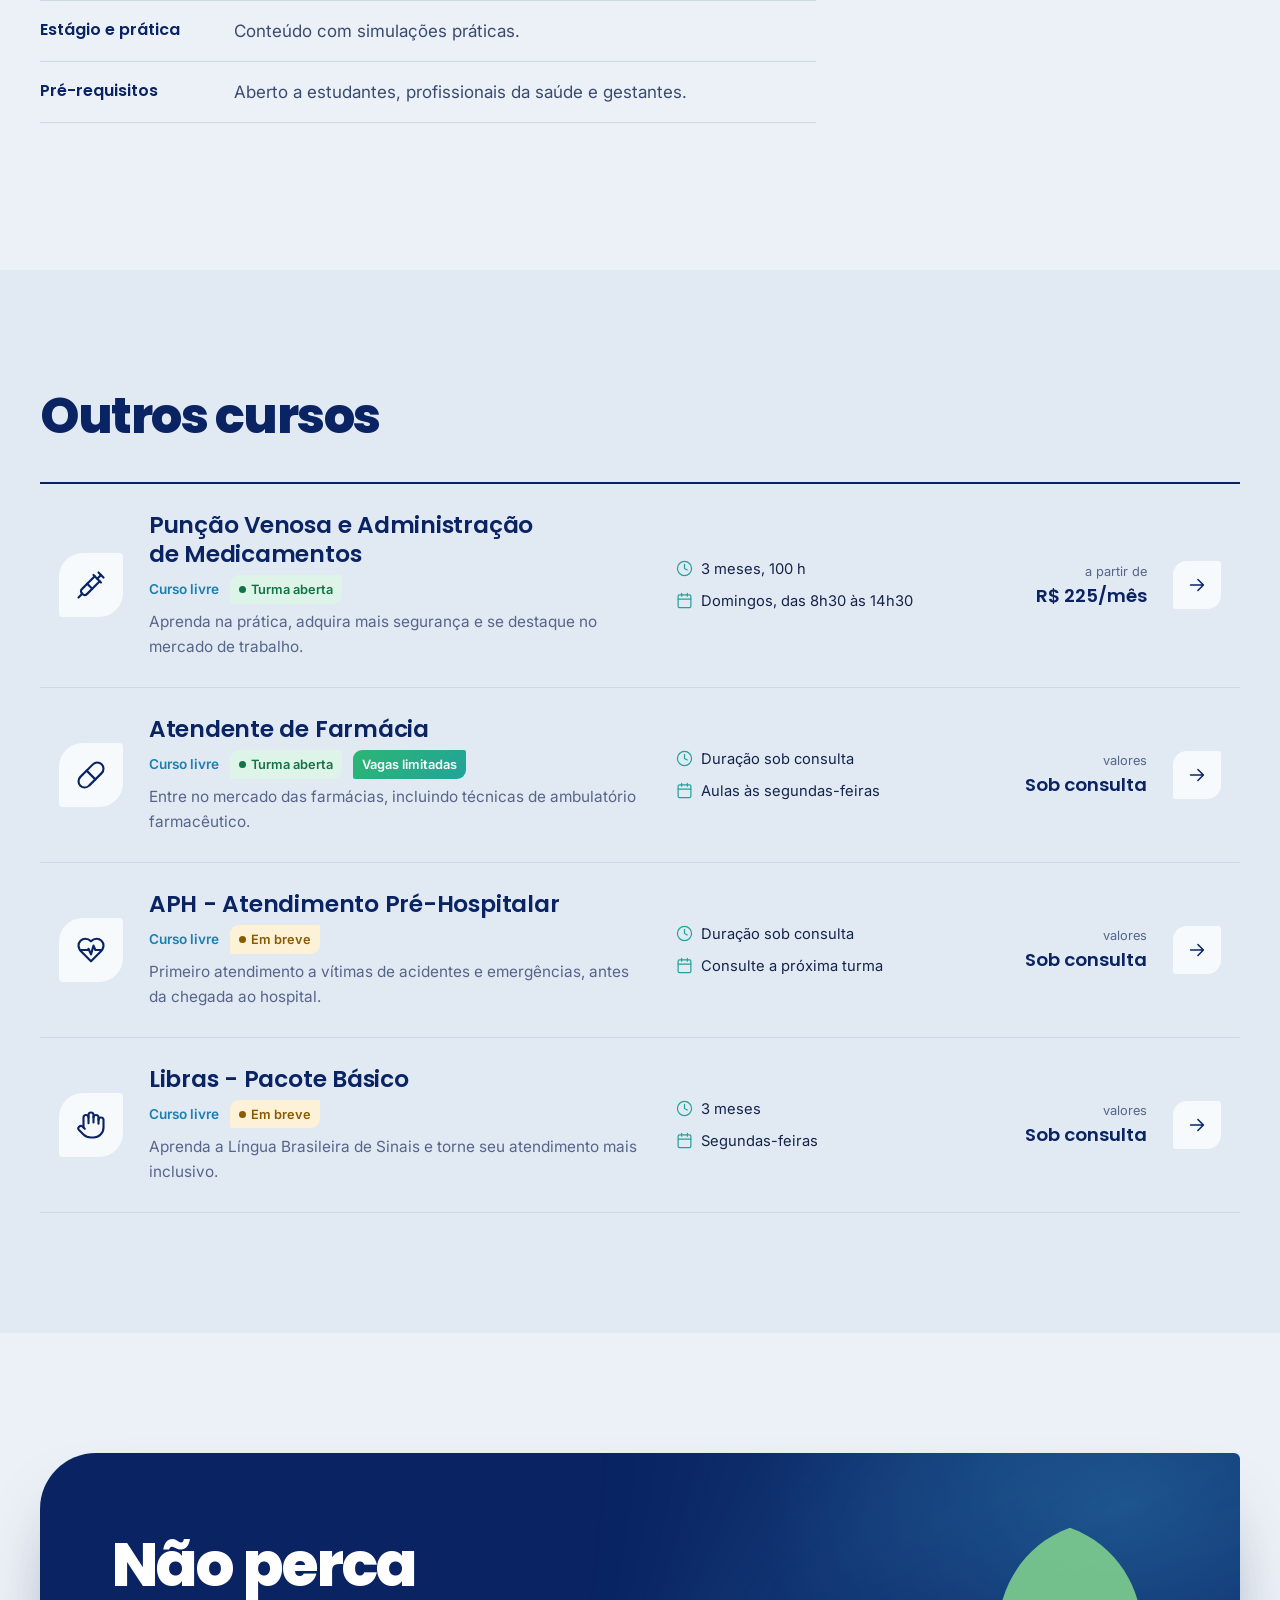
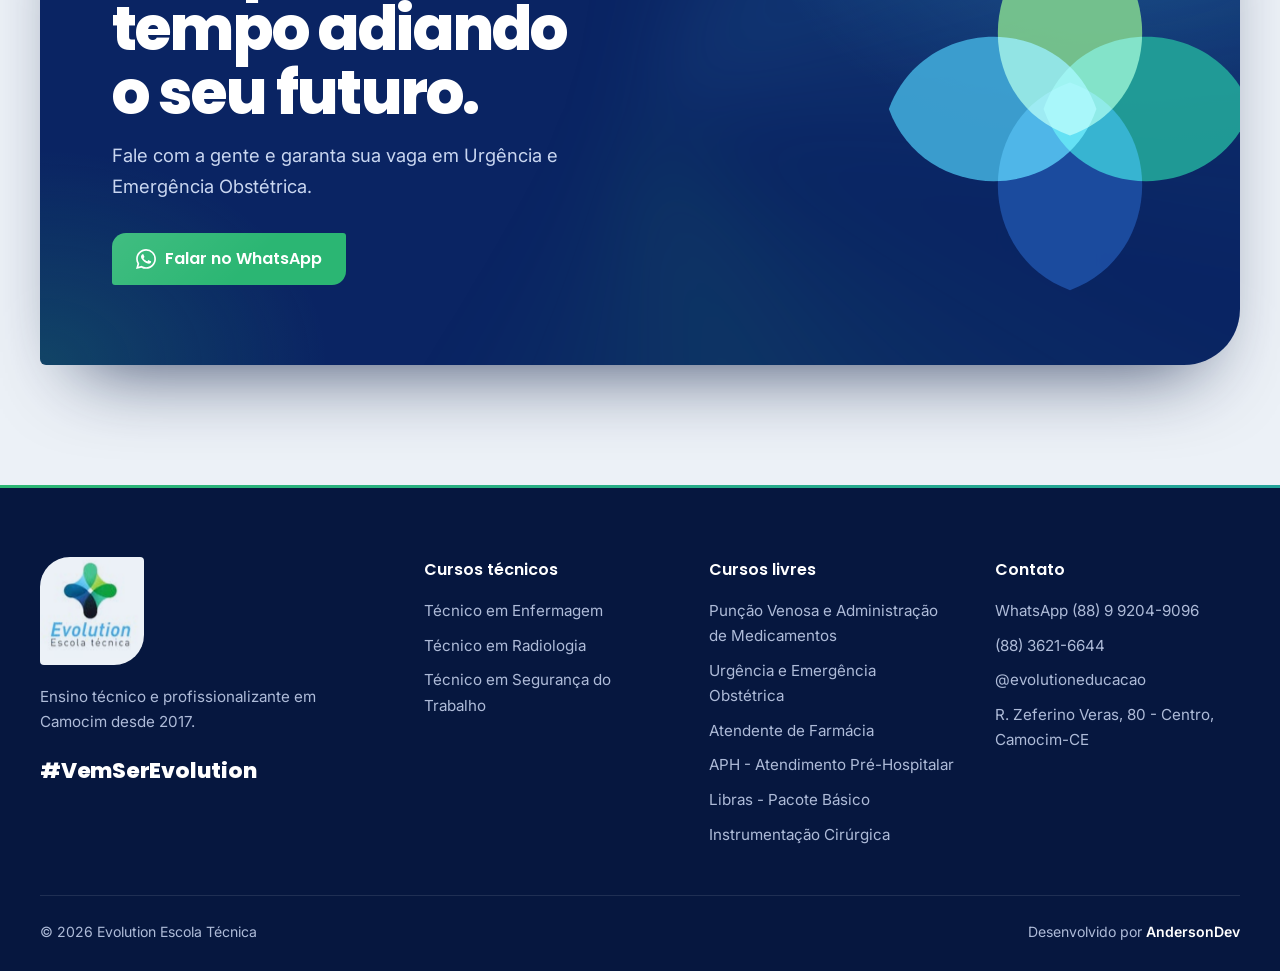
<file: cursos/urgencia-emergencia-obstetrica.html>
<!DOCTYPE html>
<html lang="pt-BR">
<head>
  <meta charset="UTF-8">
  <meta name="viewport" content="width=device-width, initial-scale=1">
  <title>Urgência e Emergência Obstétrica em Camocim-CE | Evolution Escola Técnica</title>
  <meta name="description" content="Urgência e Emergência Obstétrica em Camocim-CE. Curso rápido de 10 horas para agir com segurança nas emergências da gestação e do parto. Consulte a data da próxima turma.">
  <meta name="theme-color" content="#0A2463">
  <meta property="og:type" content="website">
  <meta property="og:locale" content="pt_BR">
  <meta property="og:site_name" content="Evolution Escola Técnica">
  <meta property="og:title" content="Urgência e Emergência Obstétrica | Evolution Escola Técnica">
  <meta property="og:description" content="Curso rápido de 10 horas para agir com segurança nas emergências da gestação e do parto.">
  <meta property="og:image" content="../assets/logo.jpg">
  <link rel="icon" href="../assets/logo.jpg">
  <link rel="preconnect" href="https://fonts.googleapis.com">
  <link rel="preconnect" href="https://fonts.gstatic.com" crossorigin>
  <link href="https://fonts.googleapis.com/css2?family=Inter:wght@400;500;600&family=Poppins:wght@600;800&display=swap" rel="stylesheet">
  <link rel="stylesheet" href="../css/style.css">
  <script type="application/ld+json">
  {"@context":"https://schema.org","@type":"Course","name":"Urgência e Emergência Obstétrica","description":"Curso rápido de 10 horas para agir com segurança nas emergências da gestação e do parto.","provider":{"@type":"EducationalOrganization","name":"Evolution Escola Técnica","address":"R. Zeferino Veras, 80 - Centro, Camocim-CE"}}
  </script>
</head>
<body data-page="curso" data-curso="urgencia-emergencia-obstetrica" data-base="../">
  <div id="site-header"></div>
  <main id="curso">
    <noscript><div class="container section"><h1>Urgência e Emergência Obstétrica</h1><p>Curso rápido de 10 horas para agir com segurança nas emergências da gestação e do parto.</p></div></noscript>
  </main>
  <div id="site-footer"></div>
  <script src="../js/cursos.js"></script>
  <script src="../js/main.js"></script>
</body>
</html>
</file>
<file: css/style.css>
:root {
  --navy: #0A2463;
  --navy-deep: #06173f;
  --sky: #3FA7D6;
  --sky-dark: #1d7fae;
  --teal: #22A39A;
  --green: #2BB673;
  --green-dark: #1f9a5f;
  --paper: #ECF1F7;
  --ice: #E1E9F3;
  --surface: #F7FAFD;
  --white: #ffffff;
  --ink: #16244a;
  --muted: #56658a;
  --line: #cbd8e8;

  --leaf-lg: 56px 6px 56px 6px;
  --leaf-md: 28px 4px 28px 4px;
  --leaf-sm: 14px 3px 14px 3px;

  --display: "Poppins", system-ui, sans-serif;
  --text: "Inter", system-ui, sans-serif;
  --header-h: 76px;
  --wrap: min(1200px, 100% - 32px);
}

*, *::before, *::after { box-sizing: border-box; }
html { scroll-behavior: smooth; scroll-padding-top: calc(var(--header-h) + 16px); -webkit-text-size-adjust: 100%; }
body {
  margin: 0;
  font: 400 1.0625rem/1.65 var(--text);
  color: var(--ink);
  background: var(--paper);
  -webkit-font-smoothing: antialiased;
  overflow-x: hidden;
}
img { max-width: 100%; display: block; }
a { color: inherit; }
h1, h2, h3 { font-family: var(--display); color: var(--navy); margin: 0; text-wrap: balance; }
h2 { font-size: clamp(2rem, 4.6vw, 3.1rem); font-weight: 800; line-height: 1.05; letter-spacing: -.03em; }
h3 { font-size: 1.25rem; font-weight: 600; line-height: 1.25; letter-spacing: -.01em; }
p { margin: 0 0 1em; }
.wrap { width: var(--wrap); margin-inline: auto; }
:focus-visible { outline: 3px solid var(--sky); outline-offset: 3px; }

.btn {
  display: inline-flex; align-items: center; justify-content: center; gap: .55em;
  min-height: 52px; padding: 0 1.5em; border: 0; border-radius: var(--leaf-sm);
  font: 600 1rem/1 var(--display); text-decoration: none; cursor: pointer; white-space: nowrap;
  transition: background-color .2s, color .2s, box-shadow .2s;
}
.btn svg { width: 1.25em; height: 1.25em; flex: none; }
.btn-go { background: var(--green); color: #fff; }
.btn-go:hover { background: var(--green-dark); }
.btn-navy { background: var(--navy); color: #fff; }
.btn-navy:hover { background: var(--navy-deep); }
.btn-line { background: transparent; color: var(--navy); box-shadow: inset 0 0 0 2px var(--navy); }
.btn-line:hover { background: var(--navy); color: #fff; }
.btn-light { background: var(--surface); color: var(--navy); }
.btn-light:hover { background: var(--ice); }
.btn-ghost { background: transparent; color: #fff; box-shadow: inset 0 0 0 2px rgba(255,255,255,.45); }
.btn-ghost:hover { box-shadow: inset 0 0 0 2px #fff; }
.btn-sm { min-height: 42px; padding: 0 1.1em; font-size: .92rem; }
.btn-block { width: 100%; }

.promo-bar { background: var(--navy); color: #fff; font-size: .92rem; }
.promo-bar .wrap { display: flex; align-items: center; justify-content: center; gap: .3em 1em; padding: .6em 0; flex-wrap: wrap; text-align: center; }
.promo-bar strong { font-family: var(--display); font-weight: 600; }
.promo-bar strong::before { content: ""; display: inline-block; width: .6em; height: .6em; margin-right: .55em; background: var(--green); border-radius: 60% 0 60% 0; }
.promo-bar a { color: #9fdcf6; font-weight: 600; text-underline-offset: 3px; }
.promo-bar a:hover { color: #fff; }
@media (max-width: 600px) { .promo-bar { font-size: .85rem; } .promo-bar span { display: none; } }

.site-header { position: sticky; top: 0; z-index: 50; background: var(--paper); transition: box-shadow .25s; }
.site-header.scrolled { box-shadow: 0 1px 0 var(--line); }
.site-header .wrap { display: flex; align-items: center; justify-content: space-between; height: var(--header-h); gap: 1.5rem; }
.logo { display: block; width: 64px; height: 70px; overflow: hidden; flex: none; }
.logo img { mix-blend-mode: multiply; width: 100px; height: 100px; max-width: none; margin: -7px 0 0 -17px; }
.nav { display: none; }
.nav a { font-weight: 500; font-size: .98rem; text-decoration: none; color: var(--ink); padding: .4em 0; background: linear-gradient(var(--green), var(--green)) left bottom / 0 2px no-repeat; transition: background-size .25s; }
.nav a:hover { background-size: 100% 2px; }
.header-cta { display: none; }
.menu-toggle { width: 48px; height: 48px; border: 0; border-radius: var(--leaf-sm); background: var(--ice); color: var(--navy); display: grid; place-items: center; cursor: pointer; }
.menu-toggle svg { width: 24px; height: 24px; }
.mobile-nav {
  position: fixed; inset: 0; z-index: 60; background: var(--navy); color: #fff; padding: 20px 16px 32px;
  display: flex; flex-direction: column; transform: translateY(-100%); visibility: hidden; transition: transform .35s ease, visibility .35s;
}
.mobile-nav.open { transform: none; visibility: visible; }
.mobile-nav .close { align-self: flex-end; width: 48px; height: 48px; border: 0; border-radius: var(--leaf-sm); background: rgba(255,255,255,.1); color: #fff; cursor: pointer; margin-bottom: 1.5rem; display: grid; place-items: center; }
.mobile-nav a:not(.btn) { font: 800 2rem/1.1 var(--display); letter-spacing: -.02em; color: #fff; text-decoration: none; padding: .45em 0; }
.mobile-nav .btn { margin-top: auto; }
@media (min-width: 980px) {
  .nav { display: flex; gap: 2rem; }
  .header-cta { display: inline-flex; }
  .menu-toggle { display: none; }
}

.hero { position: relative; overflow: hidden; background: radial-gradient(55% 60% at 80% 30%, rgba(63,167,214,.22), transparent 70%), radial-gradient(45% 50% at 0% 100%, rgba(43,182,115,.14), transparent 70%), radial-gradient(40% 40% at 40% 0%, rgba(34,163,154,.10), transparent 70%), var(--paper); padding: 32px 0 64px; }
.hero .wrap { display: grid; gap: 24px; align-items: center; }
.hero h1 { font-size: clamp(2.9rem, 9.5vw, 5.6rem); font-weight: 800; line-height: .98; letter-spacing: -.045em; }
.hero .lead { font-size: clamp(1.08rem, 2vw, 1.25rem); color: var(--muted); max-width: 32em; margin: 1.4rem 0 0; }
.hero-actions { display: flex; flex-wrap: wrap; gap: .75rem; margin-top: 2rem; }
.hero-where { display: flex; align-items: center; gap: .6rem; margin-top: 2.2rem; color: var(--muted); font-size: .95rem; }
.hero-where svg { width: 20px; height: 20px; color: var(--teal); flex: none; }
.hero-art { position: relative; width: min(100%, 520px); justify-self: center; order: -1; }
.hero-art .mark { display: block; width: 100%; height: auto; overflow: visible; }
.hero-photo { position: absolute; inset: 16%; border-radius: var(--leaf-lg); overflow: hidden; box-shadow: 0 30px 60px -20px rgba(10,36,99,.45); }
.hero-photo img { width: 100%; height: 100%; object-fit: cover; }
@media (max-width: 979px) { .hero-art { width: 132px; justify-self: start; margin-left: -8px; } .hero-photo { inset: 0; border-radius: var(--leaf-md); } }
@media (min-width: 980px) {
  .hero { padding: 56px 0 96px; }
  .hero .wrap { grid-template-columns: 1.15fr .85fr; gap: 48px; }
  .hero-art { order: 0; }
}

.petal { mix-blend-mode: multiply; }
.on-dark .petal { mix-blend-mode: screen; }
.mark.animate .petal { animation: bloom 1.1s cubic-bezier(.2,.8,.2,1) both; }
.mark.animate .p1 { --dx: 0px; --dy: -50px; animation-delay: .05s; }
.mark.animate .p2 { --dx: 50px; --dy: 0px; animation-delay: .17s; }
.mark.animate .p3 { --dx: 0px; --dy: 50px; animation-delay: .29s; }
.mark.animate .p4 { --dx: -50px; --dy: 0px; animation-delay: .41s; }
@keyframes bloom { from { opacity: 0; transform: translate(var(--dx), var(--dy)); } to { opacity: 1; transform: none; } }

.facts { background: var(--navy); color: #fff; padding: 56px 0; position: relative; overflow: hidden; }
.facts p { position: relative; font: 600 clamp(1.5rem, 3.6vw, 2.4rem)/1.3 var(--display); letter-spacing: -.02em; margin: 0; max-width: 30ch; color: #b7c6e6; }
.facts b { color: #fff; font-weight: 800; }
.facts .petals-bg { position: absolute; right: -90px; top: 50%; width: 380px; transform: translateY(-50%); opacity: .5; }
@media (max-width: 859px) { .facts .petals-bg { opacity: .2; } }
@media (min-width: 980px) { .facts { padding: 84px 0; } }

.section { padding: 80px 0; }
.section.ice { background: var(--ice); }
.section.ice { --chip: var(--surface); }
.head { display: grid; gap: 1rem; margin-bottom: 2.5rem; max-width: 720px; }
.head p { color: var(--muted); font-size: 1.1rem; margin: 0; max-width: 38em; }
@media (min-width: 980px) { .section { padding: 120px 0; } }

.catalog-top { display: grid; gap: 1.5rem; align-items: end; margin-bottom: 2rem; }
.catalog-top .head { margin: 0; }
@media (min-width: 980px) { .catalog-top { grid-template-columns: 1fr auto; } }
.filters { display: flex; flex-wrap: wrap; gap: .3rem; background: var(--ice); padding: .35rem; border-radius: var(--leaf-sm); justify-self: start; }
.filter {
  border: 0; background: transparent; color: var(--muted); padding: .75em 1.1em; border-radius: 11px 3px 11px 3px;
  font: 600 .92rem/1 var(--display); cursor: pointer; transition: background-color .2s, color .2s;
}
.filter:hover { color: var(--navy); }
.filter.active { background: var(--surface); color: var(--navy); box-shadow: 0 2px 8px rgba(10,36,99,.12); }
.filter .count { color: var(--sky-dark); margin-left: .35em; }

.catalog { list-style: none; margin: 0; padding: 0; border-top: 2px solid var(--navy); }
.course-row { border-bottom: 1px solid var(--line); }
.course-row.hidden { display: none; }
.row-link { display: grid; grid-template-columns: 52px minmax(0, 1fr); gap: .4rem 1rem; padding: 1.5rem .25rem; text-decoration: none; color: inherit; }
.leaf-ic { width: 52px; height: 52px; border-radius: 20px 3px 20px 3px; display: grid; place-items: center; background: var(--chip, var(--ice)); color: var(--navy); transition: background-color .25s, color .25s; }
.leaf-ic svg { width: 26px; height: 26px; }
.course-row[data-tipo="tecnico"] .leaf-ic { background: var(--navy); color: #fff; }
.row-name { display: flex; flex-wrap: wrap; align-items: center; gap: .35rem .7rem; }
.row-name h3 { font-size: clamp(1.15rem, 2.4vw, 1.45rem); width: 100%; }
.row-kind { font-size: .85rem; color: var(--sky-dark); font-weight: 600; }
.row-desc { color: var(--muted); font-size: .96rem; margin: .35rem 0 0; }
.row-meta { grid-column: 2; display: flex; flex-wrap: wrap; gap: .5rem 1.4rem; font-size: .92rem; margin-top: .5rem; }
.row-meta span { display: inline-flex; gap: .45rem; align-items: flex-start; }
.row-meta svg { width: 17px; height: 17px; color: var(--teal); flex: none; margin-top: 3px; }
.row-meta .m-price strong { font-family: var(--display); color: var(--navy); }
.status { display: inline-flex; align-items: center; gap: .4em; font-size: .8rem; font-weight: 600; padding: .3em .7em; border-radius: 9px 2px 9px 2px; }
.status::before { content: ""; width: 7px; height: 7px; border-radius: 50%; background: currentColor; }
.status.aberta { background: #dff4e9; color: #137344; }
.status.em-breve { background: #fdf1d8; color: #8a5a00; }
.promo-chip { display: inline-block; background: var(--green); color: #fff; font-size: .8rem; font-weight: 600; padding: .3em .7em; border-radius: 9px 2px 9px 2px; }
.row-price, .row-go { display: none; }
.row-link:hover .leaf-ic, .row-link:focus-visible .leaf-ic { background: var(--green); color: #fff; }
.row-link:hover h3 { text-decoration: underline; text-decoration-thickness: 2px; text-underline-offset: 5px; text-decoration-color: var(--green); }
@media (min-width: 860px) {
  .row-link { grid-template-columns: 64px minmax(0, 1.7fr) minmax(0, 1fr) 150px 48px; align-items: center; gap: 1.6rem; padding: 1.7rem .5rem; }
  .leaf-ic { width: 64px; height: 64px; border-radius: 24px 4px 24px 4px; }
  .leaf-ic svg { width: 30px; height: 30px; }
  .row-meta { grid-column: auto; flex-direction: column; gap: .5rem; margin: 0; }
  .row-meta .m-price { display: none; }
  .row-price { display: block; text-align: right; }
  .row-price small { display: block; color: var(--muted); font-size: .8rem; }
  .row-price strong { font: 600 1.15rem/1.3 var(--display); color: var(--navy); }
  .row-go { display: grid; place-items: center; width: 48px; height: 48px; border-radius: var(--leaf-sm); background: var(--chip, var(--ice)); color: var(--navy); transition: background-color .2s, color .2s; }
  .row-go svg { width: 22px; height: 22px; }
  .row-link:hover .row-go { background: var(--navy); color: #fff; }
}
.catalog-note { margin: 1.8rem 0 0; color: var(--muted); }
.catalog-note a { color: var(--green-dark); font-weight: 600; text-underline-offset: 3px; }

.promo { padding: 0 0 80px; }
.promo-box { position: relative; overflow: hidden; background: var(--green); color: #fff; border-radius: var(--leaf-lg); padding: 2.6rem 1.6rem; display: grid; gap: 1.6rem; }
.promo-box h2 { color: #fff; max-width: 16ch; position: relative; }
.promo-box p { margin: .8rem 0 0; font-size: 1.1rem; color: #eafff3; position: relative; }
.promo-box .btn { justify-self: start; position: relative; }
.promo-box .petals-bg { position: absolute; right: -70px; bottom: -90px; width: 320px; opacity: .35; }
@media (min-width: 860px) { .promo-box { grid-template-columns: 1fr auto; align-items: center; padding: 3.5rem 4rem; } }
@media (min-width: 980px) { .promo { padding-bottom: 120px; } }

.practice { display: grid; gap: 2.5rem; }
@media (min-width: 980px) { .practice { grid-template-columns: .8fr 1.2fr; gap: 4rem; align-items: start; } .practice .head { position: sticky; top: calc(var(--header-h) + 32px); } }
.practice ul { list-style: none; padding: 0; margin: .5rem 0 0; display: grid; gap: .7rem; }
.practice li { display: flex; gap: .75rem; align-items: center; font-weight: 500; }
.practice li::before { content: ""; width: 12px; height: 12px; flex: none; background: var(--teal); border-radius: 60% 0 60% 0; }
.gallery { display: grid; grid-template-columns: 1fr 1fr; gap: 12px; }
.tile {
  position: relative; border: 0; padding: 0; cursor: zoom-in; overflow: hidden; aspect-ratio: 1; font: inherit; text-align: left;
  border-radius: var(--leaf-md); color: #fff; background: var(--navy);
}
.tile:nth-child(4n+2) { background: var(--sky-dark); border-radius: 4px 28px 4px 28px; }
.tile:nth-child(4n+3) { background: var(--teal); border-radius: 4px 28px 4px 28px; }
.tile:nth-child(4n+4) { background: #1b3f8f; }
.tile img { position: absolute; inset: 0; width: 100%; height: 100%; object-fit: cover; transition: transform .5s ease; }
.tile:hover img { transform: scale(1.04); }
.tile .tile-ic { position: absolute; right: 8%; top: 10%; width: 38%; height: auto; opacity: .3; stroke-width: 1.2; }
.tile .cap { position: absolute; left: 0; right: 0; bottom: 0; padding: 2.5rem 1rem 1rem; font: 600 1rem/1.25 var(--display); }
.tile.has-img .cap { background: linear-gradient(transparent, rgba(6,23,63,.85)); }
@media (min-width: 700px) {
  .gallery { grid-template-columns: repeat(3, 1fr); grid-auto-rows: 200px; }
  .tile { aspect-ratio: auto; }
  .tile:nth-child(1) { grid-column: span 2; grid-row: span 2; border-radius: var(--leaf-lg); }
  .tile:nth-child(1) .cap { font-size: 1.5rem; padding: 1.6rem; }
}

.lightbox { position: fixed; inset: 0; z-index: 100; background: rgba(6,23,63,.94); display: none; align-items: center; justify-content: center; padding: 16px; }
.lightbox.open { display: flex; }
.lightbox-inner { width: min(920px, 100%); border-radius: var(--leaf-md); overflow: hidden; background: var(--navy); }
.lightbox-inner img { width: 100%; max-height: 78vh; object-fit: contain; background: #000; }
.lb-empty { min-height: 50vh; display: grid; place-items: center; background: var(--navy); color: #fff; }
.lb-empty svg { width: 30%; max-width: 200px; opacity: .45; stroke-width: 1.1; }
.lightbox-cap { color: #fff; padding: 1rem 1.2rem; font: 600 1.05rem var(--display); }
.lb-btn { position: absolute; width: 50px; height: 50px; border: 0; border-radius: var(--leaf-sm); background: rgba(255,255,255,.12); color: #fff; font-size: 1.6rem; cursor: pointer; display: grid; place-items: center; }
.lb-btn:hover { background: rgba(255,255,255,.25); }
.lb-close { top: 16px; right: 16px; }
.lb-prev { left: 12px; top: 50%; transform: translateY(-50%); }
.lb-next { right: 12px; top: 50%; transform: translateY(-50%); }

.about { display: grid; gap: 3rem; align-items: center; }
@media (min-width: 980px) { .about { grid-template-columns: 1fr 1fr; gap: 5rem; } }
.about.no-art { align-items: start; }
@media (min-width: 980px) { .about.no-art { grid-template-columns: .9fr 1.1fr; row-gap: 0; } .about.no-art .about-text { display: contents; } .about.no-art h2 { grid-column: 1; grid-row: 1 / span 4; font-size: clamp(2.4rem, 4.6vw, 3.6rem); } .about.no-art .about-text > *:not(h2) { grid-column: 2; } .about.no-art .about-text > p:first-of-type { margin-top: 0; } }
.about-art { position: relative; aspect-ratio: 1; max-width: 500px; width: 100%; justify-self: center; }
.about-art .frame { position: absolute; inset: 0; border-radius: var(--leaf-lg); overflow: hidden; background: var(--ice); display: grid; place-items: center; }
.about-art .frame img { width: 100%; height: 100%; object-fit: cover; }
.about-art .frame .mark { width: 58%; }
.about-art .since { position: absolute; left: -6px; bottom: 28px; background: var(--navy); color: #fff; padding: 1.1rem 1.4rem; border-radius: var(--leaf-md); }
.about-art .since strong { display: block; font: 800 2.4rem/1 var(--display); letter-spacing: -.03em; }
.about-art .since span { font-size: .9rem; color: #b7c6e6; }
.about-text > p { color: #3a4b70; font-size: 1.1rem; margin-top: 1.2rem; }
.points { list-style: none; padding: 0; margin: 1.8rem 0; display: grid; gap: 1.1rem; }
.points li { display: grid; grid-template-columns: 14px 1fr; gap: .9rem; align-items: baseline; }
.points li::before { content: ""; width: 14px; height: 14px; background: var(--green); border-radius: 60% 0 60% 0; transform: translateY(2px); }
.points strong { color: var(--navy); }
.address-note { border-left: 3px solid var(--sky); padding: .3rem 0 .3rem 1.1rem; color: var(--muted); font-size: .98rem; margin: 0; }

.teachers { display: grid; gap: 28px; grid-template-columns: repeat(auto-fit, minmax(220px, 1fr)); }
.teacher { display: flex; align-items: center; gap: 1.1rem; }
.teacher .avatar { width: 84px; height: 84px; flex: none; border-radius: 34px 4px 34px 4px; overflow: hidden; display: grid; place-items: center; background: var(--navy); color: #fff; font: 800 2rem var(--display); }
.teacher:nth-child(3n+2) .avatar { background: var(--teal); }
.teacher:nth-child(3n+3) .avatar { background: var(--sky-dark); }
.teacher .avatar img { width: 100%; height: 100%; object-fit: cover; }
.teacher h3 { font-size: 1.2rem; }
.teacher p { margin: .1rem 0 0; color: var(--muted); font-size: .95rem; }

.testimonials { display: grid; gap: 24px; }
@media (min-width: 860px) { .testimonials { grid-template-columns: repeat(3, 1fr); } }
.testimonial { margin: 0; padding: 1.8rem; background: var(--ice); border-radius: var(--leaf-md); display: flex; flex-direction: column; gap: 1.2rem; }
.testimonial blockquote { margin: 0; font-size: 1.05rem; flex: 1; }
.testimonial figcaption strong { display: block; font-family: var(--display); color: var(--navy); }
.testimonial figcaption span { font-size: .88rem; color: var(--muted); }

.faq-wrap { display: grid; gap: 2rem; }
@media (min-width: 980px) { .faq-wrap { grid-template-columns: .8fr 1.2fr; gap: 4rem; align-items: start; } }
.faq { border-top: 2px solid var(--navy); }
.faq details { border-bottom: 1px solid var(--line); }
.faq summary { list-style: none; cursor: pointer; padding: 1.35rem 0; display: flex; justify-content: space-between; gap: 1.5rem; align-items: center; font: 600 1.1rem/1.35 var(--display); color: var(--navy); }
.faq summary::-webkit-details-marker { display: none; }
.faq .pm { position: relative; width: 22px; height: 22px; flex: none; }
.faq .pm::before, .faq .pm::after { content: ""; position: absolute; left: 50%; top: 50%; width: 16px; height: 2px; background: var(--green); transform: translate(-50%, -50%); transition: transform .25s; }
.faq .pm::after { transform: translate(-50%, -50%) rotate(90deg); }
.faq details[open] .pm::after { transform: translate(-50%, -50%) rotate(0deg); }
.faq details p { margin: 0 0 1.4rem; color: var(--muted); max-width: 40em; }

.closing { position: relative; overflow: hidden; background: var(--navy); color: #fff; border-radius: var(--leaf-lg); padding: 3rem 1.6rem; }
.closing h2 { color: #fff; max-width: 13ch; font-size: clamp(2.2rem, 5.5vw, 3.8rem); }
.closing p { color: #c9d6f0; font-size: 1.15rem; margin: 1rem 0 0; max-width: 28em; }
.closing .petals-bg { position: absolute; right: -30px; top: 50%; width: min(400px, 55%); transform: translateY(-50%); }
.closing > *:not(.petals-bg) { position: relative; z-index: 1; }
@media (max-width: 859px) { .closing .petals-bg { opacity: .22; right: -80px; width: 300px; } }
@media (min-width: 860px) { .closing { padding: 5rem 4.5rem; } }

.contact { display: grid; gap: 2rem; }
@media (min-width: 980px) { .contact { grid-template-columns: .9fr 1.1fr; gap: 3rem; } }
.contact-list { list-style: none; padding: 0; margin: 0; border-top: 2px solid var(--navy); }
.contact-list li { border-bottom: 1px solid var(--line); }
.contact-list a, .contact-list .item { display: grid; grid-template-columns: 44px 1fr; gap: 1rem; align-items: center; padding: 1.1rem 0; text-decoration: none; }
.contact-list .ic { width: 44px; height: 44px; border-radius: 16px 3px 16px 3px; display: grid; place-items: center; background: var(--surface); color: var(--navy); transition: background-color .2s, color .2s; }
.contact-list .ic.wa { background: var(--green); color: #fff; }
.contact-list a:hover .ic:not(.wa) { background: var(--navy); color: #fff; }
.contact-list svg { width: 21px; height: 21px; }
.contact-list small { display: block; color: var(--muted); font-size: .85rem; }
.contact-list strong { font: 600 1.05rem/1.35 var(--display); color: var(--navy); }
.contact-list .ref { display: block; color: var(--muted); font-size: .9rem; }
.map { border-radius: var(--leaf-lg); overflow: hidden; min-height: 360px; background: var(--surface); }
.map iframe { display: block; width: 100%; height: 100%; min-height: 360px; border: 0; }

.site-footer { background: var(--navy-deep); color: #aebbd8; padding: 72px 0 28px; font-size: .95rem; }
.footer-grid { display: grid; gap: 2.5rem; }
@media (min-width: 860px) { .footer-grid { grid-template-columns: 1.4fr 1fr 1fr 1fr; } }
.footer-logo { display: block; width: 104px; height: 108px; overflow: hidden; background: var(--paper); border-radius: 30px 4px 30px 4px; }
.footer-logo img { mix-blend-mode: multiply; width: 130px; height: 130px; max-width: none; margin: -11px 0 0 -13px; }
.footer-brand p { margin: 1.2rem 0 0; max-width: 24em; }
.tagline { font: 800 1.35rem var(--display); color: #fff; margin-top: 1.2rem; letter-spacing: -.01em; }
.site-footer h4 { font: 600 1rem var(--display); color: #fff; margin: 0 0 1rem; }
.site-footer ul { list-style: none; padding: 0; margin: 0; display: grid; gap: .6rem; }
.site-footer a { color: #aebbd8; text-decoration: none; }
.site-footer a:hover { color: #fff; }
.footer-bottom { display: flex; flex-wrap: wrap; justify-content: space-between; gap: .8rem; border-top: 1px solid rgba(255,255,255,.1); margin-top: 3rem; padding-top: 1.5rem; font-size: .88rem; }
.footer-bottom a { color: #fff; font-weight: 600; }

.wa-float { position: fixed; right: 16px; bottom: 16px; z-index: 40; width: 60px; height: 60px; display: grid; place-items: center; background: #25D366; color: #fff; border-radius: 24px 5px 24px 5px; box-shadow: 0 12px 28px -8px rgba(18,140,70,.6); transition: transform .2s; }
.wa-float:hover { transform: scale(1.06); }
.wa-float svg { width: 32px; height: 32px; }

.course-hero { background: radial-gradient(50% 70% at 90% 40%, rgba(63,167,214,.2), transparent 70%), radial-gradient(40% 60% at 0% 100%, rgba(43,182,115,.12), transparent 70%), var(--paper); padding: 28px 0 56px; position: relative; overflow: hidden; }
.crumbs { font-size: .9rem; color: var(--muted); margin-bottom: 2rem; }
.crumbs a { color: var(--muted); text-underline-offset: 3px; }
.crumbs a:hover { color: var(--navy); }
.course-hero .wrap { position: relative; }
.course-hero .tags { display: flex; flex-wrap: wrap; gap: .5rem; align-items: center; margin-bottom: 1.2rem; }
.course-hero .kind { font-weight: 600; color: var(--sky-dark); font-size: .95rem; margin-right: .3rem; }
.course-hero h1 { font-size: clamp(2.4rem, 7vw, 4.4rem); font-weight: 800; line-height: 1; letter-spacing: -.04em; max-width: 14ch; }
.course-hero .lead { font-size: 1.2rem; color: var(--muted); max-width: 32em; margin: 1.3rem 0 0; }
.course-hero .big-ic { position: absolute; right: 0; bottom: 0; width: 240px; height: 240px; border-radius: 96px 10px 96px 10px; background: var(--navy); color: #fff; display: none; place-items: center; }
.course-hero .big-ic svg { width: 104px; height: 104px; stroke-width: 1.2; }
@media (min-width: 980px) { .course-hero { padding: 36px 0 80px; } .course-hero .big-ic { display: grid; } .course-hero .text { max-width: 700px; } }

.course-body { display: grid; gap: 3rem; align-items: start; padding: 56px 0 96px; }
@media (min-width: 980px) { .course-body { grid-template-columns: minmax(0, 1fr) 360px; gap: 4rem; } }
.perks { list-style: none; padding: 0; margin: 0 0 3.5rem; display: grid; gap: 1px; background: var(--line); border-radius: var(--leaf-md); overflow: hidden; }
@media (min-width: 640px) { .perks { grid-template-columns: 1fr 1fr; } }
.perks li { background: var(--ice); padding: 1.2rem 1.3rem; display: flex; gap: .8rem; align-items: center; font-weight: 600; color: var(--navy); }
.perks li::before { content: ""; width: 14px; height: 14px; flex: none; background: var(--green); border-radius: 60% 0 60% 0; }
.block { margin-bottom: 3.2rem; }
.block h2 { font-size: clamp(1.5rem, 3vw, 1.9rem); letter-spacing: -.02em; margin-bottom: 1rem; }
.block p { color: #3a4b70; font-size: 1.08rem; max-width: 40em; }
.places { display: flex; flex-wrap: wrap; gap: .5rem; list-style: none; padding: 0; margin: 0; }
.places li { background: var(--ice); padding: .5em 1em; border-radius: 12px 3px 12px 3px; font-weight: 500; font-size: .95rem; }
.modules { list-style: none; padding: 0; margin: 0; columns: 2 260px; column-gap: 2rem; }
.modules li { break-inside: avoid; padding: .7rem 0 .7rem 1.6rem; border-bottom: 1px solid var(--line); position: relative; }
.modules li::before { content: ""; position: absolute; left: 0; top: 1.2rem; width: 10px; height: 10px; border-radius: 60% 0 60% 0; background: var(--sky); }
.facts-table { border-top: 2px solid var(--navy); margin: 0; }
.facts-table div { display: grid; gap: .2rem; padding: 1rem 0; border-bottom: 1px solid var(--line); }
@media (min-width: 640px) { .facts-table div { grid-template-columns: 170px 1fr; gap: 1.5rem; } }
.facts-table dt { font: 600 1rem var(--display); color: var(--navy); }
.facts-table dd { margin: 0; color: #3a4b70; }

.enroll { background: var(--surface); border-radius: var(--leaf-md); padding: 1.8rem; border: 1px solid var(--line); box-shadow: 0 24px 48px -28px rgba(10,36,99,.4); }
@media (min-width: 980px) { .enroll { position: sticky; top: calc(var(--header-h) + 24px); } }
.enroll .price small { display: block; color: var(--muted); font-size: .9rem; }
.enroll .price strong { display: block; font: 800 2.3rem/1.1 var(--display); color: var(--navy); letter-spacing: -.03em; }
.enroll .price strong.ask { font-size: 1.6rem; }
.enroll .price .det { display: block; color: var(--muted); font-size: .9rem; margin-top: .3rem; }
.enroll .deal { margin: 1.2rem 0 0; background: #dff4e9; color: #137344; font-weight: 600; padding: .7rem .9rem; border-radius: 14px 3px 14px 3px; font-size: .95rem; }
.enroll ul { list-style: none; padding: 0; margin: 1.4rem 0; display: grid; gap: .75rem; font-size: .96rem; }
.enroll li { display: flex; gap: .7rem; }
.enroll li svg { width: 19px; height: 19px; color: var(--teal); flex: none; margin-top: 3px; }
.enroll .btn + .btn { margin-top: .6rem; }

.mobile-enroll { position: fixed; left: 0; right: 0; bottom: 0; z-index: 45; background: var(--surface); padding: 10px 16px; display: flex; align-items: center; justify-content: space-between; gap: 1rem; box-shadow: 0 -1px 0 var(--line), 0 -10px 30px rgba(10,36,99,.08); }
.mobile-enroll small { display: block; font-size: .75rem; color: var(--muted); }
.mobile-enroll strong { font-family: var(--display); color: var(--navy); }
body.has-mobile-enroll { padding-bottom: 72px; }
body.has-mobile-enroll .wa-float { bottom: 86px; }
@media (min-width: 980px) {
  .mobile-enroll { display: none; }
  body.has-mobile-enroll { padding-bottom: 0; }
  body.has-mobile-enroll .wa-float { bottom: 16px; }
}

@media (prefers-reduced-motion: reduce) {
  html { scroll-behavior: auto; }
  .mark.animate .petal { animation: none; }
  *, *::before, *::after { transition-duration: .01ms !important; }
}

/* =====================================================================
   Camada de acabamento e movimento
   ===================================================================== */
:root {
  --teal-ink: #137a72;
  --ease-out: cubic-bezier(.16, 1, .3, 1);
  --ease-spring: cubic-bezier(.34, 1.56, .64, 1);
  --shadow-soft: 0 1px 2px rgba(10,36,99,.05), 0 18px 40px -24px rgba(10,36,99,.35);
  --shadow-lift: 0 2px 4px rgba(10,36,99,.06), 0 28px 56px -26px rgba(10,36,99,.45);
}

@keyframes fade-up { from { opacity: 0; transform: translateY(24px); } to { opacity: 1; transform: none; } }
@keyframes word-up { to { transform: none; } }
@keyframes drift { 0% { transform: translate(0, 0) scale(1); } 50% { transform: translate(50px, 30px) scale(1.1); } 100% { transform: translate(-30px, 60px) scale(.94); } }
@keyframes spin-r { to { rotate: 360deg; } }
@keyframes float-y { 0%, 100% { translate: 0 0; } 50% { translate: 0 -14px; } }
@keyframes text-flow { to { background-position: 300% 0; } }
@keyframes grad-shift { 0%, 100% { background-position: 0% 50%; } 50% { background-position: 100% 50%; } }
@keyframes ping { from { transform: scale(1); opacity: .55; } to { transform: scale(1.7); opacity: 0; } }
@keyframes pulse-dot { 0% { box-shadow: 0 0 0 0 rgba(43,182,115,.55); } 80%, 100% { box-shadow: 0 0 0 10px rgba(43,182,115,0); } }
@keyframes sweep { 0%, 70% { transform: translateX(-130%) skewX(-18deg); } 100% { transform: translateX(460%) skewX(-18deg); } }
@keyframes pop-in { from { opacity: 0; scale: .4; } to { opacity: 1; scale: 1; } }
@keyframes row-in { from { opacity: 0; transform: translateY(14px); } to { opacity: 1; transform: none; } }
@keyframes draw { to { stroke-dashoffset: 0; } }
@keyframes media-in { from { opacity: 0; transform: scale(1.03); } to { opacity: 1; transform: none; } }

/* Barra de progresso de leitura */
.scroll-progress { position: fixed; top: 0; left: 0; right: 0; height: 3px; z-index: 80; pointer-events: none; transform-origin: 0 50%; transform: scaleX(var(--p, 0)); background: linear-gradient(90deg, var(--green), var(--teal), var(--sky)); }

/* Reveal ao rolar */
html.js-motion .reveal { transition: opacity .9s var(--ease-out), transform 1s var(--ease-out); transition-delay: calc(var(--d, 0) * 85ms); }
html.js-motion .reveal:not(.in) { opacity: 0; transform: translateY(32px); }
html.js-motion .reveal[data-reveal="scale"]:not(.in) { transform: scale(.92) translateY(18px); }
html.js-motion .reveal[data-reveal="left"]:not(.in) { transform: translateX(-36px); }
html.js-motion .reveal[data-reveal="right"]:not(.in) { transform: translateX(36px); }

/* Cabeçalho com vidro fosco */
.site-header { transition: box-shadow .35s, background-color .35s; }
.site-header.scrolled { box-shadow: 0 1px 0 rgba(203,216,232,.9), 0 12px 30px -20px rgba(10,36,99,.4); }
.logo img { transition: transform .5s var(--ease-out); }
.logo:hover img { transform: rotate(-8deg) scale(1.04); }
.nav a { transition: background-size .35s var(--ease-out), color .2s; }
.nav a:hover, .nav a.active { color: var(--navy); background-size: 100% 2px; }

/* Botões */
.btn { position: relative; overflow: hidden; isolation: isolate; transition: background-color .25s, color .25s, box-shadow .35s, transform .35s var(--ease-out); }
.btn::after { content: ""; position: absolute; top: 0; bottom: 0; left: 0; width: 45%; z-index: -1; background: linear-gradient(90deg, transparent, rgba(255,255,255,.32), transparent); transform: translateX(-130%) skewX(-18deg); transition: transform .8s var(--ease-out); pointer-events: none; }
.btn:hover::after { transform: translateX(260%) skewX(-18deg); }
.btn:hover { transform: translateY(-2px); }
.btn:active { transform: translateY(0) scale(.98); transition-duration: .1s; }
.btn svg { transition: transform .35s var(--ease-spring); }
.btn:hover svg { transform: scale(1.12) rotate(-6deg); }
.btn-go { background-image: linear-gradient(135deg, rgba(255,255,255,.1), transparent 60%); }
.btn-go:hover { box-shadow: 0 16px 32px -14px rgba(31,154,95,.75); }
.btn-navy:hover { box-shadow: 0 16px 32px -14px rgba(10,36,99,.7); }
.btn-light:hover { box-shadow: 0 16px 32px -16px rgba(6,23,63,.5); }
.btn-line::after { background: linear-gradient(90deg, transparent, rgba(63,167,214,.25), transparent); }

/* Hero */
.hero, .course-hero { isolation: isolate; }
.hero::before, .hero::after, .course-hero::before, .course-hero::after { content: ""; position: absolute; z-index: -1; border-radius: 50%; pointer-events: none; filter: blur(50px); }
.hero::before, .course-hero::before { width: 560px; height: 560px; right: -140px; top: -180px; background: radial-gradient(circle, rgba(63,167,214,.42), transparent 65%); animation: drift 18s ease-in-out infinite alternate; }
.hero::after, .course-hero::after { width: 480px; height: 480px; left: -180px; bottom: -220px; background: radial-gradient(circle, rgba(43,182,115,.32), transparent 65%); animation: drift 24s ease-in-out infinite alternate-reverse; }
.hero-grid { position: absolute; inset: 0; z-index: -1; pointer-events: none; background-image: radial-gradient(rgba(10,36,99,.16) 1px, transparent 1.4px); background-size: 26px 26px; -webkit-mask-image: radial-gradient(70% 70% at 70% 40%, #000 10%, transparent 75%); mask-image: radial-gradient(70% 70% at 70% 40%, #000 10%, transparent 75%); }

.hero-badge { display: inline-flex; align-items: center; gap: .65em; margin-bottom: 1.4rem; padding: .5em 1em .5em .8em; border-radius: 999px; background: rgba(255,255,255,.7); box-shadow: inset 0 0 0 1px rgba(203,216,232,.9), 0 8px 20px -14px rgba(10,36,99,.4); -webkit-backdrop-filter: blur(8px); backdrop-filter: blur(8px); font: 600 .85rem/1.2 var(--display); color: var(--navy); }
.hero-badge i { width: 8px; height: 8px; flex: none; border-radius: 50%; background: var(--green); animation: pulse-dot 2s ease-out infinite; }

.accent { background: linear-gradient(90deg, var(--teal), var(--sky), var(--green), var(--teal)); background-size: 300% 100%; -webkit-background-clip: text; background-clip: text; color: transparent; animation: text-flow 9s linear infinite; }

.split .w { display: inline-block; overflow: hidden; vertical-align: top; padding: .06em .02em .12em; margin: -.06em -.02em -.12em; }
.split .w > span { display: inline-block; transform: translateY(110%); animation: word-up 1s var(--ease-out) forwards; animation-delay: calc(var(--i) * 75ms + .15s); }

.hero-badge, .hero .lead, .hero .hero-actions, .hero-where,
.course-hero .crumbs, .course-hero .tags, .course-hero .lead, .course-hero .hero-actions { animation: fade-up 1s var(--ease-out) both; }
.hero-badge, .course-hero .crumbs { animation-delay: .05s; }
.course-hero .tags { animation-delay: .12s; }
.hero .lead, .course-hero .lead { animation-delay: .55s; }
.hero .hero-actions, .course-hero .hero-actions { animation-delay: .68s; }
.hero-where { animation-delay: .8s; }

.hero-art { --mx: 0; --my: 0; }
/* Logo do hero: traço -> preenchimento -> batimento com ondas de pulso */
@keyframes hm-draw { to { stroke-dashoffset: 0; } }
@keyframes hm-fade { to { opacity: 0; } }
@keyframes hm-grow { to { opacity: 1; transform: none; } }
@keyframes hm-pop { to { transform: none; } }
@keyframes hm-breathe { 0%, 100% { transform: none; } 50% { transform: translateY(-7px); } }
@keyframes hm-beat { 0%, 34%, 100% { transform: none; } 8% { transform: scale(1.5); } 16% { transform: scale(.95); } 24% { transform: scale(1.3); } }
@keyframes hm-ripple { 0% { opacity: .7; transform: scale(.3); } 70%, 100% { opacity: 0; transform: scale(3.3); } }
.hero-mark .hm-line { fill: none; stroke-width: 2.4; stroke-linecap: round; stroke-linejoin: round; stroke-dasharray: 1; stroke-dashoffset: 1; animation: hm-draw 1.3s var(--ease-out) calc(.15s + var(--k) * .18s) forwards, hm-fade .7s ease calc(1.6s + var(--k) * .18s) forwards; }
.hero-mark .hm-fill { opacity: 0; transform: scale(.55); transform-origin: 100px 100px; animation: hm-grow 1.1s var(--ease-spring) calc(.95s + var(--k) * .18s) forwards; }
.hero-mark .hm-petal { transform-origin: 100px 100px; animation: hm-breathe 4.8s ease-in-out calc(2.6s + var(--k) * 1.2s) infinite; }
.hero-mark .hm-core { fill: #fff; transform: scale(0); transform-origin: 100px 100px; animation: hm-pop .7s var(--ease-spring) 1.8s forwards, hm-beat 3.2s ease-in-out 2.6s infinite; }
.hero-mark .hm-ripple { fill: none; stroke: var(--sky); stroke-width: 1.4; vector-effect: non-scaling-stroke; opacity: 0; transform-origin: 100px 100px; animation: hm-ripple 3.2s var(--ease-out) calc(2.6s + var(--r) * .26s) infinite; }
.hero-mark .hm-ripple + .hm-ripple { stroke: var(--green); }
.hero-stats { display: none; }
@media (min-width: 980px) {
  .hero-art { animation: fade-up 1.2s var(--ease-out) .2s both; }
  .hero-art .mark-wrap { transform: perspective(900px) rotateY(calc(var(--mx) * 12deg)) rotateX(calc(var(--my) * -12deg)); transition: transform .8s var(--ease-out); }
  .hero-art .mark-wrap > svg { filter: drop-shadow(0 30px 40px rgba(10,36,99,.18)); }
  .hero-art { padding: 0 19% 0; }
  .hero-stats {
    position: relative; z-index: 2; display: grid; grid-auto-flow: column; grid-auto-columns: 1fr; margin: 2% -20% 0;
    background: rgba(255,255,255,.72); -webkit-backdrop-filter: blur(14px) saturate(160%); backdrop-filter: blur(14px) saturate(160%);
    border-radius: 26px 5px 26px 5px; box-shadow: inset 0 0 0 1px rgba(255,255,255,.85), 0 24px 50px -28px rgba(10,36,99,.55);
    animation: fade-up 1s var(--ease-out) 2s both;
  }
  .hs-item { position: relative; display: grid; gap: .15rem; padding: 1.2rem 1.1rem 1.15rem; transition: transform .4s var(--ease-out); animation: fade-up .8s var(--ease-out) both; }
  .hs-item:nth-child(1) { animation-delay: 2.15s; }
  .hs-item:nth-child(2) { animation-delay: 2.3s; }
  .hs-item:nth-child(3) { animation-delay: 2.45s; }
  .hs-item + .hs-item::before { content: ""; position: absolute; left: 0; top: 22%; bottom: 22%; width: 1px; background: linear-gradient(transparent, var(--line), transparent); }
  .hs-item:hover { transform: translateY(-3px); }
  .hs-ic { width: 34px; height: 34px; display: grid; place-items: center; margin-bottom: .45rem; border-radius: 12px 3px 12px 3px; background: var(--navy); color: #fff; transition: transform .45s var(--ease-spring); }
  .hs-item:hover .hs-ic { transform: rotate(-8deg) scale(1.08); }
  .hs-ic svg { width: 18px; height: 18px; }
  .hs-live .hs-ic { background: var(--green); }
  .hs-live .hs-ic i { width: 9px; height: 9px; border-radius: 50%; background: #fff; animation: pulse-dot 2s ease-out infinite; }
  .hs-item:last-child .hs-ic { background: var(--sky-dark); }
  .hs-item strong { font: 800 1.45rem/1.05 var(--display); color: var(--navy); letter-spacing: -.02em; }
  .hs-item small { font-size: .82rem; color: var(--muted); line-height: 1.3; }
}

/* Números */
.facts { background: radial-gradient(60% 120% at 100% 50%, rgba(63,167,214,.22), transparent 60%), radial-gradient(40% 90% at 0% 0%, rgba(43,182,115,.15), transparent 60%), var(--navy); }
.facts .petals-bg, .closing .petals-bg, .promo-box .petals-bg { animation: spin-r 80s linear infinite; }
.facts .petals-bg, .closing .petals-bg { transform: none; translate: 0 -50%; }
.facts b { background: linear-gradient(90deg, #fff, #bfe8fb); -webkit-background-clip: text; background-clip: text; color: transparent; }
#f-formados, #f-cursos { font-variant-numeric: tabular-nums; }

/* Rótulos de seção */
.eyebrow { display: inline-flex; align-items: center; gap: .7em; justify-self: start; font: 600 .8rem/1 var(--display); letter-spacing: .16em; text-transform: uppercase; color: var(--teal-ink); }
.eyebrow::before { content: ""; width: 26px; height: 2px; border-radius: 2px; background: linear-gradient(90deg, var(--green), var(--sky)); }

/* Filtros com indicador deslizante */
.filters { position: relative; }
.filter { position: relative; z-index: 1; }
.filters.has-ind .filter.active { background: transparent; box-shadow: none; }
.filter-ind { position: absolute; left: 0; top: 0; z-index: 0; border-radius: 11px 3px 11px 3px; background: var(--surface); box-shadow: 0 4px 14px -4px rgba(10,36,99,.22); pointer-events: none; }
.filter-ind.ready { transition: transform .5s var(--ease-out), width .5s var(--ease-out), height .5s var(--ease-out); }

/* Catálogo */
.row-link { position: relative; isolation: isolate; padding-inline: .9rem; transition: transform .45s var(--ease-out); }
.row-link::before { content: ""; position: absolute; inset: 6px 0; z-index: -1; border-radius: var(--leaf-md); background: linear-gradient(100deg, var(--surface), rgba(247,250,253,.55)); box-shadow: var(--shadow-soft); opacity: 0; transform: scale(.97); transition: opacity .4s var(--ease-out), transform .5s var(--ease-out); }
.row-link:hover::before, .row-link:focus-visible::before { opacity: 1; transform: none; }
.section.ice .row-link::before { background: linear-gradient(100deg, #fff, rgba(255,255,255,.6)); }
.leaf-ic { transition: background-color .3s, color .3s, transform .5s var(--ease-spring), border-radius .5s var(--ease-out); }
.row-link:hover .leaf-ic { transform: rotate(-8deg) scale(1.06); border-radius: 3px 20px 3px 20px; }
.row-go svg { transition: transform .4s var(--ease-spring); }
.row-link:hover .row-go svg { transform: translateX(4px); }
.row-link:hover .row-go { box-shadow: 0 10px 22px -10px rgba(10,36,99,.6); }
.status.aberta::before { animation: pulse-dot 2.2s ease-out infinite; }
.promo-chip { background: linear-gradient(135deg, var(--green), var(--teal)); }
.course-row.pop { animation: row-in .6s var(--ease-out) both; animation-delay: calc(var(--d, 0) * 55ms); }
@media (min-width: 860px) { .row-link { padding-inline: 1.2rem; } .row-link:hover { transform: translateX(4px); } }

/* Promoção */
.promo-box { background: linear-gradient(120deg, #1f9a5f, var(--green), #22A39A, var(--green)); background-size: 300% 300%; animation: grad-shift 14s ease infinite; box-shadow: 0 30px 60px -30px rgba(31,154,95,.7); }
.promo-box::after { content: ""; position: absolute; top: -20%; bottom: -20%; left: 0; width: 30%; background: linear-gradient(90deg, transparent, rgba(255,255,255,.18), transparent); animation: sweep 7s ease-in-out infinite; pointer-events: none; }
.promo-box .btn { z-index: 1; }

/* Galeria */
.gallery .tile { --rx: 0deg; --ry: 0deg; transform: perspective(900px) rotateX(var(--rx)) rotateY(var(--ry)); transition: transform .5s var(--ease-out), box-shadow .5s var(--ease-out); background-image: radial-gradient(120% 90% at var(--gx, 30%) var(--gy, 0%), rgba(255,255,255,.2), transparent 55%), linear-gradient(160deg, transparent 40%, rgba(6,23,63,.35)); }
.tile:hover { box-shadow: 0 30px 50px -28px rgba(6,23,63,.7); }
.tile .tile-ic { transition: transform .8s var(--ease-out), opacity .5s; }
.tile:hover .tile-ic { transform: scale(1.12) rotate(-6deg); opacity: .45; }
.tile .cap { transition: transform .5s var(--ease-out); }
.tile:hover .cap { transform: translateY(-4px); }
.tile::after { content: ""; position: absolute; right: 14px; bottom: 14px; width: 36px; height: 36px; border-radius: 12px 3px 12px 3px; background: rgba(255,255,255,.18) url("data:image/svg+xml,%3Csvg xmlns='http://www.w3.org/2000/svg' viewBox='0 0 24 24' fill='none' stroke='white' stroke-width='2' stroke-linecap='round'%3E%3Cpath d='M12 5v14M5 12h14'/%3E%3C/svg%3E") center / 18px no-repeat; opacity: 0; transform: scale(.6) rotate(-45deg); transition: opacity .35s, transform .5s var(--ease-spring); }
.tile:hover::after, .tile:focus-visible::after { opacity: 1; transform: none; }

/* Lightbox com transição */
.lightbox { display: flex; opacity: 0; visibility: hidden; transition: opacity .35s, visibility .35s; -webkit-backdrop-filter: blur(6px); backdrop-filter: blur(6px); }
.lightbox.open { opacity: 1; visibility: visible; }
.lightbox-inner { transform: scale(.94) translateY(16px); transition: transform .6s var(--ease-out); box-shadow: 0 40px 80px -30px rgba(0,0,0,.6); }
.lightbox.open .lightbox-inner { transform: none; }
.lb-media.swap > * { animation: media-in .5s var(--ease-out) both; }
.lb-btn { transition: background-color .2s, scale .3s var(--ease-spring); }
.lb-btn:hover { scale: 1.08; }

/* Sobre */
.points li::before { background: linear-gradient(135deg, var(--green), var(--teal)); }
.about-art .since { animation: float-y 7s ease-in-out infinite; box-shadow: 0 20px 40px -20px rgba(6,23,63,.7); }

/* Professores */
.teacher { padding: 1.1rem; background: var(--surface); border-radius: var(--leaf-md); box-shadow: var(--shadow-soft); transition: transform .5s var(--ease-out), box-shadow .5s var(--ease-out); }
.teacher:hover { transform: translateY(-6px); box-shadow: var(--shadow-lift); }
.teacher .avatar { background: linear-gradient(135deg, var(--navy), #1E4FA3); transition: border-radius .6s var(--ease-out), transform .6s var(--ease-spring); }
.teacher:nth-child(3n+2) .avatar { background: linear-gradient(135deg, var(--teal), #1d8f87); }
.teacher:nth-child(3n+3) .avatar { background: linear-gradient(135deg, var(--sky-dark), #2b93c4); }
.teacher:hover .avatar { border-radius: 4px 34px 4px 34px; transform: rotate(-4deg); }

/* Depoimentos */
.testimonial { position: relative; background: var(--surface); box-shadow: var(--shadow-soft); transition: transform .5s var(--ease-out), box-shadow .5s var(--ease-out); }
.testimonial::before { content: "\201C"; position: absolute; right: 1.2rem; top: .2rem; font: 800 5rem/1 var(--display); color: var(--sky); opacity: .25; }
.testimonial:hover { transform: translateY(-6px); box-shadow: var(--shadow-lift); }

/* FAQ */
.faq summary { transition: color .2s, padding-left .35s var(--ease-out); }
.faq summary:hover { color: var(--sky-dark); padding-left: .4rem; }
.faq .ans { overflow: hidden; }
.faq .pm { border-radius: 50%; transition: background-color .3s, rotate .4s var(--ease-out); }
.faq summary:hover .pm { background: rgba(43,182,115,.12); }
.faq details[open] .pm { rotate: 180deg; }
.faq details { position: relative; }
.faq details::before { content: ""; position: absolute; left: -1rem; top: 1.2rem; bottom: 1.2rem; width: 3px; border-radius: 3px; background: linear-gradient(var(--green), var(--sky)); transform: scaleY(0); transition: transform .45s var(--ease-out); }
.faq details[open]::before { transform: none; }
@media (max-width: 979px) { .faq details::before { display: none; } }

/* Chamada final */
.closing { isolation: isolate; background: radial-gradient(50% 80% at 90% 10%, rgba(63,167,214,.3), transparent 60%), radial-gradient(40% 70% at 0% 100%, rgba(43,182,115,.22), transparent 60%), var(--navy); box-shadow: 0 40px 80px -40px rgba(6,23,63,.8); }
.closing::before { content: ""; position: absolute; inset: -50%; z-index: -1; background: conic-gradient(from 0deg, transparent, rgba(63,167,214,.14), transparent 30%, rgba(43,182,115,.12), transparent 60%); filter: blur(40px); animation: spin-r 30s linear infinite; }

/* Contato */
.contact-list a .ic { transition: background-color .25s, color .25s, transform .45s var(--ease-spring); }
.contact-list a:hover .ic { transform: rotate(-8deg) scale(1.08); }
.contact-list a strong { transition: color .2s; }
.contact-list a:hover strong { color: var(--sky-dark); }
.map { box-shadow: var(--shadow-soft); }

/* Rodapé */
.site-footer { position: relative; overflow: hidden; }
.site-footer::before { content: ""; position: absolute; left: 0; right: 0; top: 0; height: 3px; background: linear-gradient(90deg, var(--green), var(--teal), var(--sky), var(--green)); background-size: 300% 100%; animation: text-flow 12s linear infinite; }
.site-footer ul a { display: inline-block; transition: color .2s, transform .3s var(--ease-out); }
.site-footer ul a:hover { transform: translateX(4px); }

/* WhatsApp flutuante */
.wa-float { animation: pop-in .7s var(--ease-spring) 1.2s both; transition: scale .35s var(--ease-spring), bottom .3s; }
.wa-float:hover { transform: none; scale: 1.08; }
.wa-float::before, .wa-float::after { content: ""; position: absolute; inset: 0; border-radius: inherit; box-shadow: 0 0 0 2px #25D366; animation: ping 3s var(--ease-out) infinite; pointer-events: none; }
.wa-float::after { animation-delay: 1.5s; }

/* Menu mobile com entrada escalonada */
.mobile-nav { background: radial-gradient(70% 50% at 100% 0%, rgba(63,167,214,.3), transparent 70%), radial-gradient(60% 40% at 0% 100%, rgba(43,182,115,.22), transparent 70%), var(--navy); }
.mobile-nav a:not(.btn), .mobile-nav .btn { opacity: 0; transform: translateY(24px); transition: opacity .5s var(--ease-out), transform .6s var(--ease-out); }
.mobile-nav.open a:not(.btn), .mobile-nav.open .btn { opacity: 1; transform: none; transition-delay: calc(.12s + var(--i, 0) * 60ms); }

/* Página de curso */
.course-hero .big-ic { background: linear-gradient(145deg, #1E4FA3, var(--navy) 60%); box-shadow: 0 40px 70px -30px rgba(10,36,99,.7); }
@media (min-width: 980px) { .course-hero .big-ic { animation: fade-up 1.1s var(--ease-out) .25s both; } }
.course-hero .big-ic > svg { animation: float-y 6s ease-in-out 1.4s infinite; }
.course-hero .big-ic::before { content: ""; position: absolute; inset: -22px; border-radius: 110px 18px 110px 18px; border: 1.5px dashed rgba(10,36,99,.22); animation: spin-r 60s linear infinite; }
.course-hero .big-ic::after { content: ""; position: absolute; inset: 0; border-radius: inherit; background: radial-gradient(80% 60% at 30% 10%, rgba(255,255,255,.18), transparent 60%); pointer-events: none; }
.course-hero .big-ic svg.draw * { stroke-dasharray: 1; stroke-dashoffset: 1; animation: draw 1.8s var(--ease-out) .7s forwards; }
.perks li { transition: background-color .3s; }
.perks li:hover { background: var(--surface); }
.places li { transition: background-color .25s, color .25s, transform .35s var(--ease-spring); }
.places li:hover { background: var(--navy); color: #fff; transform: translateY(-2px); }
.modules li::before { transition: transform .4s var(--ease-spring); }
.modules li:hover::before { transform: scale(1.4) rotate(90deg); }
.enroll { transition: box-shadow .5s var(--ease-out); }
.enroll:hover { box-shadow: 0 34px 60px -30px rgba(10,36,99,.5); }
.mobile-enroll { -webkit-backdrop-filter: blur(12px); backdrop-filter: blur(12px); background: rgba(247,250,253,.9); }

@media (prefers-reduced-motion: reduce) {
  *, *::before, *::after { animation-duration: .01ms !important; animation-delay: 0s !important; animation-iteration-count: 1 !important; }
}
</file>
